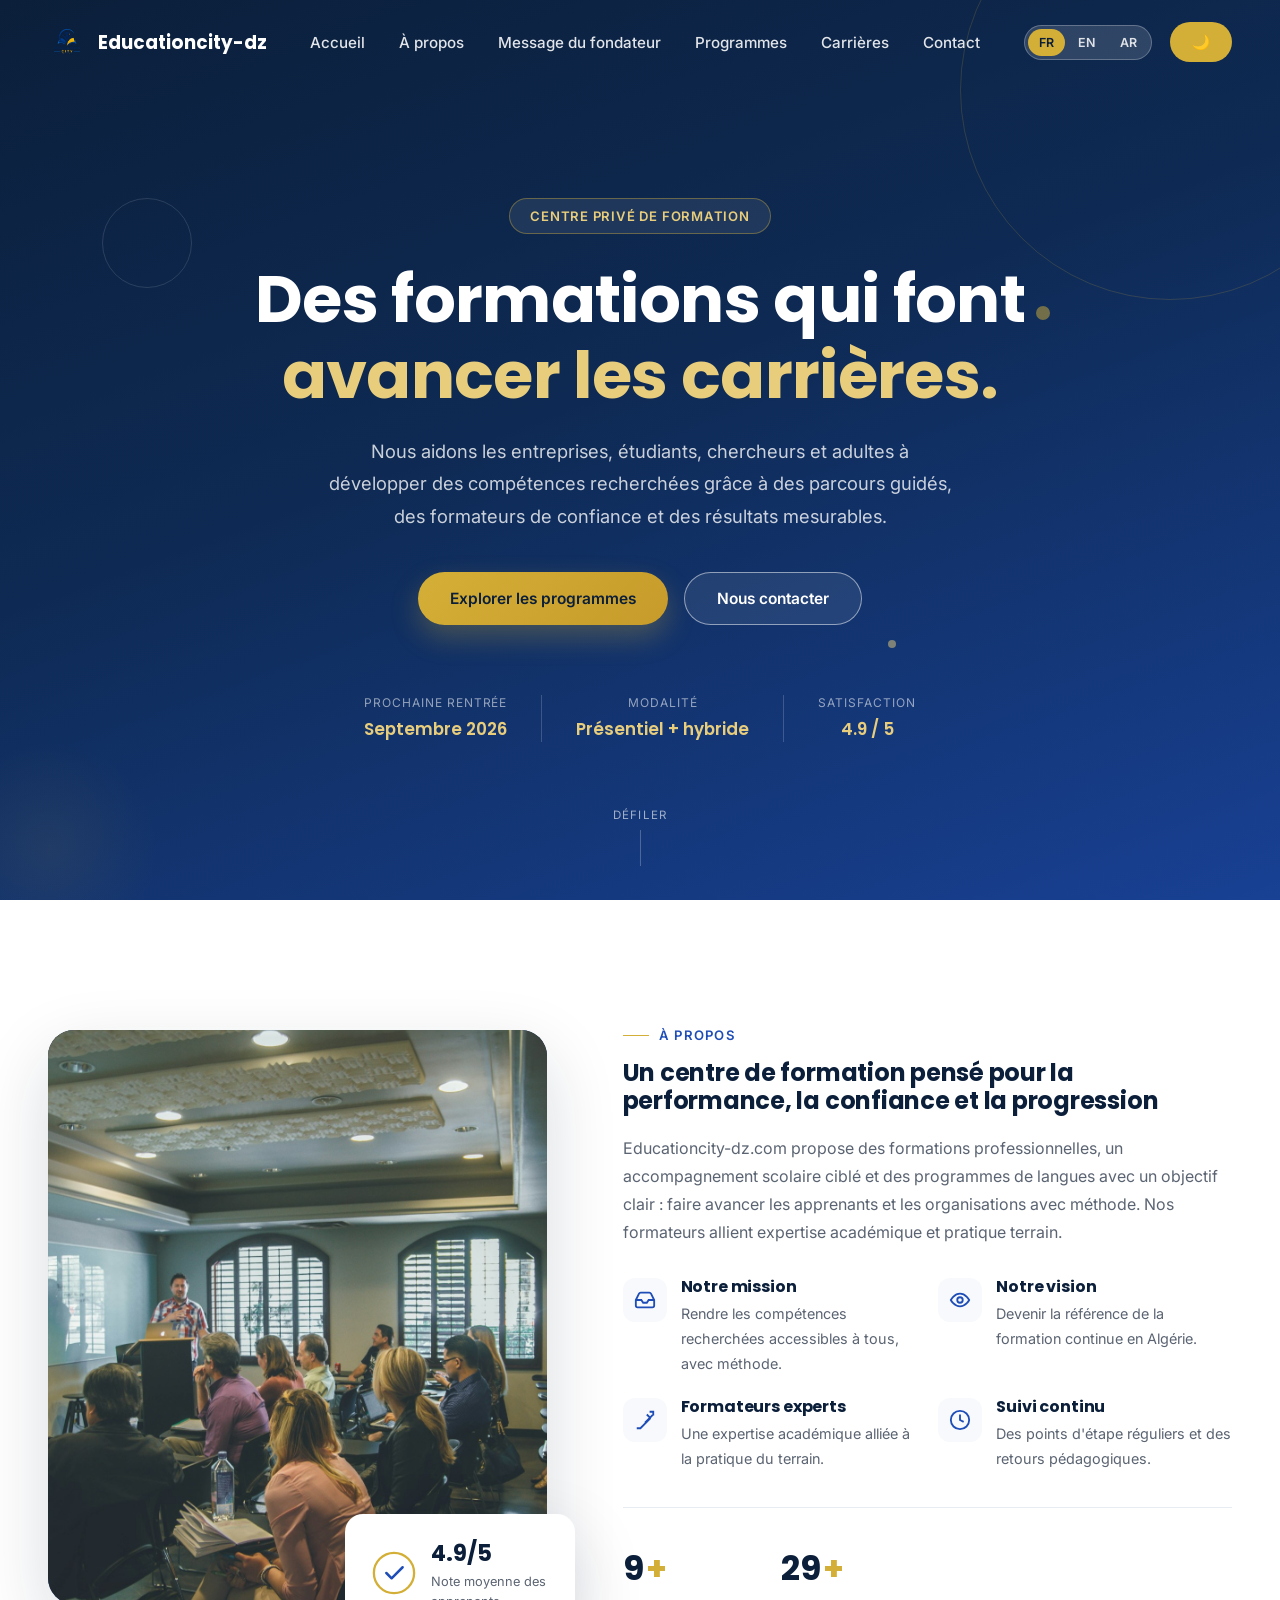
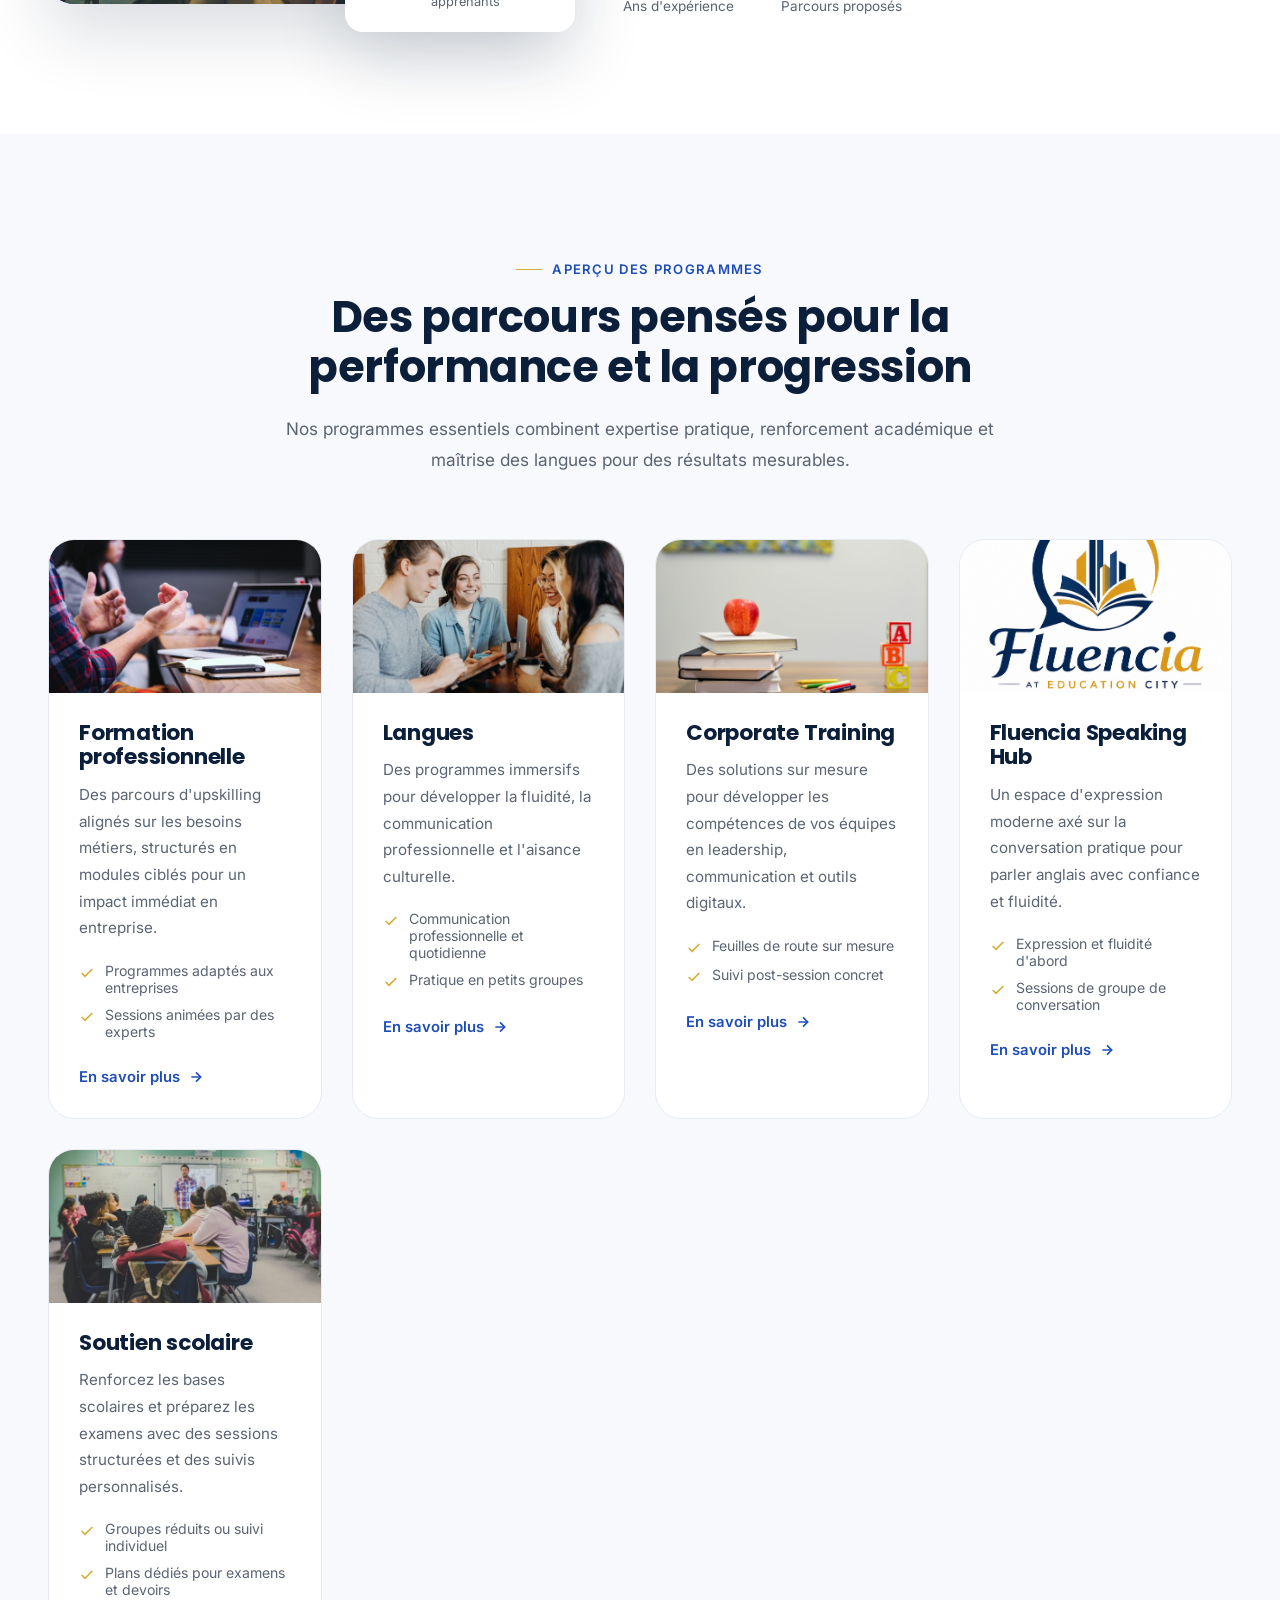
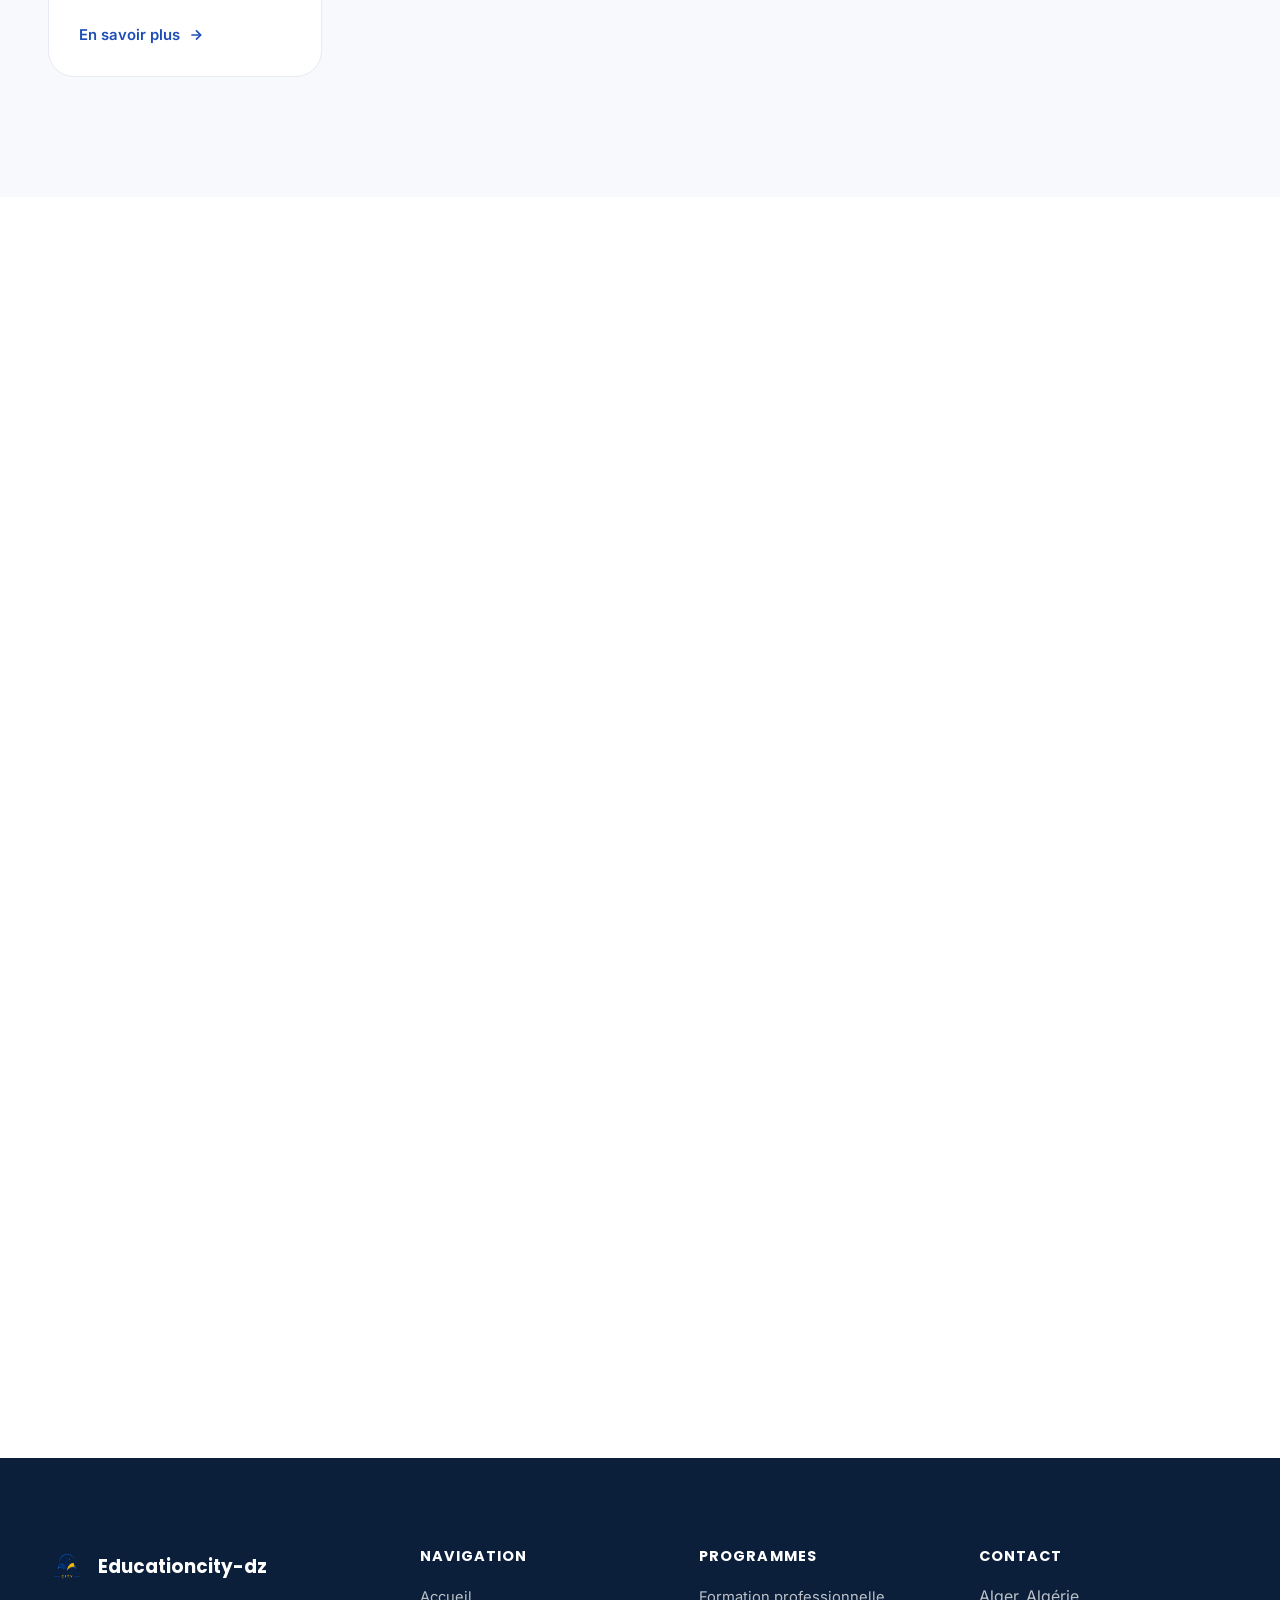
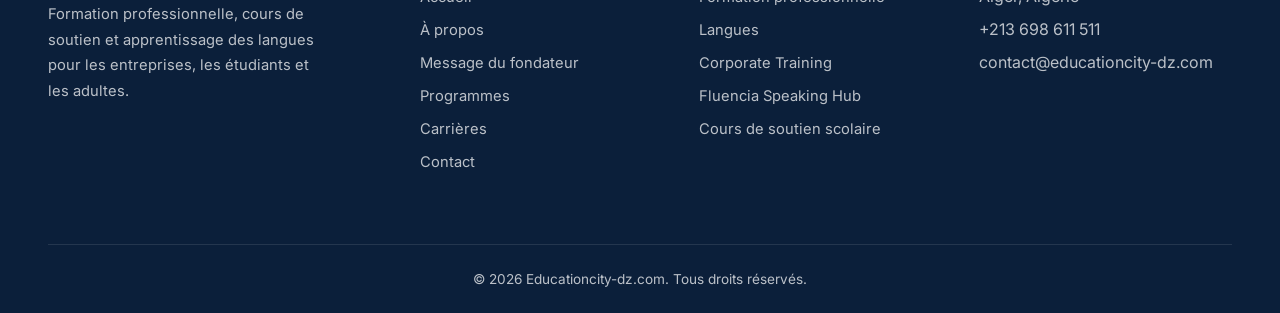
<file: index.html>
<!DOCTYPE html>
<html lang="fr" dir="ltr" data-active-lang="fr">
<head>
<meta charset="UTF-8">
<meta name="viewport" content="width=device-width, initial-scale=1.0">
<title>Educationcity-dz — Formation professionnelle, langues &amp; corporate training</title>
<meta name="description" content="Educationcity-dz.com — Formations professionnelles, apprentissage des langues et corporate training à Alger. Des parcours guidés, des formateurs de confiance et des résultats mesurables.">
<link rel="preconnect" href="https://fonts.googleapis.com">
<link href="https://fonts.googleapis.com/css2?family=Poppins:wght@500;600;700;800&amp;family=Inter:wght@400;500;600;700&amp;display=swap" rel="stylesheet">
<link rel="stylesheet" href="css/style.css">
</head>
<body data-page-title='{"fr": "Educationcity-dz — Formation professionnelle, langues &amp; corporate training", "en": "Educationcity-dz — Professional Training, Languages &amp; Corporate Training", "ar": "إيديوكيشن سيتي — تكوين مهني، لغات وتطوير الشركات"}'>

<div id="loader"><div class="loader-seal"><svg viewBox="0 0 64 64"><circle cx="32" cy="32" r="26"></circle></svg></div></div>
<div id="scroll-progress"></div>

<!-- ============ NAVBAR ============ -->
<header id="navbar">
  <div class="container nav-inner">
    <a href="index.html" class="brand">
      <span class="brand-mark"><img src="EduLogo.png" alt="Educationcity-dz logo"></span>
      Educationcity-dz
    </a>
    <nav>
      <ul class="nav-links" id="nav-links">
        <li><a href="index.html#home"><span data-lang="fr">Accueil</span><span data-lang="en">Home</span><span data-lang="ar">الرئيسية</span></a></li>
        <li><a href="index.html#about"><span data-lang="fr">À propos</span><span data-lang="en">About</span><span data-lang="ar">من نحن</span></a></li>
        <li><a href="founder-message.html"><span data-lang="fr">Message du fondateur</span><span data-lang="en">Founder’s Message</span><span data-lang="ar">رسالة المؤسس</span></a></li>
        <li><a href="index.html#courses"><span data-lang="fr">Programmes</span><span data-lang="en">Courses</span><span data-lang="ar">البرامج</span></a></li>
        <li><a href="careers.html"><span data-lang="fr">Carrières</span><span data-lang="en">Careers</span><span data-lang="ar">الوظائف</span></a></li>
        <li><a href="index.html#contact"><span data-lang="fr">Contact</span><span data-lang="en">Contact</span><span data-lang="ar">اتصل بنا</span></a></li>
      </ul>
    </nav>
    <div class="nav-right">
      <div class="lang-switch">
        <button data-lang-btn="fr">FR</button>
        <button data-lang-btn="en">EN</button>
        <button data-lang-btn="ar">AR</button>
      </div>
      <button id="dark-toggle" class="btn-call" aria-label="Toggle dark mode" aria-pressed="false">
        <span class="theme-ico">🌙</span>
        <!-- 
          <span data-lang="fr">Mode sombre</span>
          <span data-lang="en">Dark</span>
          <span data-lang="ar">الوضع الداكن</span>
        -->
      </button>
      <button class="nav-toggle" id="nav-toggle" aria-label="Menu"><span></span><span></span><span></span></button>
    </div>
  </div>
</header>

<!-- ============ HERO ============ -->
<section class="hero" id="home">
  <div class="hero-shapes">
    <span class="shape s1"></span><span class="shape s2"></span><span class="shape s3"></span>
    <span class="shape s4"></span><span class="shape s5"></span>
  </div>
  <div class="hero-inner">
    <div class="hero-badge">
      <span data-lang="fr">Centre Privé de formation</span>
      <span data-lang="en">Private Training Center</span>
      <span data-lang="ar">مركز خاص للتكوين </span>
    </div>

    <div data-lang="fr">
      <h1>Des formations qui font <em>avancer les carrières.</em></h1>
      <p class="lead">Nous aidons les entreprises, étudiants, chercheurs et adultes à développer des compétences recherchées grâce à des parcours guidés, des formateurs de confiance et des résultats mesurables.</p>
    </div>
    <div data-lang="en">
      <h1>Training that moves <em>careers forward.</em></h1>
      <p class="lead">We help companies, students, researchers and adults build in-demand skills through guided pathways, trusted instructors and measurable results.</p>
    </div>
    <div data-lang="ar">
      <h1>تكوين يدفع <em>مسيرتك المهنية إلى الأمام.</em></h1>
      <p class="lead">نساعد الشركات والطلاب والباحثين والكبار على تطوير مهارات مطلوبة من خلال مسارات موجهة، ومكونين موثوقين، ونتائج قابلة للقياس.</p>
    </div>

    <div class="btn-row">
      <a href="#courses" class="btn btn-primary">
        <span data-lang="fr">Explorer les programmes</span><span data-lang="en">Explore Courses</span><span data-lang="ar">استكشف البرامج</span>
      </a>
      <a href="#contact" class="btn btn-secondary">
        <span data-lang="fr">Nous contacter</span><span data-lang="en">Contact Us</span><span data-lang="ar">اتصل بنا</span>
      </a>
    </div>

    <div class="hero-meta">
      <div class="hero-meta-item">
        <div class="label"><span data-lang="fr">Prochaine rentrée</span><span data-lang="en">Next Intake</span><span data-lang="ar">الدفعة القادمة</span></div>
        <div class="value">
          <span data-lang="fr">Septembre 2026</span><span data-lang="en">September 2026</span><span data-lang="ar">سبتمبر 2026</span>
        </div>
      </div>
      <div class="hero-meta-item">
        <div class="label"><span data-lang="fr">Modalité</span><span data-lang="en">Format</span><span data-lang="ar">الصيغة</span></div>
        <div class="value">
          <span data-lang="fr">Présentiel + hybride</span><span data-lang="en">In-person + hybrid</span><span data-lang="ar">حضوري + مختلط</span>
        </div>
      </div>
      <div class="hero-meta-item">
        <div class="label"><span data-lang="fr">Satisfaction</span><span data-lang="en">Satisfaction</span><span data-lang="ar">الرضا</span></div>
        <div class="value">4.9 / 5</div>
      </div>
    </div>
  </div>

  <div class="scroll-indicator">
    <span data-lang="fr">Défiler</span><span data-lang="en">Scroll</span><span data-lang="ar">التمرير</span>
    <div class="dot-track"></div>
  </div>
</section>

<!-- ============ ABOUT ============ -->

<section class="section" id="about">
  <div class="container about-grid">
    <div class="about-visual reveal-scale">
      <div class="about-visual-frame">
        <img src="aboutUs.jpg" alt="About Educationcity-dz" class="about-visual-img">
        <!-- SVG overlay removed - your image will now show clearly -->
      </div>
      <div class="about-badge-card">
        <span class="seal"><svg viewBox="0 0 48 48"><circle cx="24" cy="24" r="21" fill="none" stroke="#D4AF37" stroke-width="2.4"/><path d="M16 24l5.5 5.5L33 18" fill="none" stroke="#1E4DB7" stroke-width="2.6" stroke-linecap="round" stroke-linejoin="round"/></svg></span>
        <div>
          <strong>4.9/5</strong>
          <span data-lang="fr">Note moyenne des apprenants</span>
          <span data-lang="en">Average learner rating</span>
          <span data-lang="ar">متوسط تقييم المتدربين</span>
        </div>
      </div>
    </div>

    <div class="about-copy reveal">
      <div class="eyebrow"><span data-lang="fr">À propos</span><span data-lang="en">About Us</span><span data-lang="ar">من نحن</span></div>

      <div data-lang="fr">
        <h2>Un centre de formation pensé pour la performance, la confiance et la progression</h2>
        <p>Educationcity-dz.com propose des formations professionnelles, un accompagnement scolaire ciblé et des programmes de langues avec un objectif clair : faire avancer les apprenants et les organisations avec méthode. Nos formateurs allient expertise académique et pratique terrain.</p>
      </div>
      <div data-lang="en">
        <h2>A training centre built for performance, confidence and progress</h2>
        <p>Educationcity-dz.com delivers professional training, focused academic support and language programmes with one clear goal: moving learners and organisations forward with real method. Our instructors combine academic expertise with hands-on practice.</p>
      </div>
      <div data-lang="ar">
        <h2>مركز تكوين مصمم للأداء والثقة والتقدم</h2>
        <p>يقدم Educationcity-dz.com تكوينًا مهنيًا ودعمًا دراسيًا موجهًا وبرامج لغات بهدف واضح: دفع المتعلمين والمؤسسات إلى الأمام بمنهجية واضحة. يجمع مكوّنونا بين الخبرة الأكاديمية والممارسة الميدانية.</p>
      </div>
      <div class="about-features">
        <div class="about-feature">
          <span class="ico"><svg width="22" height="22" viewBox="0 0 24 24" fill="none" stroke="currentColor" stroke-width="2"><path d="M22 12h-6l-2 3h-4l-2-3H2"/><path d="M5.45 5.11 2 12v6a2 2 0 0 0 2 2h16a2 2 0 0 0 2-2v-6l-3.45-6.89A2 2 0 0 0 16.76 4H7.24a2 2 0 0 0-1.79 1.11Z"/></svg></span>
          <div>
            <h4><span data-lang="fr">Notre mission</span><span data-lang="en">Our Mission</span><span data-lang="ar">مهمتنا</span></h4>
            <p><span data-lang="fr">Rendre les compétences recherchées accessibles à tous, avec méthode.</span><span data-lang="en">Make in-demand skills accessible to everyone, with real method.</span><span data-lang="ar">جعل المهارات المطلوبة في متناول الجميع، بمنهجية واضحة.</span></p>
          </div>
        </div>
        <div class="about-feature">
          <span class="ico"><svg width="22" height="22" viewBox="0 0 24 24" fill="none" stroke="currentColor" stroke-width="2"><path d="M2 12s3.5-7 10-7 10 7 10 7-3.5 7-10 7-10-7-10-7Z"/><circle cx="12" cy="12" r="3"/></svg></span>
          <div>
            <h4><span data-lang="fr">Notre vision</span><span data-lang="en">Our Vision</span><span data-lang="ar">رؤيتنا</span></h4>
            <p><span data-lang="fr">Devenir la référence de la formation continue en Algérie.</span><span data-lang="en">Become the benchmark for continuing education in Algeria.</span><span data-lang="ar">أن نكون المرجع في التكوين المستمر بالجزائر.</span></p>
          </div>
        </div>
        <div class="about-feature">
          <span class="ico"><svg width="22" height="22" viewBox="0 0 24 24" fill="none" stroke="currentColor" stroke-width="2"><path d="m12 15 8.5-8.5"/><path d="M17 3h4v4"/><path d="M3 21h4l11-11"/><path d="m14 6 4 4"/></svg></span>
          <div>
            <h4><span data-lang="fr">Formateurs experts</span><span data-lang="en">Expert Instructors</span><span data-lang="ar">مكوّنون خبراء</span></h4>
            <p><span data-lang="fr">Une expertise académique alliée à la pratique du terrain.</span><span data-lang="en">Academic expertise paired with real field practice.</span><span data-lang="ar">خبرة أكاديمية مقترنة بالممارسة الميدانية.</span></p>
          </div>
        </div>
        <div class="about-feature">
          <span class="ico"><svg width="22" height="22" viewBox="0 0 24 24" fill="none" stroke="currentColor" stroke-width="2"><circle cx="12" cy="12" r="10"/><path d="M12 6v6l4 2"/></svg></span>
          <div>
            <h4><span data-lang="fr">Suivi continu</span><span data-lang="en">Ongoing Support</span><span data-lang="ar">متابعة مستمرة</span></h4>
            <p><span data-lang="fr">Des points d'étape réguliers et des retours pédagogiques.</span><span data-lang="en">Regular check-ins and structured pedagogical feedback.</span><span data-lang="ar">نقاط متابعة منتظمة وتقييم بيداغوجي مستمر.</span></p>
          </div>
        </div>
      </div>

      <div class="stats-row">
        <div class="stat"><div class="stat-num" data-count="10"><span class="num-text">0</span><span class="suffix">+</span></div><div class="stat-label"><span data-lang="fr">Ans d'expérience</span><span data-lang="en">Years of Experience</span><span data-lang="ar">سنوات الخبرة</span></div></div>
        <div class="stat"><div class="stat-num" data-count="30"><span class="num-text">0</span><span class="suffix">+</span></div><div class="stat-label"><span data-lang="fr">Parcours proposés</span><span data-lang="en">Courses Offered</span><span data-lang="ar">مسار تكويني</span></div></div>
      </div>
    </div>
  </div>
</section>

<!-- ============ COURSES ============ -->
<section class="section section-light" id="courses">
  <div class="container">
    <div class="section-head center reveal">
      <div class="eyebrow" style="justify-content:center"><span data-lang="fr">Aperçu des programmes</span><span data-lang="en">Course Overview</span><span data-lang="ar">نظرة على البرامج</span></div>
      <h2><span data-lang="fr">Des parcours pensés pour la performance et la progression</span><span data-lang="en">Programmes built for performance and progress</span><span data-lang="ar">برامج مصممة للأداء والتقدم</span></h2>
      <p><span data-lang="fr">Nos programmes essentiels combinent expertise pratique, renforcement académique et maîtrise des langues pour des résultats mesurables.</span><span data-lang="en">Our core programmes combine practical expertise, academic reinforcement and language mastery for measurable results.</span><span data-lang="ar">تجمع برامجنا الأساسية بين الخبرة العملية والتعزيز الأكاديمي وإتقان اللغات لتحقيق نتائج قابلة للقياس.</span></p>
    </div>

    <div class="course-cards stagger">

      <!-- Course 1: Professional Training -->
      <div class="course-card reveal" style="--i:0">
        <div class="course-image">
          <img src="FormationPro.jpg" alt="Professional Training" loading="lazy">
          <div class="course-image-overlay">
            <span class="course-tag" data-lang="fr">Formation Professionnelle</span>
            <span class="course-tag" data-lang="en">Professional Training</span>
            <span class="course-tag" data-lang="ar">التكوين المهني</span>
          </div>
        </div>
        <div class="course-content">
          <h3><span data-lang="fr">Formation professionnelle</span><span data-lang="en">Professional Training</span><span data-lang="ar">التكوين المهني</span></h3>
          <p>
            <span data-lang="fr">Des parcours d'upskilling alignés sur les besoins métiers, structurés en modules ciblés pour un impact immédiat en entreprise.</span>
            <span data-lang="en">Upskilling pathways aligned with real business needs, structured in focused modules for immediate workplace impact.</span>
            <span data-lang="ar">مسارات لتطوير المهارات متوافقة مع احتياجات المهن، منظمة في وحدات مركزة لتأثير فوري في الشركة.</span>
          </p>
          <ul>
            <li><svg viewBox="0 0 24 24" fill="none" stroke="currentColor" stroke-width="2.5"><path d="M20 6 9 17l-5-5"/></svg><span><span data-lang="fr">Programmes adaptés aux entreprises</span><span data-lang="en">Programmes tailored for companies</span><span data-lang="ar">برامج مصممة خصيصًا للشركات</span></span></li>
            <li><svg viewBox="0 0 24 24" fill="none" stroke="currentColor" stroke-width="2.5"><path d="M20 6 9 17l-5-5"/></svg><span><span data-lang="fr">Sessions animées par des experts</span><span data-lang="en">Sessions led by expert trainers</span><span data-lang="ar">جلسات يقودها خبراء</span></span></li>
          </ul>
          <a href="academic-support.html" class="card-link">
            <span data-lang="fr">En savoir plus</span><span data-lang="en">Learn More</span><span data-lang="ar">اعرف المزيد</span>
            <svg viewBox="0 0 24 24" fill="none" stroke="currentColor" stroke-width="2.5"><path d="M5 12h14"/><path d="m12 5 7 7-7 7"/></svg>
          </a>
        </div>
      </div>

      <!-- Course 2: Languages -->
      <div class="course-card reveal" style="--i:1">
        <div class="course-image">
          <img src="Language.jpg" alt="Languages" loading="lazy">
          <div class="course-image-overlay">
            <span class="course-tag" data-lang="fr">Apprentissage des Langues</span>
            <span class="course-tag" data-lang="en">Languages</span>
            <span class="course-tag" data-lang="ar">تعلم اللغات</span>
          </div>
        </div>
        <div class="course-content">
          <h3><span data-lang="fr">Langues</span><span data-lang="en">Languages</span><span data-lang="ar">اللغات</span></h3>
          <p>
            <span data-lang="fr">Des programmes immersifs pour développer la fluidité, la communication professionnelle et l'aisance culturelle.</span>
            <span data-lang="en">Immersive programmes to build fluency, professional communication and cultural confidence.</span>
            <span data-lang="ar">برامج تفاعلية لتطوير الطلاقة والتواصل المهني والثقة الثقافية.</span>
          </p>
          <ul>
            <li><svg viewBox="0 0 24 24" fill="none" stroke="currentColor" stroke-width="2.5"><path d="M20 6 9 17l-5-5"/></svg><span><span data-lang="fr">Communication professionnelle et quotidienne</span><span data-lang="en">Professional & everyday communication</span><span data-lang="ar">تواصل مهني ويومي</span></span></li>
            <li><svg viewBox="0 0 24 24" fill="none" stroke="currentColor" stroke-width="2.5"><path d="M20 6 9 17l-5-5"/></svg><span><span data-lang="fr">Pratique en petits groupes</span><span data-lang="en">Small-group practice</span><span data-lang="ar">تدريب في مجموعات صغيرة</span></span></li>
          </ul>
          <a href="languages.html" class="card-link">
            <span data-lang="fr">En savoir plus</span><span data-lang="en">Learn More</span><span data-lang="ar">اعرف المزيد</span>
            <svg viewBox="0 0 24 24" fill="none" stroke="currentColor" stroke-width="2.5"><path d="M5 12h14"/><path d="m12 5 7 7-7 7"/></svg>
          </a>
        </div>
      </div>

      <!-- Course 3: Corporate Training -->
      <div class="course-card reveal" style="--i:2">
        <div class="course-image">
          <img src="COOP.jpg" alt="Corporate Training" loading="lazy">
          <div class="course-image-overlay">
            <span class="course-tag" data-lang="fr">Cours de Soutien Scolaire</span>
            <span class="course-tag" data-lang="en">Corporate Training</span>
            <span class="course-tag" data-lang="ar">تكوين الشركات</span>
          </div>
        </div>
        <div class="course-content">
          <h3><span data-lang="fr">Corporate Training</span><span data-lang="en">Corporate Training</span><span data-lang="ar">تكوين الشركات</span></h3>
          <p>
            <span data-lang="fr">Des solutions sur mesure pour développer les compétences de vos équipes en leadership, communication et outils digitaux.</span>
            <span data-lang="en">Tailor-made solutions to grow your teams' leadership, communication and digital skills.</span>
            <span data-lang="ar">حلول مصممة خصيصًا لتطوير مهارات فرقكم في القيادة والتواصل والأدوات الرقمية.</span>
          </p>
          <ul>
            <li><svg viewBox="0 0 24 24" fill="none" stroke="currentColor" stroke-width="2.5"><path d="M20 6 9 17l-5-5"/></svg><span><span data-lang="fr">Feuilles de route sur mesure</span><span data-lang="en">Custom learning roadmaps</span><span data-lang="ar">خطط تكوين مخصصة</span></span></li>
            <li><svg viewBox="0 0 24 24" fill="none" stroke="currentColor" stroke-width="2.5"><path d="M20 6 9 17l-5-5"/></svg><span><span data-lang="fr">Suivi post-session concret</span><span data-lang="en">Concrete post-session follow-up</span><span data-lang="ar">متابعة ملموسة بعد الجلسات</span></span></li>
          </ul>
          <a href="corporate-training.html" class="card-link">
            <span data-lang="fr">En savoir plus</span><span data-lang="en">Learn More</span><span data-lang="ar">اعرف المزيد</span>
            <svg viewBox="0 0 24 24" fill="none" stroke="currentColor" stroke-width="2.5"><path d="M5 12h14"/><path d="m12 5 7 7-7 7"/></svg>
          </a>
        </div>
      </div>

      <!-- Course 4: Fluencia -->
      <div class="course-card reveal" style="--i:3">
        <div class="course-image">
          <img src="Fluencia.jpeg" alt="Fluencia Speaking Hub" loading="lazy">
          <div class="course-image-overlay">
            <span class="course-tag" data-lang="fr">Fluencia  Speaking Hub</span>
            <span class="course-tag" data-lang="en">Fluencia  Speaking Hub</span>
            <span class="course-tag" data-lang="ar">Fluencia  محادثة</span>
          </div>
        </div>
        <div class="course-content">
          <h3><span data-lang="fr">Fluencia Speaking Hub</span><span data-lang="en">Fluencia Speaking Hub</span><span data-lang="ar">فلوينسيا محادثة</span></h3>
          <p>
            <span data-lang="fr">Un espace d'expression moderne axé sur la conversation pratique pour parler anglais avec confiance et fluidité.</span>
            <span data-lang="en">A modern speaking hub focused on active conversation practice to speak English with confidence and fluency.</span>
            <span data-lang="ar">مركز محادثة حديث يركز على الممارسة النشطة للتحدث باللغة الإنجليزية بثقة وطلاقة.</span>
          </p>
          <ul>
            <li><svg viewBox="0 0 24 24" fill="none" stroke="currentColor" stroke-width="2.5"><path d="M20 6 9 17l-5-5"/></svg><span><span data-lang="fr">Expression et fluidité d'abord</span><span data-lang="en">Speaking and fluency first</span><span data-lang="ar">التركيز على الطلاقة والتحدث</span></span></li>
            <li><svg viewBox="0 0 24 24" fill="none" stroke="currentColor" stroke-width="2.5"><path d="M20 6 9 17l-5-5"/></svg><span><span data-lang="fr">Sessions de groupe de conversation</span><span data-lang="en">Interactive speaking sessions</span><span data-lang="ar">جلسات محادثة تفاعلية</span></span></li>
          </ul>
          <a href="fluencia.html" class="card-link">
            <span data-lang="fr">En savoir plus</span><span data-lang="en">Learn More</span><span data-lang="ar">اعرف المزيد</span>
            <svg viewBox="0 0 24 24" fill="none" stroke="currentColor" stroke-width="2.5"><path d="M5 12h14"/><path d="m12 5 7 7-7 7"/></svg>
          </a>
        </div>
      </div>
      <!-- Course 5: Academic Support Classes -->
      <div class="course-card reveal" style="--i:4">
        <div class="course-image">
          <img src="Academic Support Classes.jpg" alt="Academic Support Classes" loading="lazy">
          <div class="course-image-overlay">
            <span class="course-tag" data-lang="fr">Cours de soutien scolaire</span>
            <span class="course-tag" data-lang="en">Academic Support Classes</span>
            <span class="course-tag" data-lang="ar">الدعم الدراسي</span>
          </div>
        </div>
        <div class="course-content">
          <h3><span data-lang="fr">Soutien scolaire</span><span data-lang="en">Academic Support Classes</span><span data-lang="ar">الدعم الدراسي</span></h3>
          <p>
            <span data-lang="fr">Renforcez les bases scolaires et préparez les examens avec des sessions structurées et des suivis personnalisés.</span>
            <span data-lang="en">Strengthen academic fundamentals and prepare for exams with structured sessions and personalised follow-up.</span>
            <span data-lang="ar">عزّزوا الأساسيات الدراسية واستعدوا للامتحانات مع جلسات منظمة ومتابعة مخصصة.</span>
          </p>
          <ul>
            <li><svg viewBox="0 0 24 24" fill="none" stroke="currentColor" stroke-width="2.5"><path d="M20 6 9 17l-5-5"/></svg><span><span data-lang="fr">Groupes réduits ou suivi individuel</span><span data-lang="en">Small groups or one-to-one</span><span data-lang="ar">مجموعات صغيرة أو متابعة فردية</span></span></li>
            <li><svg viewBox="0 0 24 24" fill="none" stroke="currentColor" stroke-width="2.5"><path d="M20 6 9 17l-5-5"/></svg><span><span data-lang="fr">Plans dédiés pour examens et devoirs</span><span data-lang="en">Exam & homework-focused plans</span><span data-lang="ar">خطط مخصصة للامتحانات والواجبات</span></span></li>
          </ul>
          <a href="academic-support.html" class="card-link">
            <span data-lang="fr">En savoir plus</span><span data-lang="en">Learn More</span><span data-lang="ar">اعرف المزيد</span>
            <svg viewBox="0 0 24 24" fill="none" stroke="currentColor" stroke-width="2.5"><path d="M5 12h14"/><path d="m12 5 7 7-7 7"/></svg>
          </a>
        </div>
      </div>
    </div>
  </div>
</section>

<!-- ============ SERVICES DETAIL ============ 
<section class="section">
  <div class="container">
    <div class="section-head reveal">
      <div class="eyebrow"><span data-lang="fr">Services de formation</span><span data-lang="en">Training Services</span><span data-lang="ar">خدمات التكوين</span></div>
      <h2><span data-lang="fr">Des parcours concrets pour progresser avec confiance</span><span data-lang="en">Concrete pathways to progress with confidence</span><span data-lang="ar">مسارات ملموسة للتقدم بثقة</span></h2>
    </div>

    <div class="service-row reveal">
      <div class="service-media">
        <span class="tag"><span data-lang="fr">Entreprises</span><span data-lang="en">Companies</span><span data-lang="ar">الشركات</span></span>
        <h3><span data-lang="fr">Formation professionnelle</span><span data-lang="en">Professional Training</span><span data-lang="ar">التكوين المهني</span></h3>
        <p style="color:rgba(255,255,255,.72);margin:0">
          <span data-lang="fr">Développez les compétences de vos équipes avec des parcours ciblés en leadership, communication et outils digitaux.</span>
          <span data-lang="en">Build your teams' skills with focused pathways in leadership, communication and digital tools.</span>
          <span data-lang="ar">طوّروا مهارات فرقكم من خلال مسارات مركزة في القيادة والتواصل والأدوات الرقمية.</span>
        </p>
      </div>
      <div class="service-body">
        <h4><span data-lang="fr">Ce qui est inclus</span><span data-lang="en">What's included</span><span data-lang="ar">ما الذي تتضمنه</span></h4>
        <ul>
          <li><span data-lang="fr">Formats sur site ou hybrides</span><span data-lang="en">On-site or hybrid formats</span><span data-lang="ar">صيغ حضورية أو مختلطة</span></li>
          <li><span data-lang="fr">Feuilles de route sur mesure</span><span data-lang="en">Custom roadmaps</span><span data-lang="ar">خطط مخصصة</span></li>
          <li><span data-lang="fr">Suivi post-session concret</span><span data-lang="en">Concrete post-session follow-up</span><span data-lang="ar">متابعة ملموسة بعد الجلسات</span></li>
        </ul>
      </div>
    </div>

    <div class="service-row reveal">
      <div class="service-media">
        <span class="tag"><span data-lang="fr">Scolaires</span><span data-lang="en">Students</span><span data-lang="ar">الطلاب</span></span>
        <h3><span data-lang="fr">Cours de soutien</span><span data-lang="en">Academic Support</span><span data-lang="ar">الدعم الدراسي</span></h3>
        <p style="color:rgba(255,255,255,.72);margin:0">
          <span data-lang="fr">Renforcez les bases scolaires avec des cours d'accompagnement pour les élèves et étudiants.</span>
          <span data-lang="en">Strengthen academic fundamentals with structured support for students at every level.</span>
          <span data-lang="ar">عزّزوا الأساسيات الدراسية من خلال دروس دعم للتلاميذ والطلبة.</span>
        </p>
      </div>
      <div class="service-body">
        <h4><span data-lang="fr">Ce qui est inclus</span><span data-lang="en">What's included</span><span data-lang="ar">ما الذي تتضمنه</span></h4>
        <ul>
          <li><span data-lang="fr">Consolidation des cours et devoirs</span><span data-lang="en">Course & homework reinforcement</span><span data-lang="ar">تعزيز الدروس والواجبات</span></li>
          <li><span data-lang="fr">Petits groupes ou suivi individuel</span><span data-lang="en">Small groups or one-to-one</span><span data-lang="ar">مجموعات صغيرة أو متابعة فردية</span></li>
          <li><span data-lang="fr">Plans dédiés aux examens</span><span data-lang="en">Dedicated exam-prep plans</span><span data-lang="ar">خطط مخصصة للامتحانات</span></li>
        </ul>
      </div>
    </div>

    <div class="service-row reveal">
      <div class="service-media">
        <span class="tag"><span data-lang="fr">Progression</span><span data-lang="en">Progression</span><span data-lang="ar">التقدم</span></span>
        <h3><span data-lang="fr">Apprentissage des langues</span><span data-lang="en">Language Learning</span><span data-lang="ar">تعلم اللغات</span></h3>
        <p style="color:rgba(255,255,255,.72);margin:0">
          <span data-lang="fr">Développez des compétences de communication utiles pour les études, le travail et la vie quotidienne.</span>
          <span data-lang="en">Build communication skills useful for study, work and everyday life.</span>
          <span data-lang="ar">طوّروا مهارات تواصل مفيدة للدراسة والعمل والحياة اليومية.</span>
        </p>
      </div>
      <div class="service-body">
        <h4><span data-lang="fr">Ce qui est inclus</span><span data-lang="en">What's included</span><span data-lang="ar">ما الذي تتضمنه</span></h4>
        <ul>
          <li><span data-lang="fr">Expression et fluidité</span><span data-lang="en">Fluency & expression</span><span data-lang="ar">الطلاقة والتعبير</span></li>
          <li><span data-lang="fr">Formats soirées &amp; week-end</span><span data-lang="en">Evening & weekend formats</span><span data-lang="ar">صيغ مسائية وعطلة الأسبوع</span></li>
          <li><span data-lang="fr">Communication professionnelle</span><span data-lang="en">Professional communication</span><span data-lang="ar">تواصل مهني</span></li>
        </ul>
      </div>
    </div>
  </div>
</section>
-->
<!-- ============ AUDIENCE ============ 
<section class="section section-light">
  <div class="container">
    <div class="section-head center reveal">
      <div class="eyebrow" style="justify-content:center"><span data-lang="fr">Publics accompagnés</span><span data-lang="en">Who We Support</span><span data-lang="ar">الفئات المستهدفة</span></div>
      <h2><span data-lang="fr">Des parcours pensés pour celles et ceux qui en ont le plus besoin</span><span data-lang="en">Programmes built for those who need them most</span><span data-lang="ar">برامج مصممة لمن هم بأمس الحاجة إليها</span></h2>
    </div>

    <div class="audience-grid stagger">
      <div class="audience-card reveal" style="--i:0">
        <div class="num">01</div>
        <h3><span data-lang="fr">Entreprises</span><span data-lang="en">Companies</span><span data-lang="ar">الشركات</span></h3>
        <p><span data-lang="fr">Développez des équipes performantes avec des compétences mesurables.</span><span data-lang="en">Build high-performing teams with measurable skills.</span><span data-lang="ar">طوّروا فرقًا عالية الأداء بمهارات قابلة للقياس.</span></p>
        <ul>
          <li><span data-lang="fr">Communication, leadership et expertise métier</span><span data-lang="en">Communication, leadership & job expertise</span><span data-lang="ar">التواصل والقيادة والخبرة المهنية</span></li>
          <li><span data-lang="fr">Créneaux flexibles, sur site ou hybrides</span><span data-lang="en">Flexible on-site or hybrid slots</span><span data-lang="ar">مواعيد مرنة، حضورية أو مختلطة</span></li>
        </ul>
        <div class="audience-cta">
          <span><span data-lang="fr">Besoin d'un plan entreprise ?</span><span data-lang="en">Need a company plan?</span><span data-lang="ar">هل تحتاجون خطة للشركة؟</span></span>
          <a href="#contact">→</a>
        </div>
      </div>
      <div class="audience-card reveal" style="--i:1">
        <div class="num">02</div>
        <h3><span data-lang="fr">Scolaires &amp; étudiants</span><span data-lang="en">Students</span><span data-lang="ar">الطلاب والتلاميذ</span></h3>
        <p><span data-lang="fr">Réussissez vos examens, certifications et objectifs académiques.</span><span data-lang="en">Succeed in your exams, certifications and academic goals.</span><span data-lang="ar">حققوا النجاح في الامتحانات والشهادات والأهداف الأكاديمية.</span></p>
        <ul>
          <li><span data-lang="fr">Soutien ciblé pour cours et examens</span><span data-lang="en">Focused course & exam support</span><span data-lang="ar">دعم مركز للدروس والامتحانات</span></li>
          <li><span data-lang="fr">Coaching en petits groupes</span><span data-lang="en">Small-group coaching</span><span data-lang="ar">تدريب في مجموعات صغيرة</span></li>
        </ul>
        <div class="audience-cta">
          <span><span data-lang="fr">Prêt à progresser ?</span><span data-lang="en">Ready to progress?</span><span data-lang="ar">مستعدون للتقدم؟</span></span>
          <a href="#contact">→</a>
        </div>
      </div>
      <div class="audience-card reveal" style="--i:2">
        <div class="num">03</div>
        <h3><span data-lang="fr">Apprenants adultes</span><span data-lang="en">Adult Learners</span><span data-lang="ar">المتعلمون الكبار</span></h3>
        <p><span data-lang="fr">Acquérez de nouvelles compétences pour évoluer professionnellement.</span><span data-lang="en">Gain new skills to advance professionally.</span><span data-lang="ar">اكتسبوا مهارات جديدة للتطور المهني.</span></p>
        <ul>
          <li><span data-lang="fr">Formations concrètes et orientées métier</span><span data-lang="en">Practical, job-oriented training</span><span data-lang="ar">تكوين عملي وموجه نحو المهنة</span></li>
          <li><span data-lang="fr">Créneaux soirée et week-end</span><span data-lang="en">Evening & weekend slots</span><span data-lang="ar">مواعيد مسائية وعطلة الأسبوع</span></li>
        </ul>
        <div class="audience-cta">
          <span><span data-lang="fr">Vous souhaitez vous perfectionner ?</span><span data-lang="en">Want to upskill?</span><span data-lang="ar">تريدون تطوير مهاراتكم؟</span></span>
          <a href="#contact">→</a>
        </div>
      </div>
    </div>
  </div>
</section>
-->
<!-- ============ TESTIMONIALS ============ 
<section class="section">
  <div class="container">
    <div class="section-head center reveal">
      <div class="eyebrow" style="justify-content:center"><span data-lang="fr">Approuvé par les apprenants</span><span data-lang="en">Trusted by Learners</span><span data-lang="ar">موثوق من طرف المتعلمين</span></div>
      <h2><span data-lang="fr">Des résultats concrets avec Educationcity-dz</span><span data-lang="en">Real results with Educationcity-dz</span><span data-lang="ar">نتائج ملموسة مع Educationcity-dz</span></h2>
    </div>
    <p class="rating-line reveal"><span class="stars">★★★★★</span>
      <span data-lang="fr">4,9/5 selon les cohortes récentes</span>
      <span data-lang="en">4.9/5 based on recent cohorts</span>
      <span data-lang="ar">4.9/5 وفقًا للدفعات الأخيرة</span>
    </p>

    <div class="testi-grid stagger">
      <div class="testi-card reveal" style="--i:0">
        <div class="testi-quote">"</div>
        <p>
          <span data-lang="fr">Nos équipes ont acquis des compétences de communication concrètes en quelques semaines. Notre personnel se sent désormais à l'aise pour gérer des réunions clients en anglais.</span>
          <span data-lang="en">Our teams gained real communication skills in just a few weeks. Our staff now feel confident running client meetings in English.</span>
          <span data-lang="ar">اكتسبت فرقنا مهارات تواصل ملموسة خلال أسابيع قليلة. أصبح موظفونا الآن مرتاحين في إدارة اجتماعات العملاء باللغة الإنجليزية.</span>
        </p>
        <div class="testi-person">
          <div class="testi-avatar">AL</div>
          <div><strong>Amine L.</strong><span><span data-lang="fr">Responsable formation RH, Alger</span><span data-lang="en">HR Training Manager, Algiers</span><span data-lang="ar">مسؤول تكوين الموارد البشرية، الجزائر</span></span></div>
        </div>
        <span class="testi-tag"><span data-lang="fr">Montée en compétences</span><span data-lang="en">Upskilling</span><span data-lang="ar">تطوير المهارات</span></span>
      </div>

      <div class="testi-card reveal" style="--i:1">
        <div class="testi-quote">"</div>
        <p>
          <span data-lang="fr">Les séances de soutien m'ont aidée à organiser ma recherche et à présenter avec assurance — exactement ce qu'il me fallait avant ma soutenance.</span>
          <span data-lang="en">The support sessions helped me organise my research and present with confidence — exactly what I needed before my defence.</span>
          <span data-lang="ar">ساعدتني جلسات الدعم على تنظيم بحثي والعرض بثقة — تمامًا ما كنت أحتاجه قبل مناقشتي.</span>
        </p>
        <div class="testi-person">
          <div class="testi-avatar">SB</div>
          <div><strong>Sara B.</strong><span><span data-lang="fr">Étudiante en master, Oran</span><span data-lang="en">Master's student, Oran</span><span data-lang="ar">طالبة ماستر، وهران</span></span></div>
        </div>
        <span class="testi-tag"><span data-lang="fr">Soutien académique</span><span data-lang="en">Academic Support</span><span data-lang="ar">الدعم الأكاديمي</span></span>
      </div>

      <div class="testi-card reveal" style="--i:2">
        <div class="testi-quote">"</div>
        <p>
          <span data-lang="fr">J'ai concilié mon travail et les cours du soir sans difficulté. Je me sens enfin à l'aise avec de nouveaux outils numériques au travail.</span>
          <span data-lang="en">I balanced my job and evening classes with no trouble. I finally feel confident with new digital tools at work.</span>
          <span data-lang="ar">وفّقت بين عملي والدروس المسائية دون صعوبة. أصبحت أخيرًا مرتاحة مع الأدوات الرقمية الجديدة في العمل.</span>
        </p>
        <div class="testi-person">
          <div class="testi-avatar">NK</div>
          <div><strong>Nadia K.</strong><span><span data-lang="fr">Apprenante adulte, Blida</span><span data-lang="en">Adult learner, Blida</span><span data-lang="ar">متعلمة كبيرة، البليدة</span></span></div>
        </div>
        <span class="testi-tag"><span data-lang="fr">Développement professionnel</span><span data-lang="en">Professional Development</span><span data-lang="ar">التطوير المهني</span></span>
      </div>
    </div>
  </div>
</section>
-->
<!--
=========== FAQ ============

<section class="section section-light">
  <div class="container faq-wrap">
    <div class="faq-side reveal">
      <div class="eyebrow" style="color:var(--gold-soft)"><span data-lang="fr">Questions fréquentes</span><span data-lang="en">FAQ</span><span data-lang="ar">الأسئلة الشائعة</span></div>
      <h3><span data-lang="fr">Votre parcours commence ici</span><span data-lang="en">Your journey starts here</span><span data-lang="ar">رحلتك تبدأ من هنا</span></h3>
      <p><span data-lang="fr">Partagez vos objectifs et nous proposerons le programme et le planning les plus pertinents.</span><span data-lang="en">Share your goals and we'll suggest the most relevant programme and schedule.</span><span data-lang="ar">شاركونا أهدافكم وسنقترح البرنامج والجدول الأنسب.</span></p>
      <a href="#contact" class="btn btn-primary" style="margin-top:10px">
        <span data-lang="fr">Demander une consultation</span><span data-lang="en">Request a Consultation</span><span data-lang="ar">اطلب استشارة</span>
      </a>
    </div>

    <div class="faq-list reveal">
      <div class="faq-item open">
        <button class="faq-q"><span><span data-lang="fr">Quels domaines de formation proposez-vous ?</span><span data-lang="en">What training areas do you offer?</span><span data-lang="ar">ما هي مجالات التكوين التي تقدمونها؟</span></span><span class="plus"></span></button>
        <div class="faq-a" style="max-height:200px">
          <p><span data-lang="fr">Compétences professionnelles, langues, formation corporate, préparation d'examens et soutien académique. Nous adaptons chaque parcours à votre niveau et vos objectifs.</span><span data-lang="en">Professional skills, languages, corporate training, exam prep and academic support. Every pathway is adapted to your level and goals.</span><span data-lang="ar">المهارات المهنية، اللغات، تكوين الشركات، التحضير للامتحانات والدعم الأكاديمي. نُكيّف كل مسار حسب مستواكم وأهدافكم.</span></p>
        </div>
      </div>
      <div class="faq-item">
        <button class="faq-q"><span><span data-lang="fr">À qui s'adressent les programmes ?</span><span data-lang="en">Who are the programmes for?</span><span data-lang="ar">لمن موجهة البرامج؟</span></span><span class="plus"></span></button>
        <div class="faq-a">
          <p><span data-lang="fr">Aux équipes d'entreprise, aux étudiants universitaires et aux adultes en reconversion. Nous ajustons le mode, le rythme et les résultats à votre profil.</span><span data-lang="en">Company teams, university students and adults in career transition. We adjust format, pace and outcomes to your profile.</span><span data-lang="ar">لفرق الشركات، طلاب الجامعات، والكبار في مسار إعادة التأهيل المهني. نُكيّف الصيغة والوتيرة والنتائج حسب ملفكم.</span></p>
        </div>
      </div>
      <div class="faq-item">
        <button class="faq-q"><span><span data-lang="fr">Comment fonctionne la réservation de cours ?</span><span data-lang="en">How does course booking work?</span><span data-lang="ar">كيف يتم حجز الدورات؟</span></span><span class="plus"></span></button>
        <div class="faq-a">
          <p><span data-lang="fr">Envoyez une demande avec vos disponibilités. Notre équipe confirme les créneaux, recommande les options et sécurise votre place.</span><span data-lang="en">Send a request with your availability. Our team confirms slots, recommends options and secures your place.</span><span data-lang="ar">أرسلوا طلبًا مع تواريخ توفركم. يؤكد فريقنا المواعيد، ويقترح الخيارات، ويحجز مكانكم.</span></p>
        </div>
      </div>
      <div class="faq-item">
        <button class="faq-q"><span><span data-lang="fr">Quel est le processus d'inscription en ligne ?</span><span data-lang="en">What's the online enrolment process?</span><span data-lang="ar">ما هي عملية التسجيل عبر الإنترنت؟</span></span><span class="plus"></span></button>
        <div class="faq-a">
          <p><span data-lang="fr">Remplissez le formulaire, choisissez votre programme et téléversez les documents requis. Nous validons et confirmons sous un jour ouvré.</span><span data-lang="en">Fill in the form, choose your programme and upload the required documents. We confirm within one business day.</span><span data-lang="ar">املؤوا الاستمارة، اختاروا برنامجكم، وارفعوا الوثائق المطلوبة. نؤكد التسجيل خلال يوم عمل واحد.</span></p>
        </div>
      </div>
      <div class="faq-item">
        <button class="faq-q"><span><span data-lang="fr">Proposez-vous des cours de langues et du soutien scolaire ?</span><span data-lang="en">Do you offer language courses and academic support?</span><span data-lang="ar">هل تقدمون دورات لغات ودعمًا دراسيًا؟</span></span><span class="plus"></span></button>
        <div class="faq-a">
          <p><span data-lang="fr">Oui. Nous offrons des parcours linguistiques structurés et un soutien académique ciblé pour renforcer la préparation aux examens.</span><span data-lang="en">Yes. We offer structured language pathways and focused academic support to strengthen exam preparation.</span><span data-lang="ar">نعم. نقدم مسارات لغوية منظمة ودعمًا أكاديميًا مركزًا لتعزيز التحضير للامتحانات.</span></p>
        </div>
      </div>
    </div>
  </div>
</section>

-->

<!-- ============ CTA BANNER ============ 
<section class="section tight">
  <div class="container">
    <div class="cta-banner reveal-scale">
      <h2><span data-lang="fr">Prêt à passer à l'étape suivante ?</span><span data-lang="en">Ready for the next step?</span><span data-lang="ar">مستعدون للخطوة التالية؟</span></h2>
      <p><span data-lang="fr">Dites-nous ce dont vous avez besoin, nous répondrons avec un plan clair et utile sous 24 heures.</span><span data-lang="en">Tell us what you need — we'll respond with a clear, useful plan within 24 hours.</span><span data-lang="ar">أخبرونا بما تحتاجونه، وسنرد بخطة واضحة ومفيدة خلال 24 ساعة.</span></p>
      <div class="btn-row">
        <a href="#contact" class="btn btn-primary"><span data-lang="fr">Réserver un cours</span><span data-lang="en">Book a Course</span><span data-lang="ar">احجز دورة</span></a>
        <a href="#contact" class="btn btn-secondary"><span data-lang="fr">Demander un accompagnement</span><span data-lang="en">Get Enrolment Help</span><span data-lang="ar">اطلب مساعدة للتسجيل</span></a>
      </div>
    </div>
  </div>
</section>
-->
<!-- ============ CONTACT ============ -->
<section class="section" id="contact">
  <div class="container">
    <div class="section-head center reveal">
      <div class="eyebrow" style="justify-content:center"><span data-lang="fr">Contact &amp; inscription</span><span data-lang="en">Contact & Enrolment</span><span data-lang="ar">الاتصال والتسجيل</span></div>
      <h2><span data-lang="fr">Réservez un cours ou obtenez un accompagnement</span><span data-lang="en">Book a course or get enrolment guidance</span><span data-lang="ar">احجزوا دورة أو احصلوا على مرافقة للتسجيل</span></h2>
    </div>

    <div class="contact-grid">
      <div class="contact-info-card reveal">
        <h3><span data-lang="fr">Informations de contact</span><span data-lang="en">Contact Information</span><span data-lang="ar">معلومات الاتصال</span></h3>
        <p style="color:rgba(255,255,255,.65)">
          <span data-lang="fr">Des réponses claires sous 24 heures par un conseiller pédagogique.</span>
          <span data-lang="en">Clear answers within 24 hours from an education advisor.</span>
          <span data-lang="ar">إجابات واضحة خلال 24 ساعة من طرف مستشار تربوي.</span>
        </p>

        <div class="contact-line">
          <span class="ico"><svg width="18" height="18" viewBox="0 0 24 24" fill="none" stroke="currentColor" stroke-width="2"><path d="M22 16.92v3a2 2 0 0 1-2.18 2 19.79 19.79 0 0 1-8.63-3.07 19.5 19.5 0 0 1-6-6 19.79 19.79 0 0 1-3.07-8.67A2 2 0 0 1 4.11 2h3a2 2 0 0 1 2 1.72c.127.96.361 1.903.7 2.81a2 2 0 0 1-.45 2.11L8.09 9.91a16 16 0 0 0 6 6l1.27-1.27a2 2 0 0 1 2.11-.45c.907.339 1.85.573 2.81.7A2 2 0 0 1 22 16.92Z"/></svg></span>
          <div><strong><span data-lang="fr">Téléphone</span><span data-lang="en">Phone</span><span data-lang="ar">الهاتف</span></strong><span>+213 698 611 511</span></div>
        </div>
        <div class="contact-line">
          <span class="ico"><svg width="18" height="18" viewBox="0 0 24 24" fill="none" stroke="currentColor" stroke-width="2"><rect x="2" y="4" width="20" height="16" rx="2"/><path d="m22 7-10 5L2 7"/></svg></span>
          <div><strong>Email</strong><span>contact@educationcity-dz.com</span></div>
        </div>
        <div class="contact-line">
          <span class="ico"><svg width="18" height="18" viewBox="0 0 24 24" fill="none" stroke="currentColor" stroke-width="2"><path d="M20 10c0 6-8 12-8 12s-8-6-8-12a8 8 0 0 1 16 0Z"/><circle cx="12" cy="10" r="3"/></svg></span>
          <div><strong><span data-lang="fr">Localisation</span><span data-lang="en">Location</span><span data-lang="ar">الموقع</span></strong><span><span data-lang="fr">Birkhadem, Alger, Algérie</span><span data-lang="en">Birkhadem, Alger, Algeria</span><span data-lang="ar">الجزائر العاصمة، الجزائر</span></span></div>
        </div>
        <div class="contact-line">
          <span class="ico"><svg width="18" height="18" viewBox="0 0 24 24" fill="none" stroke="currentColor" stroke-width="2"><circle cx="12" cy="12" r="10"/><path d="M12 6v6l4 2"/></svg></span>
          <div><strong><span data-lang="fr">Horaires</span><span data-lang="en">Business Hours</span><span data-lang="ar">أوقات العمل</span></strong><span><span data-lang="fr">Sam–Jeu, 9h00–19h30</span><span data-lang="en">Sat–Thu, 9:00 AM–7:30 PM</span><span data-lang="ar">السبت–الخميس، 9:00–19:30</span></span></div>
        </div>

        <div class="social-row">
          <a href="https://www.facebook.com/share/1cTGyeF3ae/?mibextid=wwXIfr" aria-label="Facebook"><svg width="16" height="16" viewBox="0 0 24 24" fill="currentColor"><path d="M22 12a10 10 0 1 0-11.6 9.9v-7H7.9V12h2.5V9.8c0-2.5 1.5-3.9 3.8-3.9 1.1 0 2.2.2 2.2.2v2.4h-1.3c-1.2 0-1.6.8-1.6 1.6V12h2.8l-.4 2.9h-2.4v7A10 10 0 0 0 22 12Z"/></svg></a>
          <a href="https://www.instagram.com/educationcity.dz?igsh=MXBoYXpnczZueTFqYg==" target="_blank" rel="noopener noreferrer" aria-label="Instagram"><svg width="16" height="16" viewBox="0 0 24 24" fill="none" stroke="currentColor" stroke-width="2"><rect x="2" y="2" width="20" height="20" rx="5"/><circle cx="12" cy="12" r="4"/><circle cx="17.5" cy="6.5" r="1"/></svg></a>
          <a href="https://www.linkedin.com/company/educationcity-dz/?viewAsMember=true" target="_blank" rel="noopener noreferrer" aria-label="LinkedIn"><svg width="16" height="16" viewBox="0 0 24 24" fill="currentColor"><path d="M6.94 5a2 2 0 1 1-4-.002 2 2 0 0 1 4 .002ZM7 8.48H3V21h4V8.48Zm6.32 0H9.34V21h3.94v-6.57c0-3.66 4.77-3.96 4.77 0V21H22v-7.93c0-6.17-7.06-5.94-8.68-2.91V8.48Z"/></svg></a>
        </div>

        <div class="map-box" data-map-box>
          <iframe
            id="location-map"
            src="https://www.google.com/maps?q=36.7222392,3.0315218&z=16&t=m&output=embed"
            loading="lazy"
            referrerpolicy="no-referrer-when-downgrade"
            allowfullscreen
            title="Location on Google Maps"
          ></iframe>
        </div>
      </div>

      <div class="form-card reveal">
        <h3><span data-lang="fr">Envoyer une demande</span><span data-lang="en">Send an Inquiry</span><span data-lang="ar">إرسال طلب</span></h3>
        <p><span data-lang="fr">Des conseils rapides sur les horaires, les niveaux et les prochaines classes disponibles.</span><span data-lang="en">Quick guidance on schedules, levels and upcoming available classes.</span><span data-lang="ar">نصائح سريعة حول الجداول والمستويات والدورات القادمة المتاحة.</span></p>

        <form action="https://formspree.io/f/mdaqkvrz" method="POST">
  <div class="form-row">
    <div class="field">
      <label><span data-lang="fr">Nom complet</span><span data-lang="en">Full Name</span><span data-lang="ar">الاسم الكامل</span></label>
      <input type="text" name="name" required>
    </div>
    <div class="field">
      <label><span data-lang="fr">Téléphone</span><span data-lang="en">Phone Number</span><span data-lang="ar">رقم الهاتف</span></label>
      <input type="tel" name="phone" required>
    </div>
  </div>
  <div class="field">
    <label>Email</label>
    <input type="email" name="_replyto" required>
  </div>
  <div class="field">
    <label><span data-lang="fr">Message</span><span data-lang="en">Message</span><span data-lang="ar">الرسالة</span></label>
    <textarea name="message" required></textarea>
  </div>
  <button type="submit" class="btn btn-primary" style="width:100%">
    <span data-lang="fr">Envoyer la demande</span><span data-lang="en">Send Inquiry</span><span data-lang="ar">إرسال الطلب</span>
  </button>
</form>


        <div class="form-success">
          <svg viewBox="0 0 24 24" fill="none" stroke="#25693B" stroke-width="2.4"><path d="M20 6 9 17l-5-5"/></svg>
          <span>
            <span data-lang="fr">Merci ! Votre demande a bien été envoyée, nous vous répondrons sous 24h.</span>
            <span data-lang="en">Thank you! Your request has been sent — we'll get back to you within 24h.</span>
            <span data-lang="ar">شكرًا لكم! تم إرسال طلبكم بنجاح، سنرد عليكم خلال 24 ساعة.</span>
          </span>
        </div>
      </div>
    </div>
  </div>
</section>

<!-- ============ FOOTER ============ -->
<footer>
  <div class="container">
    <div class="footer-grid">
      <div class="footer-brand">
        <div class="brand">
          <span class="brand-mark"><img src="EduLogo.png" alt="Educationcity-dz logo"></span>
          Educationcity-dz
        </div>
        <p>
          <span data-lang="fr">Formation professionnelle, cours de soutien et apprentissage des langues pour les entreprises, les étudiants et les adultes.</span>
          <span data-lang="en">Professional training, academic support and language learning for companies, students and adults.</span>
          <span data-lang="ar">تكوين مهني، دعم دراسي وتعلم اللغات للشركات والطلاب والكبار.</span>
        </p>
      </div>
      <div>
        <h4><span data-lang="fr">Navigation</span><span data-lang="en">Navigation</span><span data-lang="ar">التنقل</span></h4>
        <ul class="flinks">
          <li><a href="index.html#home"><span data-lang="fr">Accueil</span><span data-lang="en">Home</span><span data-lang="ar">الرئيسية</span></a></li>
          <li><a href="index.html#about"><span data-lang="fr">À propos</span><span data-lang="en">About</span><span data-lang="ar">من نحن</span></a></li>
          <li><a href="founder-message.html"><span data-lang="fr">Message du fondateur</span><span data-lang="en">Founder’s Message</span><span data-lang="ar">رسالة المؤسس</span></a></li>
          <li><a href="index.html#courses"><span data-lang="fr">Programmes</span><span data-lang="en">Courses</span><span data-lang="ar">البرامج</span></a></li>
          <li><a href="careers.html"><span data-lang="fr">Carrières</span><span data-lang="en">Careers</span><span data-lang="ar">الوظائف</span></a></li>
          <li><a href="index.html#contact"><span data-lang="fr">Contact</span><span data-lang="en">Contact</span><span data-lang="ar">اتصل بنا</span></a></li>
        </ul>
      </div>
      <div>
        <h4><span data-lang="fr">Programmes</span><span data-lang="en">Courses</span><span data-lang="ar">البرامج</span></h4>
        <ul class="flinks">
          <li><a href="formation-professionnelle.html"><span data-lang="fr">Formation professionnelle</span><span data-lang="en">Professional Training</span><span data-lang="ar">التكوين المهني</span></a></li>
          <li><a href="languages.html"><span data-lang="fr">Langues</span><span data-lang="en">Languages</span><span data-lang="ar">اللغات</span></a></li>
          <li><a href="corporate-training.html"><span data-lang="fr">Corporate Training</span><span data-lang="en">Corporate Training</span><span data-lang="ar">تكوين الشركات</span></a></li>
          <li><a href="fluencia.html"><span data-lang="fr">Fluencia Speaking Hub</span><span data-lang="en">Fluencia Speaking Hub</span><span data-lang="ar">فلوينسيا محادثة</span></a></li>
          <li><a href="academic-support.html"><span data-lang="fr">Cours de soutien scolaire</span><span data-lang="en">Academic Support</span><span data-lang="ar">الدعم الدراسي</span></a></li>
        </ul>
      </div>
      <div>
        <h4><span data-lang="fr">Contact</span><span data-lang="en">Contact</span><span data-lang="ar">اتصل بنا</span></h4>
        <ul class="flinks">
          <li><span data-lang="fr">Alger, Algérie</span><span data-lang="en">Algiers, Algeria</span><span data-lang="ar">الجزائر العاصمة</span></li>
          <li>+213 698 611 511</li>
          <li>contact@educationcity-dz.com</li>
        </ul>
      </div>
    </div>

    <div class="footer-bottom">
      <span style="display:block;text-align:center;width:100%">© 2026 Educationcity-dz.com. <span data-lang="fr">Tous droits réservés.</span><span data-lang="en">All rights reserved.</span><span data-lang="ar">جميع الحقوق محفوظة.</span></span>
    </div>
  </div>
</footer>

<button id="back-to-top" aria-label="Back to top"><svg viewBox="0 0 24 24" fill="none" stroke="currentColor" stroke-width="2.5"><path d="M12 19V5"/><path d="m5 12 7-7 7 7"/></svg></button>

<script src="js/main.js"></script>
</body>
</html>
</file>
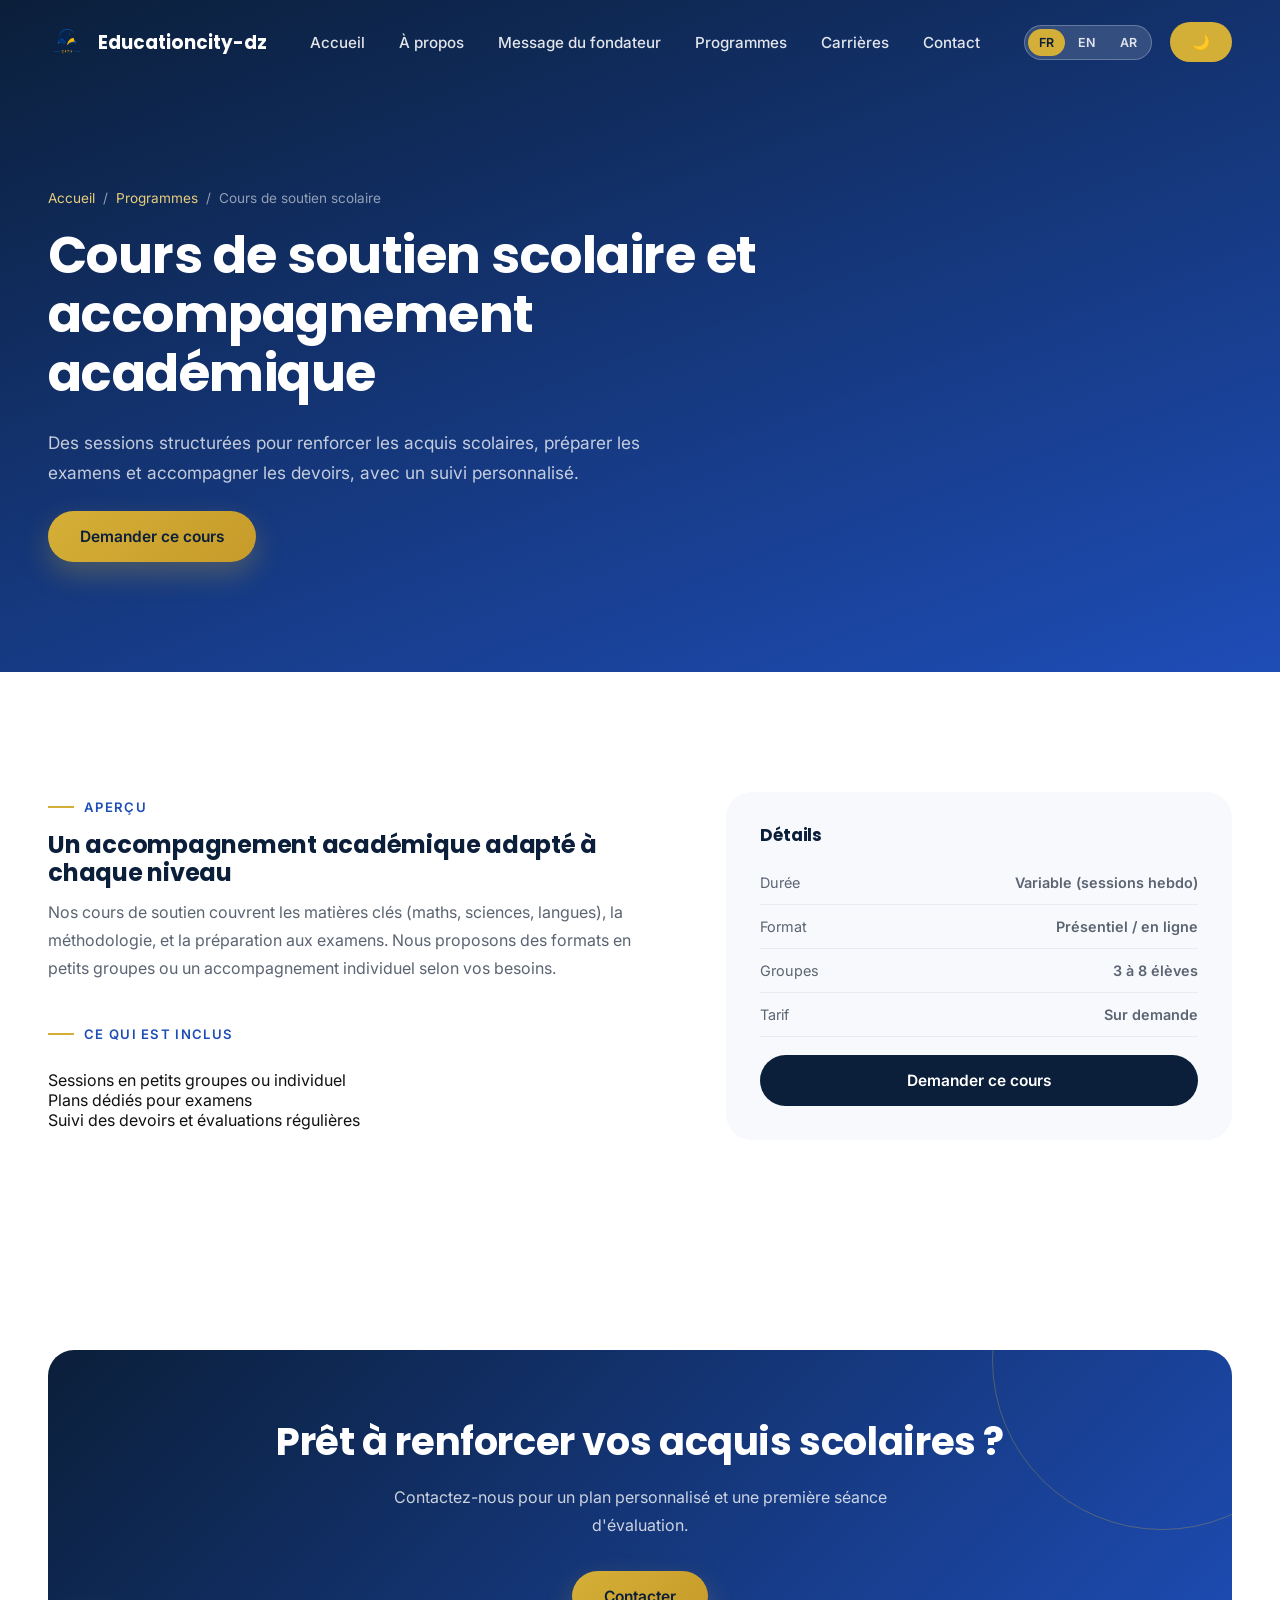
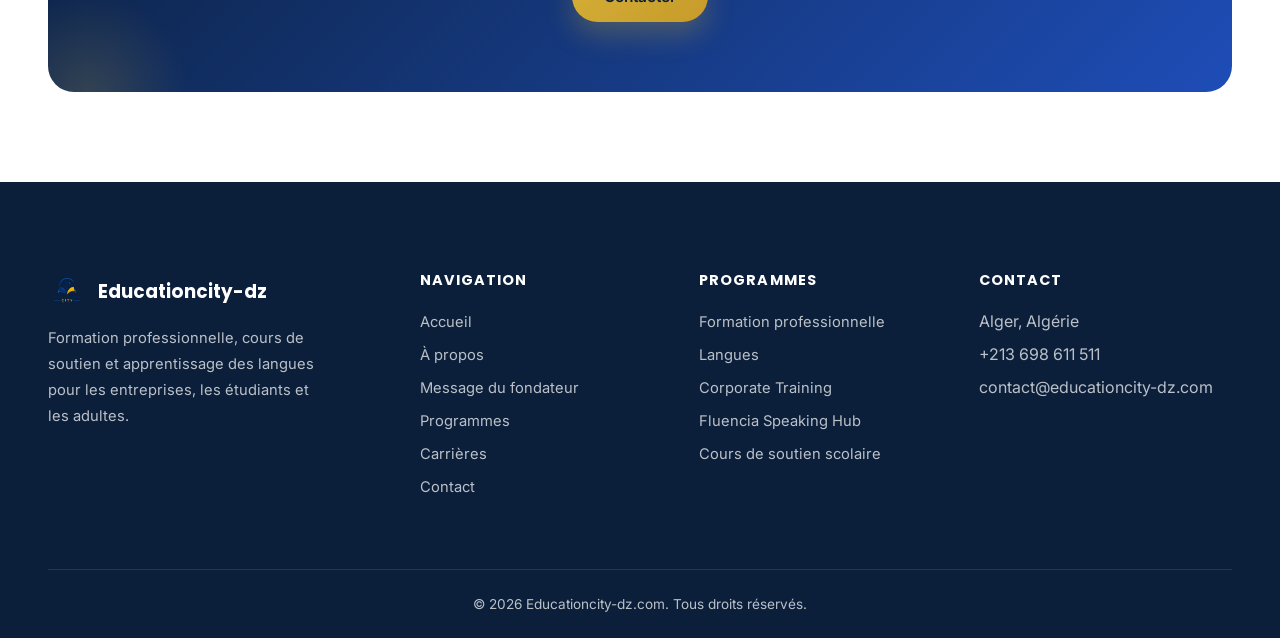
<file: academic-support.html>
<!DOCTYPE html>
<html lang="fr" dir="ltr" data-active-lang="fr">
<head>
<meta charset="UTF-8">
<meta name="viewport" content="width=device-width, initial-scale=1.0">
<title>Cours de soutien scolaire — Educationcity-dz</title>
<meta name="description" content="Cours de soutien scolaire et accompagnement académique pour élèves et étudiants — Educationcity-dz.com">
<link rel="preconnect" href="https://fonts.googleapis.com">
<link href="https://fonts.googleapis.com/css2?family=Poppins:wght@500;600;700;800&amp;family=Inter:wght@400;500;600;700&amp;display=swap" rel="stylesheet">
<link rel="stylesheet" href="css/style.css">
</head>
<body data-page-title='{"fr": "Cours de soutien scolaire — Educationcity-dz", "en": "Academic Support Classes — Educationcity-dz", "ar": "الدعم الدراسي — إيديوكيشن سيتي"}'>

<div id="loader"><div class="loader-seal"><svg viewBox="0 0 64 64"><circle cx="32" cy="32" r="26"></circle></svg></div></div>
<div id="scroll-progress"></div>

<header id="navbar">
  <div class="container nav-inner">
    <a href="index.html" class="brand">
      <span class="brand-mark"><img src="EduLogo.png" alt="Educationcity-dz logo"></span>
      Educationcity-dz
    </a>
    <nav>
      <ul class="nav-links" id="nav-links">
        <li><a href="index.html#home"><span data-lang="fr">Accueil</span><span data-lang="en">Home</span><span data-lang="ar">الرئيسية</span></a></li>
        <li><a href="index.html#about"><span data-lang="fr">À propos</span><span data-lang="en">About</span><span data-lang="ar">من نحن</span></a></li>
        <li><a href="founder-message.html"><span data-lang="fr">Message du fondateur</span><span data-lang="en">Founder’s Message</span><span data-lang="ar">رسالة المؤسس</span></a></li>
        <li><a href="index.html#courses"><span data-lang="fr">Programmes</span><span data-lang="en">Courses</span><span data-lang="ar">البرامج</span></a></li>
        <li><a href="careers.html"><span data-lang="fr">Carrières</span><span data-lang="en">Careers</span><span data-lang="ar">الوظائف</span></a></li>
        <li><a href="index.html#contact"><span data-lang="fr">Contact</span><span data-lang="en">Contact</span><span data-lang="ar">اتصل بنا</span></a></li>
      </ul>
    </nav>
    <div class="nav-right">
      <div class="lang-switch">
        <button data-lang-btn="fr">FR</button>
        <button data-lang-btn="en">EN</button>
        <button data-lang-btn="ar">AR</button>
      </div>
      <button id="dark-toggle" class="btn-call" aria-label="Toggle dark mode" aria-pressed="false">
        <span class="theme-ico">🌙</span>
      </button>
      <button class="nav-toggle" id="nav-toggle" aria-label="Menu"><span></span><span></span><span></span></button>
    </div>
  </div>
</header>

<section class="page-hero">
  <div class="container">
    <div class="breadcrumb">
      <a href="index.html"><span data-lang="fr">Accueil</span><span data-lang="en">Home</span><span data-lang="ar">الرئيسية</span></a>
      <span>/</span>
      <a href="index.html#courses"><span data-lang="fr">Programmes</span><span data-lang="en">Courses</span><span data-lang="ar">البرامج</span></a>
      <span>/</span>
      <span><span data-lang="fr">Cours de soutien scolaire</span><span data-lang="en">Academic Support Classes</span><span data-lang="ar">الدعم الدراسي</span></span>
    </div>
    <h1>
      <span data-lang="fr">Cours de soutien scolaire et accompagnement académique</span>
      <span data-lang="en">Academic support classes & exam preparation</span>
      <span data-lang="ar">دروس دعم دراسي والتحضير للامتحانات</span>
    </h1>
    <p>
      <span data-lang="fr">Des sessions structurées pour renforcer les acquis scolaires, préparer les examens et accompagner les devoirs, avec un suivi personnalisé.</span>
      <span data-lang="en">Structured sessions to strengthen school fundamentals, prepare for exams and support homework, with personalised follow-up.</span>
      <span data-lang="ar">جلسات منظمة لتعزيز الأساسيات الدراسية والتحضير للامتحانات ودعم الواجبات مع متابعة مخصصة.</span>
    </p>
    <div class="btn-row" style="margin-top:22px">
      <a href="#contact-cta" class="btn btn-primary"><span data-lang="fr">Demander ce cours</span><span data-lang="en">Request this course</span><span data-lang="ar">اطلب هذا الدورة</span></a>
    </div>
  </div>
</section>

<section class="section">
  <div class="container two-col">
    <div class="reveal">
      <div class="eyebrow"><span data-lang="fr">Aperçu</span><span data-lang="en">Overview</span><span data-lang="ar">نظرة عامة</span></div>
      <h2><span data-lang="fr">Un accompagnement académique adapté à chaque niveau</span><span data-lang="en">Academic support tailored to every level</span><span data-lang="ar">دعم أكاديمي مخصص لكل مستوى</span></h2>
      <div data-lang="fr"><p>Nos cours de soutien couvrent les matières clés (maths, sciences, langues), la méthodologie, et la préparation aux examens. Nous proposons des formats en petits groupes ou un accompagnement individuel selon vos besoins.</p></div>
      <div data-lang="en"><p>Our academic support covers core subjects (math, science, languages), study skills and exam prep. We offer small-group formats or one-to-one tutoring to suit your needs.</p></div>
      <div data-lang="ar"><p>يغطي دعمنا الأكاديمي المواد الأساسية (الرياضيات، العلوم، اللغات)، مهارات الدراسة والتحضير للامتحانات. نقدم مجموعات صغيرة أو متابعة فردية حسب الحاجة.</p></div>

      <div class="eyebrow" style="margin-top:28px"><span data-lang="fr">Ce qui est inclus</span><span data-lang="en">What's included</span><span data-lang="ar">ما الذي تتضمنه</span></div>
      <ul style="margin-top:12px">
        <li><span data-lang="fr">Sessions en petits groupes ou individuel</span><span data-lang="en">Small-group or one-to-one sessions</span><span data-lang="ar">جلسات مجموعات صغيرة أو فردية</span></li>
        <li><span data-lang="fr">Plans dédiés pour examens</span><span data-lang="en">Exam-focused study plans</span><span data-lang="ar">خطط دراسية مخصصة للامتحانات</span></li>
        <li><span data-lang="fr">Suivi des devoirs et évaluations régulières</span><span data-lang="en">Homework support and regular assessments</span><span data-lang="ar">دعم الواجبات وتقييمات منتظمة</span></li>
      </ul>
    </div>

    <div class="side-card reveal">
      <h4><span data-lang="fr">Détails</span><span data-lang="en">Details</span><span data-lang="ar">التفاصيل</span></h4>
      <div class="row"><span><span data-lang="fr">Durée</span><span data-lang="en">Duration</span><span data-lang="ar">المدة</span></span><span><span data-lang="fr">Variable (sessions hebdo)</span><span data-lang="en">Variable (weekly sessions)</span><span data-lang="ar">متغيرة (جلسات أسبوعية)</span></span></div>
      <div class="row"><span><span data-lang="fr">Format</span><span data-lang="en">Format</span><span data-lang="ar">الصيغة</span></span><span><span data-lang="fr">Présentiel / en ligne</span><span data-lang="en">In-person / online</span><span data-lang="ar">حضوري / عبر الإنترنت</span></span></div>
      <div class="row"><span><span data-lang="fr">Groupes</span><span data-lang="en">Group Size</span><span data-lang="ar">حجم المجموعة</span></span><span><span data-lang="fr">3 à 8 élèves</span><span data-lang="en">3 to 8 learners</span><span data-lang="ar">3 إلى 8 طلاب</span></span></div>
      <div class="row"><span><span data-lang="fr">Tarif</span><span data-lang="en">Pricing</span><span data-lang="ar">التسعير</span></span><span><span data-lang="fr">Sur demande</span><span data-lang="en">On request</span><span data-lang="ar">حسب الطلب</span></span></div>
      <a href="index.html#contact" class="btn btn-dark" style="width:100%;margin-top:18px"><span data-lang="fr">Demander ce cours</span><span data-lang="en">Request this course</span><span data-lang="ar">اطلب هذا الدورة</span></a>
    </div>
  </div>
</section>

<section class="section tight" id="contact-cta">
  <div class="container">
    <div class="cta-banner reveal-scale">
      <h2><span data-lang="fr">Prêt à renforcer vos acquis scolaires ?</span><span data-lang="en">Ready to strengthen academic fundamentals?</span><span data-lang="ar">هل أنتم مستعدون لتعزيز المكتسبات الدراسية؟</span></h2>
      <p><span data-lang="fr">Contactez-nous pour un plan personnalisé et une première séance d'évaluation.</span><span data-lang="en">Contact us for a personalised plan and an initial assessment session.</span><span data-lang="ar">اتصلوا بنا للحصول على خطة مخصصة وجلسة تقييم أولية.</span></p>
      <div class="btn-row">
        <a href="index.html#contact" class="btn btn-primary"><span data-lang="fr">Contacter</span><span data-lang="en">Contact</span><span data-lang="ar">اتصل بنا</span></a>
      </div>
    </div>
  </div>
</section>

<!-- Footer copied from other pages -->
<footer>
  <div class="container">
    <div class="footer-grid">
      <div class="footer-brand">
        <div class="brand">
          <span class="brand-mark"><img src="EduLogo.png" alt="Educationcity-dz logo"></span>
          Educationcity-dz
        </div>
        <p>
          <span data-lang="fr">Formation professionnelle, cours de soutien et apprentissage des langues pour les entreprises, les étudiants et les adultes.</span>
          <span data-lang="en">Professional training, academic support and language learning for companies, students and adults.</span>
          <span data-lang="ar">تكوين مهني، دعم دراسي وتعلم اللغات للشركات والطلاب والكبار.</span>
        </p>
      </div>
      <div>
        <h4><span data-lang="fr">Navigation</span><span data-lang="en">Navigation</span><span data-lang="ar">التنقل</span></h4>
        <ul class="flinks">
          <li><a href="index.html#home"><span data-lang="fr">Accueil</span><span data-lang="en">Home</span><span data-lang="ar">الرئيسية</span></a></li>
          <li><a href="index.html#about"><span data-lang="fr">À propos</span><span data-lang="en">About</span><span data-lang="ar">من نحن</span></a></li>
          <li><a href="founder-message.html"><span data-lang="fr">Message du fondateur</span><span data-lang="en">Founder’s Message</span><span data-lang="ar">رسالة المؤسس</span></a></li>
          <li><a href="index.html#courses"><span data-lang="fr">Programmes</span><span data-lang="en">Courses</span><span data-lang="ar">البرامج</span></a></li>
          <li><a href="careers.html"><span data-lang="fr">Carrières</span><span data-lang="en">Careers</span><span data-lang="ar">الوظائف</span></a></li>
          <li><a href="index.html#contact"><span data-lang="fr">Contact</span><span data-lang="en">Contact</span><span data-lang="ar">اتصل بنا</span></a></li>
        </ul>
      </div>
      <div>
        <h4><span data-lang="fr">Programmes</span><span data-lang="en">Courses</span><span data-lang="ar">البرامج</span></h4>
        <ul class="flinks">
          <li><a href="formation-professionnelle.html"><span data-lang="fr">Formation professionnelle</span><span data-lang="en">Professional Training</span><span data-lang="ar">التكوين المهني</span></a></li>
          <li><a href="languages.html"><span data-lang="fr">Langues</span><span data-lang="en">Languages</span><span data-lang="ar">اللغات</span></a></li>
          <li><a href="corporate-training.html"><span data-lang="fr">Corporate Training</span><span data-lang="en">Corporate Training</span><span data-lang="ar">تكوين الشركات</span></a></li>
          <li><a href="fluencia.html"><span data-lang="fr">Fluencia Speaking Hub</span><span data-lang="en">Fluencia Speaking Hub</span><span data-lang="ar">فلوينسيا محادثة</span></a></li>
          <li><a href="academic-support.html"><span data-lang="fr">Cours de soutien scolaire</span><span data-lang="en">Academic Support</span><span data-lang="ar">الدعم الدراسي</span></a></li>
        </ul>
      </div>
      <div>
        <h4><span data-lang="fr">Contact</span><span data-lang="en">Contact</span><span data-lang="ar">اتصل بنا</span></h4>
        <ul class="flinks">
          <li><span data-lang="fr">Alger, Algérie</span><span data-lang="en">Algiers, Algeria</span><span data-lang="ar">الجزائر العاصمة</span></li>
          <li>+213 698 611 511</li>
          <li>contact@educationcity-dz.com</li>
        </ul>
      </div>
    </div>

    <div class="footer-bottom">
      <span style="display:block;text-align:center;width:100%">© 2026 Educationcity-dz.com. <span data-lang="fr">Tous droits réservés.</span><span data-lang="en">All rights reserved.</span><span data-lang="ar">جميع الحقوق محفوظة.</span></span>
    </div>
  </div>
</footer>

<button id="back-to-top" aria-label="Back to top"><svg viewBox="0 0 24 24" fill="none" stroke="currentColor" stroke-width="2.5"><path d="M12 19V5"/><path d="m5 12 7-7 7 7"/></svg></button>
<script src="js/main.js"></script>
</body>
</html>
</file>
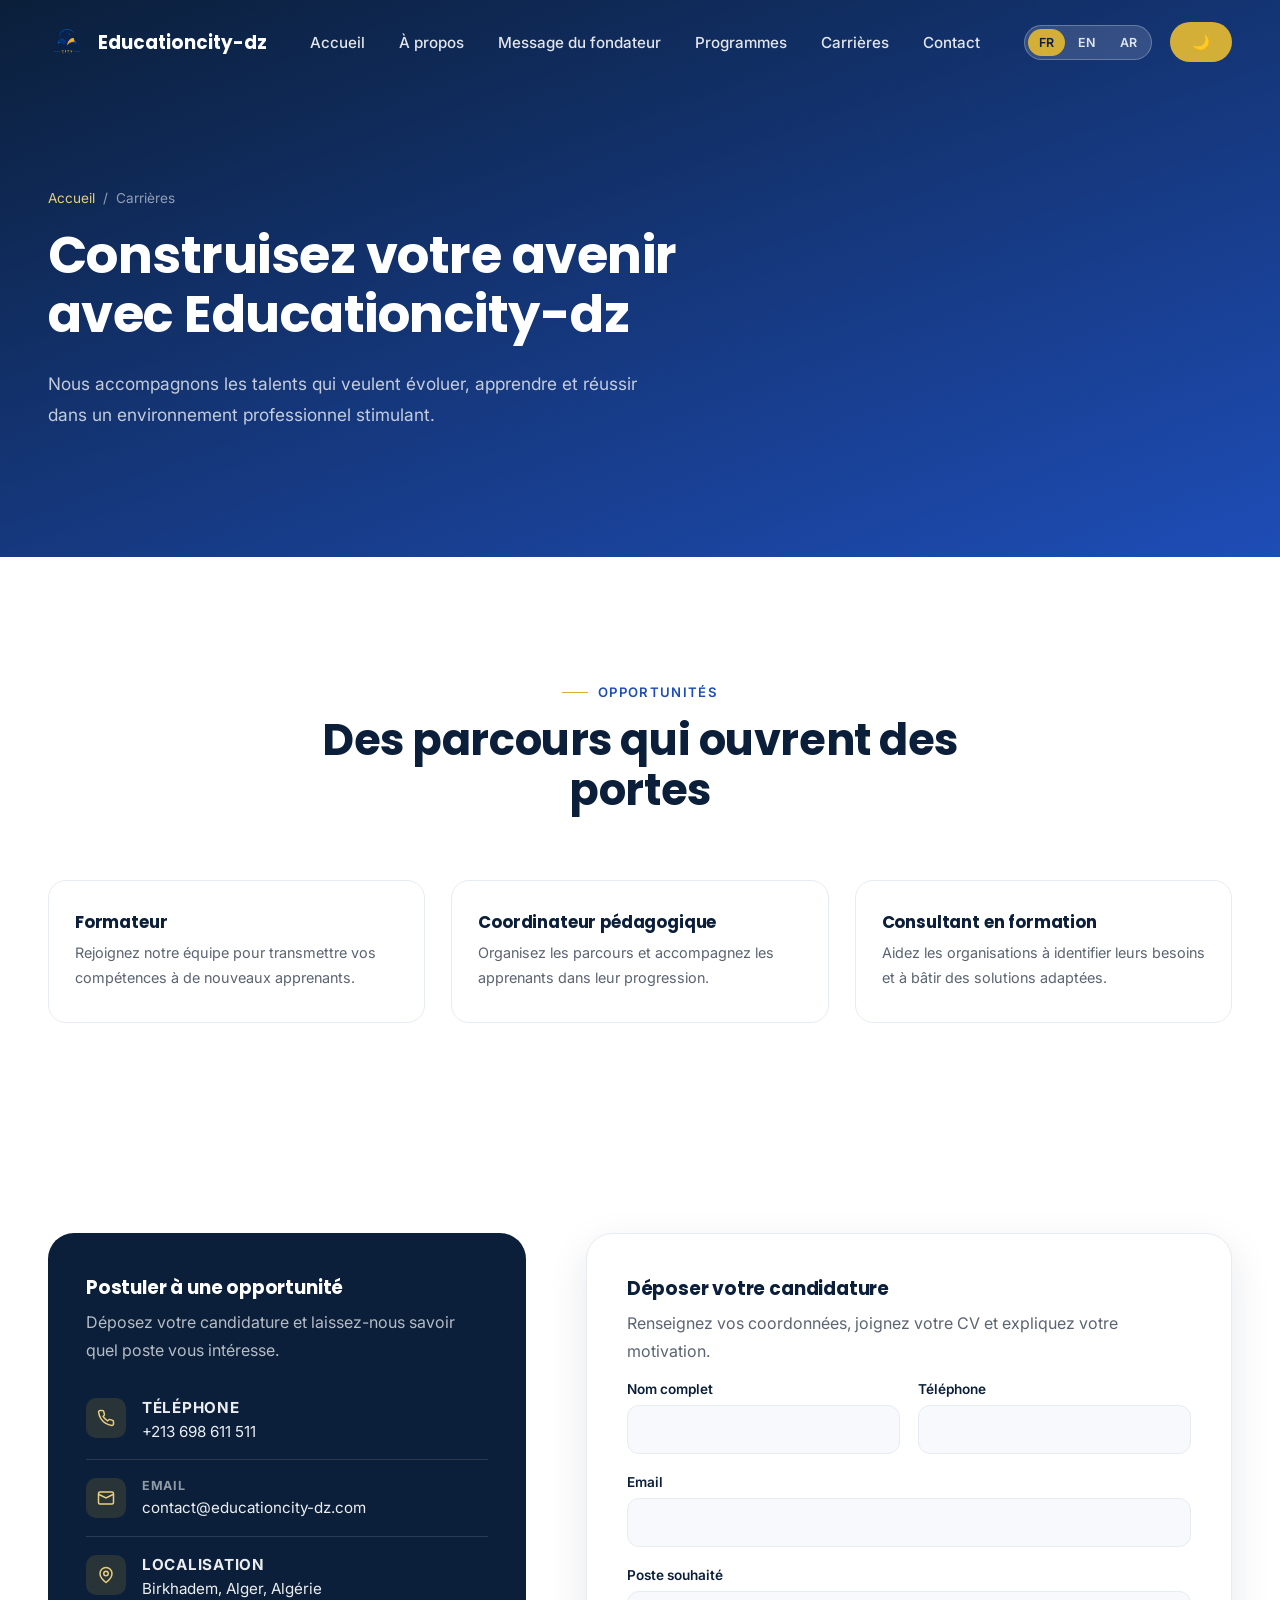
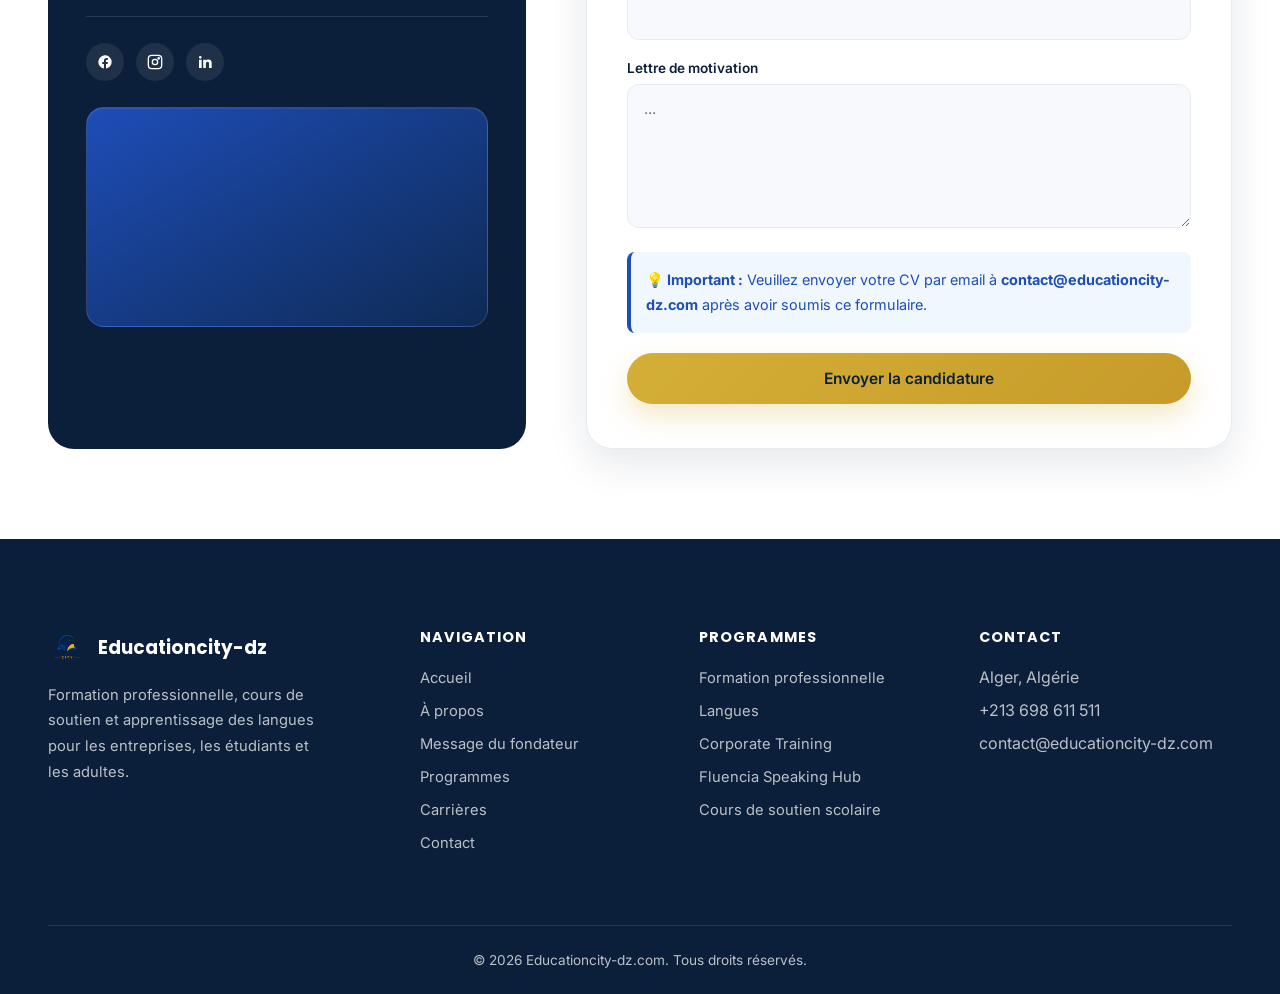
<file: careers.html>
<!DOCTYPE html>
<html lang="fr" dir="ltr" data-active-lang="fr">
<head>
<meta charset="UTF-8">
<meta name="viewport" content="width=device-width, initial-scale=1.0">
<title>Careers — Educationcity-dz</title>
<meta name="description" content="Explore career opportunities and professional growth paths with Educationcity-dz.">
<link rel="preconnect" href="https://fonts.googleapis.com">
<link href="https://fonts.googleapis.com/css2?family=Poppins:wght@500;600;700;800&family=Inter:wght@400;500;600;700&display=swap" rel="stylesheet">
<link rel="stylesheet" href="css/style.css">
</head>
<body data-page-title='{"fr": "Carrières — Educationcity-dz", "en": "Careers — Educationcity-dz", "ar": "الوظائف — إيديوكيشن سيتي"}'>
<div id="loader"><div class="loader-seal"><svg viewBox="0 0 64 64"><circle cx="32" cy="32" r="26"></circle></svg></div></div>
<div id="scroll-progress"></div>

<header id="navbar">
  <div class="container nav-inner">
    <a href="index.html" class="brand">
      <span class="brand-mark"><img src="EduLogo.png" alt="Educationcity-dz logo"></span>
      Educationcity-dz
    </a>
    <nav>
      <ul class="nav-links" id="nav-links">
        <li><a href="index.html#home"><span data-lang="fr">Accueil</span><span data-lang="en">Home</span><span data-lang="ar">الرئيسية</span></a></li>
        <li><a href="index.html#about"><span data-lang="fr">À propos</span><span data-lang="en">About</span><span data-lang="ar">من نحن</span></a></li>
          <li><a href="founder-message.html"><span data-lang="fr">Message du fondateur</span><span data-lang="en">Founder’s Message</span><span data-lang="ar">رسالة المؤسس</span></a></li>
        <li><a href="index.html#courses"><span data-lang="fr">Programmes</span><span data-lang="en">Courses</span><span data-lang="ar">البرامج</span></a></li>
        <li><a href="careers.html" class="active"><span data-lang="fr">Carrières</span><span data-lang="en">Careers</span><span data-lang="ar">الوظائف</span></a></li>
        <li><a href="index.html#contact"><span data-lang="fr">Contact</span><span data-lang="en">Contact</span><span data-lang="ar">اتصل بنا</span></a></li>
      </ul>
    </nav>
    <div class="nav-right">
      <div class="lang-switch">
        <button data-lang-btn="fr">FR</button>
        <button data-lang-btn="en">EN</button>
        <button data-lang-btn="ar">AR</button>
      </div>
      <button id="dark-toggle" class="btn-call" aria-label="Toggle dark mode" aria-pressed="false">
        <span class="theme-ico">🌙</span>
      </button>
      <button class="nav-toggle" id="nav-toggle" aria-label="Menu"><span></span><span></span><span></span></button>
    </div>
  </div>
</header>

<section class="page-hero">
  <div class="container">
    <div class="breadcrumb">
      <a href="index.html"><span data-lang="fr">Accueil</span><span data-lang="en">Home</span><span data-lang="ar">الرئيسية</span></a>
      <span>/</span>
      <span><span data-lang="fr">Carrières</span><span data-lang="en">Careers</span><span data-lang="ar">الوظائف</span></span>
    </div>
    <h1><span data-lang="fr">Construisez votre avenir avec Educationcity-dz</span><span data-lang="en">Build your future with Educationcity-dz</span><span data-lang="ar">ابنِ مستقبلك مع Educationcity-dz</span></h1>
    <p><span data-lang="fr">Nous accompagnons les talents qui veulent évoluer, apprendre et réussir dans un environnement professionnel stimulant.</span><span data-lang="en">We support talented people who want to grow, learn and succeed in a dynamic professional environment.</span><span data-lang="ar">نحن نؤازر الكفاءات التي ترغب في التطور والتعلم والنجاح في بيئة مهنية محفزة.</span></p>
  </div>
</section>

<section class="section">
  <div class="container">
    <div class="section-head center reveal">
      <div class="eyebrow" style="justify-content:center"><span data-lang="fr">Opportunités</span><span data-lang="en">Opportunities</span><span data-lang="ar">الفرص</span></div>
      <h2><span data-lang="fr">Des parcours qui ouvrent des portes</span><span data-lang="en">Career paths that open doors</span><span data-lang="ar">مسارات مهنية تفتح الأبواب</span></h2>
    </div>
    <div class="benefit-grid stagger">
      <div class="benefit-card reveal" style="--i:0">
        <h4><span data-lang="fr">Formateur</span><span data-lang="en">Trainer</span><span data-lang="ar">مُدرّس</span></h4>
        <p><span data-lang="fr">Rejoignez notre équipe pour transmettre vos compétences à de nouveaux apprenants.</span><span data-lang="en">Join our team to share your expertise with new learners.</span><span data-lang="ar">انضم إلى فريقنا لنقل خبرتك إلى متعلمين جدد.</span></p>
      </div>
      <div class="benefit-card reveal" style="--i:1">
        <h4><span data-lang="fr">Coordinateur pédagogique</span><span data-lang="en">Academic Coordinator</span><span data-lang="ar">منسق أكاديمي</span></h4>
        <p><span data-lang="fr">Organisez les parcours et accompagnez les apprenants dans leur progression.</span><span data-lang="en">Organise learning pathways and support learners in their progress.</span><span data-lang="ar">نظّم المسارات التعليمية وادعم المتعلمين في تقدمهم.</span></p>
      </div>
      <div class="benefit-card reveal" style="--i:2">
        <h4><span data-lang="fr">Consultant en formation</span><span data-lang="en">Training Consultant</span><span data-lang="ar">مستشار تكوين</span></h4>
        <p><span data-lang="fr">Aidez les organisations à identifier leurs besoins et à bâtir des solutions adaptées.</span><span data-lang="en">Help organisations identify needs and build tailored solutions.</span><span data-lang="ar">ساعد المؤسسات على تحديد احتياجاتها وبناء حلول مناسبة.</span></p>
      </div>
    </div>
  </div>
</section>

<section class="section tight" id="career-form">
  <div class="container">
    <div class="contact-grid">
      <div class="contact-info-card reveal">
        <h3><span data-lang="fr">Postuler à une opportunité</span><span data-lang="en">Apply for an opportunity</span><span data-lang="ar">التقديم لفرصة</span></h3>
        <p style="color:rgba(255,255,255,.7)">
          <span data-lang="fr">Déposez votre candidature et laissez-nous savoir quel poste vous intéresse.</span>
          <span data-lang="en">Submit your application and tell us which role interests you.</span>
          <span data-lang="ar">قدّم طلبك وأخبرنا بالوظيفة التي تهمك.</span>
        </p>
        <div class="contact-line">
          <span class="ico"><svg width="18" height="18" viewBox="0 0 24 24" fill="none" stroke="currentColor" stroke-width="2"><path d="M22 16.92v3a2 2 0 0 1-2.18 2 19.79 19.79 0 0 1-8.63-3.07 19.5 19.5 0 0 1-6-6 19.79 19.79 0 0 1-3.07-8.67A2 2 0 0 1 4.11 2h3a2 2 0 0 1 2 1.72c.127.96.361 1.903.7 2.81a2 2 0 0 1-.45 2.11L8.09 9.91a16 16 0 0 0 6 6l1.27-1.27a2 2 0 0 1 2.11-.45c.907.339 1.85.573 2.81.7A2 2 0 0 1 22 16.92Z"/></svg></span>
          <div><strong><span data-lang="fr">Téléphone</span><span data-lang="en">Phone</span><span data-lang="ar">الهاتف</span></strong><span>+213 698 611 511</span></div>
        </div>
        <div class="contact-line">
          <span class="ico"><svg width="18" height="18" viewBox="0 0 24 24" fill="none" stroke="currentColor" stroke-width="2"><rect x="2" y="4" width="20" height="16" rx="2"/><path d="m22 7-10 5L2 7"/></svg></span>
          <div><strong>Email</strong><span>contact@educationcity-dz.com</span></div>
        </div>
        <div class="contact-line">
          <span class="ico"><svg width="18" height="18" viewBox="0 0 24 24" fill="none" stroke="currentColor" stroke-width="2"><path d="M20 10c0 6-8 12-8 12s-8-6-8-12a8 8 0 0 1 16 0Z"/><circle cx="12" cy="10" r="3"/></svg></span>
          <div><strong><span data-lang="fr">Localisation</span><span data-lang="en">Location</span><span data-lang="ar">الموقع</span></strong><span><span data-lang="fr">Birkhadem, Alger, Algérie</span><span data-lang="en">Birkhadem, Alger, Algeria</span><span data-lang="ar">الجزائر العاصمة، الجزائر</span></span></div>
        </div>


        <div class="social-row">
          <a href="#" aria-label="Facebook"><svg width="16" height="16" viewBox="0 0 24 24" fill="currentColor"><path d="M22 12a10 10 0 1 0-11.6 9.9v-7H7.9V12h2.5V9.8c0-2.5 1.5-3.9 3.8-3.9 1.1 0 2.2.2 2.2.2v2.4h-1.3c-1.2 0-1.6.8-1.6 1.6V12h2.8l-.4 2.9h-2.4v7A10 10 0 0 0 22 12Z"/></svg></a>
          <a href="https://www.instagram.com/educationcity.dz?igsh=MXBoYXpnczZueTFqYg==" target="_blank" rel="noopener noreferrer" aria-label="Instagram"><svg width="16" height="16" viewBox="0 0 24 24" fill="none" stroke="currentColor" stroke-width="2"><rect x="2" y="2" width="20" height="20" rx="5"/><circle cx="12" cy="12" r="4"/><circle cx="17.5" cy="6.5" r="1"/></svg></a>
          <a href="https://www.linkedin.com/company/educationcity-dz/?viewAsMember=true" target="_blank" rel="noopener noreferrer" aria-label="LinkedIn"><svg width="16" height="16" viewBox="0 0 24 24" fill="currentColor"><path d="M6.94 5a2 2 0 1 1-4-.002 2 2 0 0 1 4 .002ZM7 8.48H3V21h4V8.48Zm6.32 0H9.34V21h3.94v-6.57c0-3.66 4.77-3.96 4.77 0V21H22v-7.93c0-6.17-7.06-5.94-8.68-2.91V8.48Z"/></svg></a>
        </div>

        <div class="map-box" data-map-box>
          <iframe
            id="location-map"
            src="https://www.google.com/maps?q=36.7222392,3.0315218&z=16&t=m&output=embed"
            loading="lazy"
            referrerpolicy="no-referrer-when-downgrade"
            allowfullscreen
            title="Location on Google Maps"
          ></iframe>
        </div>
      </div>

      <div class="form-card reveal">
        <h3><span data-lang="fr">Déposer votre candidature</span><span data-lang="en">Apply now</span><span data-lang="ar">قدّم طلبك</span></h3>
        <p><span data-lang="fr">Renseignez vos coordonnées, joignez votre CV et expliquez votre motivation.</span><span data-lang="en">Share your details, attach your CV and explain your motivation.</span><span data-lang="ar">أدخل بياناتك وأرفق سيرة ذاتية الخاصة بك ووضح دافعك.</span></p>
        <!--
        <form data-form action="https://formgrid.dev/api/f/eszko6ui" method="POST" enctype="multipart/form-data">
          <div class="form-row">
            <div class="field">
              <label><span data-lang="fr">Nom complet</span><span data-lang="en">Full Name</span><span data-lang="ar">الاسم الكامل</span></label>
              <input type="text" name="name" required>
            </div>
            <div class="field">
              <label><span data-lang="fr">Téléphone</span><span data-lang="en">Phone Number</span><span data-lang="ar">رقم الهاتف</span></label>
              <input type="tel" name="phone" required>
            </div>
          </div>
          <div class="field">
            <label>Email</label>
            <input type="email" name="email" required>
          </div>
          <div class="field">
            <label><span data-lang="fr">Poste souhaité</span><span data-lang="en">Desired Position</span><span data-lang="ar">الوظيفة المطلوبة</span></label>
            <input type="text" name="position" required>
          </div>
          <div class="field">
            <label><span data-lang="fr">Téléverser votre CV</span><span data-lang="en">Upload your CV</span><span data-lang="ar">رفع سيرتك الذاتية</span></label>
            <input type="file" name="cv" accept=".pdf,.doc,.docx" required>
          </div>
          <div class="field">
            <label><span data-lang="fr">Message</span><span data-lang="en">Message</span><span data-lang="ar">الرسالة</span></label>
            <textarea name="message" required></textarea>
          </div>
          <button type="submit" class="btn btn-primary" style="width:100%">
            <span data-lang="fr">Envoyer la candidature</span><span data-lang="en">Send application</span><span data-lang="ar">إرسال التقديم</span>
          </button>
        </form>

        -->
       <form action="https://formspree.io/f/mdaqkvrz" method="POST">
  <div class="form-row">
    <div class="field">
      <label><span data-lang="fr">Nom complet</span><span data-lang="en">Full Name</span><span data-lang="ar">الاسم الكامل</span></label>
      <input type="text" name="name" required>
    </div>
    <div class="field">
      <label><span data-lang="fr">Téléphone</span><span data-lang="en">Phone Number</span><span data-lang="ar">رقم الهاتف</span></label>
      <input type="tel" name="phone" required>
    </div>
  </div>
  <div class="field">
    <label>Email</label>
    <input type="email" name="_replyto" required>
  </div>
  <div class="field">
    <label><span data-lang="fr">Poste souhaité</span><span data-lang="en">Desired Position</span><span data-lang="ar">الوظيفة المطلوبة</span></label>
    <input type="text" name="position" required>
  </div>
  <div class="field">
    <label><span data-lang="fr">Lettre de motivation</span><span data-lang="en">Cover Letter</span><span data-lang="ar">رسالة تحفيزية</span></label>
    <textarea name="cover_letter" rows="6" placeholder="..." required></textarea>
  </div>
  
  <div style="background:#f0f7ff;padding:15px;border-radius:8px;margin-bottom:20px;border-left:4px solid #1E4DB7;">
    <p style="font-size:0.9rem;margin:0;color:#1E4DB7;">
      <strong>💡 <span data-lang="fr">Important</span><span data-lang="en">Important</span><span data-lang="ar">مهم</span> :</strong>
      <span data-lang="fr">Veuillez envoyer votre CV par email à <strong>contact@educationcity-dz.com</strong> après avoir soumis ce formulaire.</span>
      <span data-lang="en">Please send your CV by email to <strong>contact@educationcity-dz.com</strong> after submitting this form.</span>
      <span data-lang="ar">يرجى إرسال سيرتك الذاتية عبر البريد الإلكتروني إلى <strong>contact@educationcity-dz.com</strong> بعد تقديم هذا النموذج.</span>
    </p>
  </div>
  <button type="submit" class="btn btn-primary" style="width:100%">
    <span data-lang="fr">Envoyer la candidature</span><span data-lang="en">Send application</span><span data-lang="ar">إرسال التقديم</span>
  </button>
</form>


        <div class="form-success">
          <svg viewBox="0 0 24 24" fill="none" stroke="#25693B" stroke-width="2.4"><path d="M20 6 9 17l-5-5"/></svg>
          <span>
            <span data-lang="fr">Merci ! Votre candidature a bien été envoyée.</span>
            <span data-lang="en">Thank you! Your application has been sent successfully.</span>
            <span data-lang="ar">شكرًا! تم إرسال طلبك بنجاح.</span>
          </span>
        </div>
      </div>
    </div>
  </div>
</section>

<!--
<section class="section tight" id="contact-cta">
  <div class="container">
    <div class="cta-banner reveal-scale">
      <h2><span data-lang="fr">Vous souhaitez rejoindre notre équipe ?</span><span data-lang="en">Want to join our team?</span><span data-lang="ar">هل ترغب في الانضمام إلى فريقنا؟</span></h2>
      <p><span data-lang="fr">Contactez-nous pour découvrir les opportunités disponibles.</span><span data-lang="en">Get in touch to discover current opportunities.</span><span data-lang="ar">تواصل معنا لاكتشاف الفرص المتاحة.</span></p>
      <div class="btn-row">
        <a href="index.html#contact" class="btn btn-primary"><span data-lang="fr">Nous contacter</span><span data-lang="en">Contact Us</span><span data-lang="ar">اتصل بنا</span></a>
      </div>
    </div>
  </div>
</section>
-->

<!-- ============ FOOTER ============ -->
<footer>
  <div class="container">
    <div class="footer-grid">
      <div class="footer-brand">
        <div class="brand">
          <span class="brand-mark"><img src="EduLogo.png" alt="Educationcity-dz logo"></span>
          Educationcity-dz
        </div>
        <p>
          <span data-lang="fr">Formation professionnelle, cours de soutien et apprentissage des langues pour les entreprises, les étudiants et les adultes.</span>
          <span data-lang="en">Professional training, academic support and language learning for companies, students and adults.</span>
          <span data-lang="ar">تكوين مهني، دعم دراسي وتعلم اللغات للشركات والطلاب والكبار.</span>
        </p>
      </div>
      <div>
        <h4><span data-lang="fr">Navigation</span><span data-lang="en">Navigation</span><span data-lang="ar">التنقل</span></h4>
        <ul class="flinks">
          <li><a href="index.html#home"><span data-lang="fr">Accueil</span><span data-lang="en">Home</span><span data-lang="ar">الرئيسية</span></a></li>
          <li><a href="index.html#about"><span data-lang="fr">À propos</span><span data-lang="en">About</span><span data-lang="ar">من نحن</span></a></li>
          <li><a href="founder-message.html"><span data-lang="fr">Message du fondateur</span><span data-lang="en">Founder’s Message</span><span data-lang="ar">رسالة المؤسس</span></a></li>
          <li><a href="index.html#courses"><span data-lang="fr">Programmes</span><span data-lang="en">Courses</span><span data-lang="ar">البرامج</span></a></li>
          <li><a href="careers.html"><span data-lang="fr">Carrières</span><span data-lang="en">Careers</span><span data-lang="ar">الوظائف</span></a></li>
          <li><a href="index.html#contact"><span data-lang="fr">Contact</span><span data-lang="en">Contact</span><span data-lang="ar">اتصل بنا</span></a></li>
        </ul>
      </div>
      <div>
        <h4><span data-lang="fr">Programmes</span><span data-lang="en">Courses</span><span data-lang="ar">البرامج</span></h4>
        <ul class="flinks">
          <li><a href="formation-professionnelle.html"><span data-lang="fr">Formation professionnelle</span><span data-lang="en">Professional Training</span><span data-lang="ar">التكوين المهني</span></a></li>
          <li><a href="languages.html"><span data-lang="fr">Langues</span><span data-lang="en">Languages</span><span data-lang="ar">اللغات</span></a></li>
          <li><a href="corporate-training.html"><span data-lang="fr">Corporate Training</span><span data-lang="en">Corporate Training</span><span data-lang="ar">تكوين الشركات</span></a></li>
          <li><a href="fluencia.html"><span data-lang="fr">Fluencia Speaking Hub</span><span data-lang="en">Fluencia Speaking Hub</span><span data-lang="ar">فلوينسيا محادثة</span></a></li>
          <li><a href="academic-support.html"><span data-lang="fr">Cours de soutien scolaire</span><span data-lang="en">Academic Support</span><span data-lang="ar">الدعم الدراسي</span></a></li>
        </ul>
      </div>
      
      <div>
        <h4><span data-lang="fr">Contact</span><span data-lang="en">Contact</span><span data-lang="ar">اتصل بنا</span></h4>
        <ul class="flinks">
          <li><span data-lang="fr">Alger, Algérie</span><span data-lang="en">Algiers, Algeria</span><span data-lang="ar">الجزائر العاصمة</span></li>
          <li>+213 698 611 511</li>
          <li>contact@educationcity-dz.com</li>
        </ul>
      </div>
    </div>

    <div class="footer-bottom">
      <span style="display:block;text-align:center;width:100%">© 2026 Educationcity-dz.com. <span data-lang="fr">Tous droits réservés.</span><span data-lang="en">All rights reserved.</span><span data-lang="ar">جميع الحقوق محفوظة.</span></span>
    </div>
  </div>
</footer>

<button id="back-to-top" aria-label="Back to top"><svg viewBox="0 0 24 24" fill="none" stroke="currentColor" stroke-width="2.5"><path d="M12 19V5"/><path d="m5 12 7-7 7 7"/></svg></button>

<script src="js/main.js"></script>
</body>
</html>
</file>
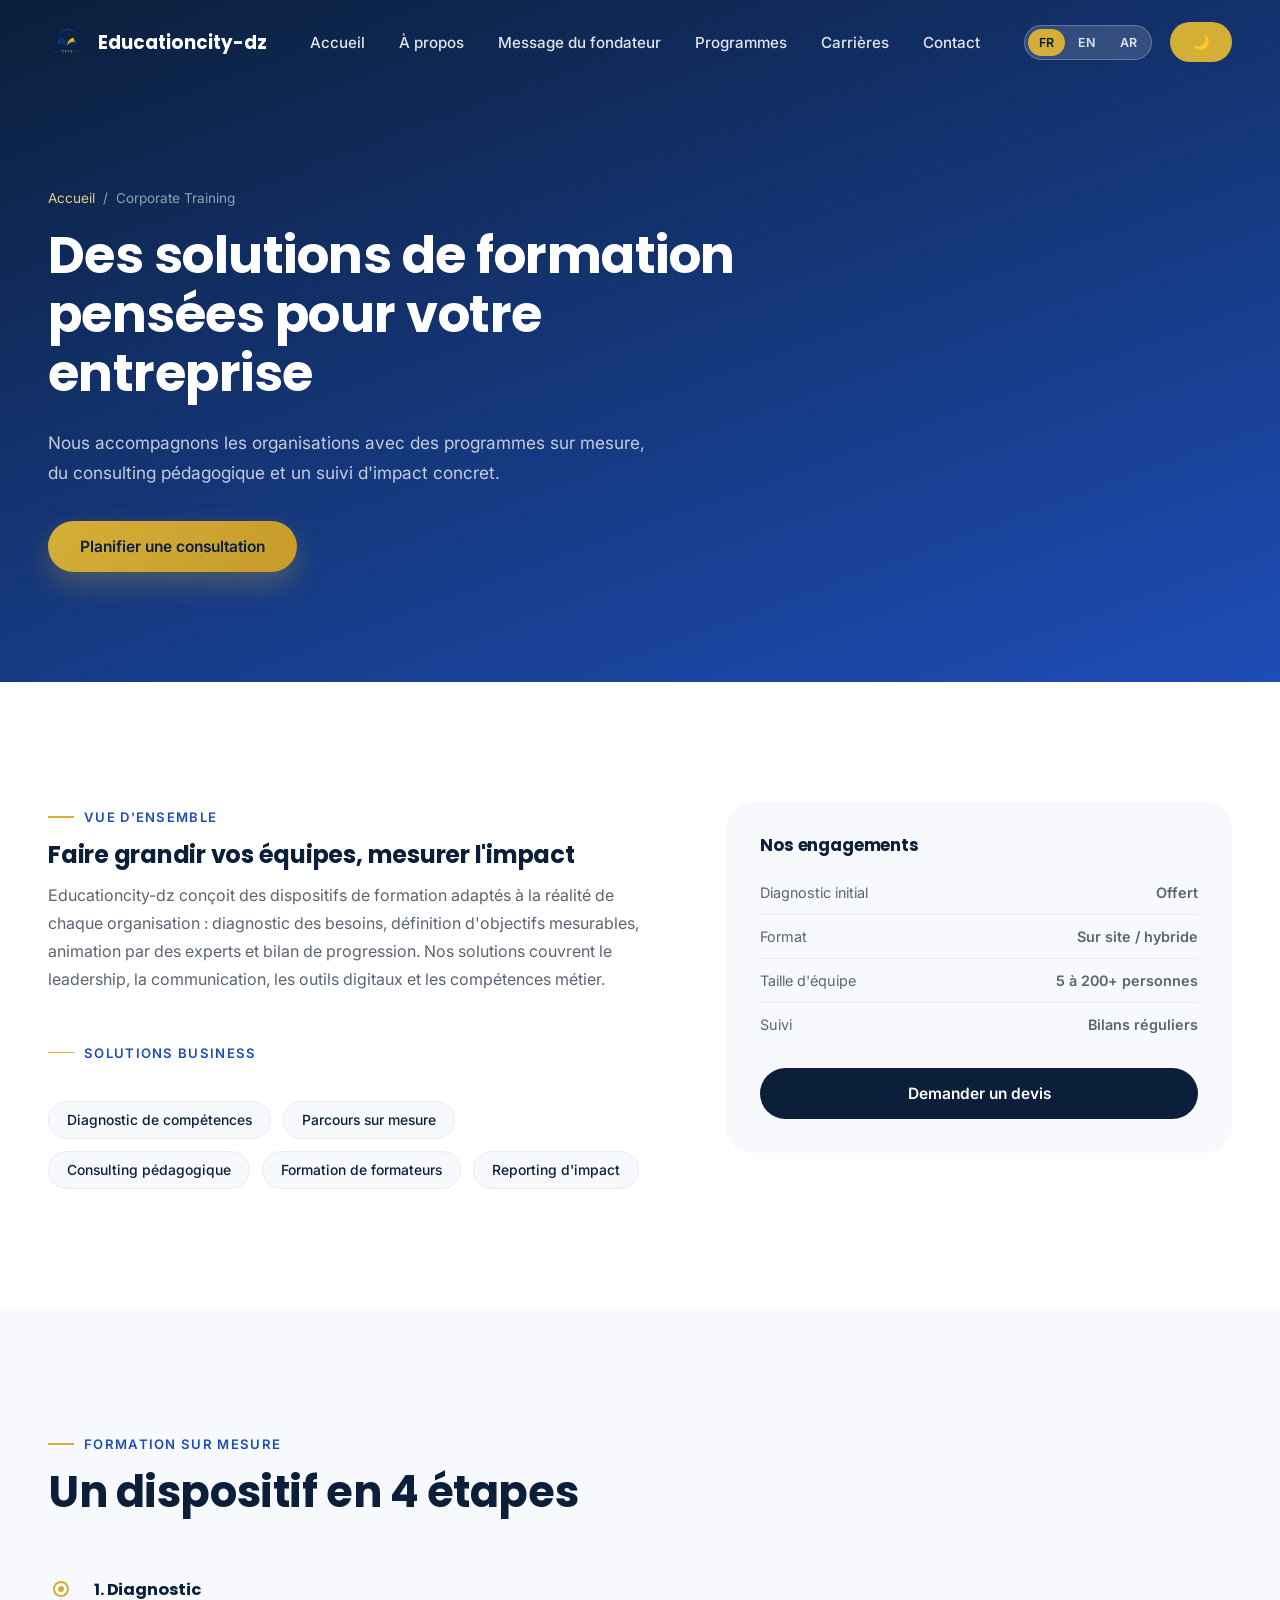
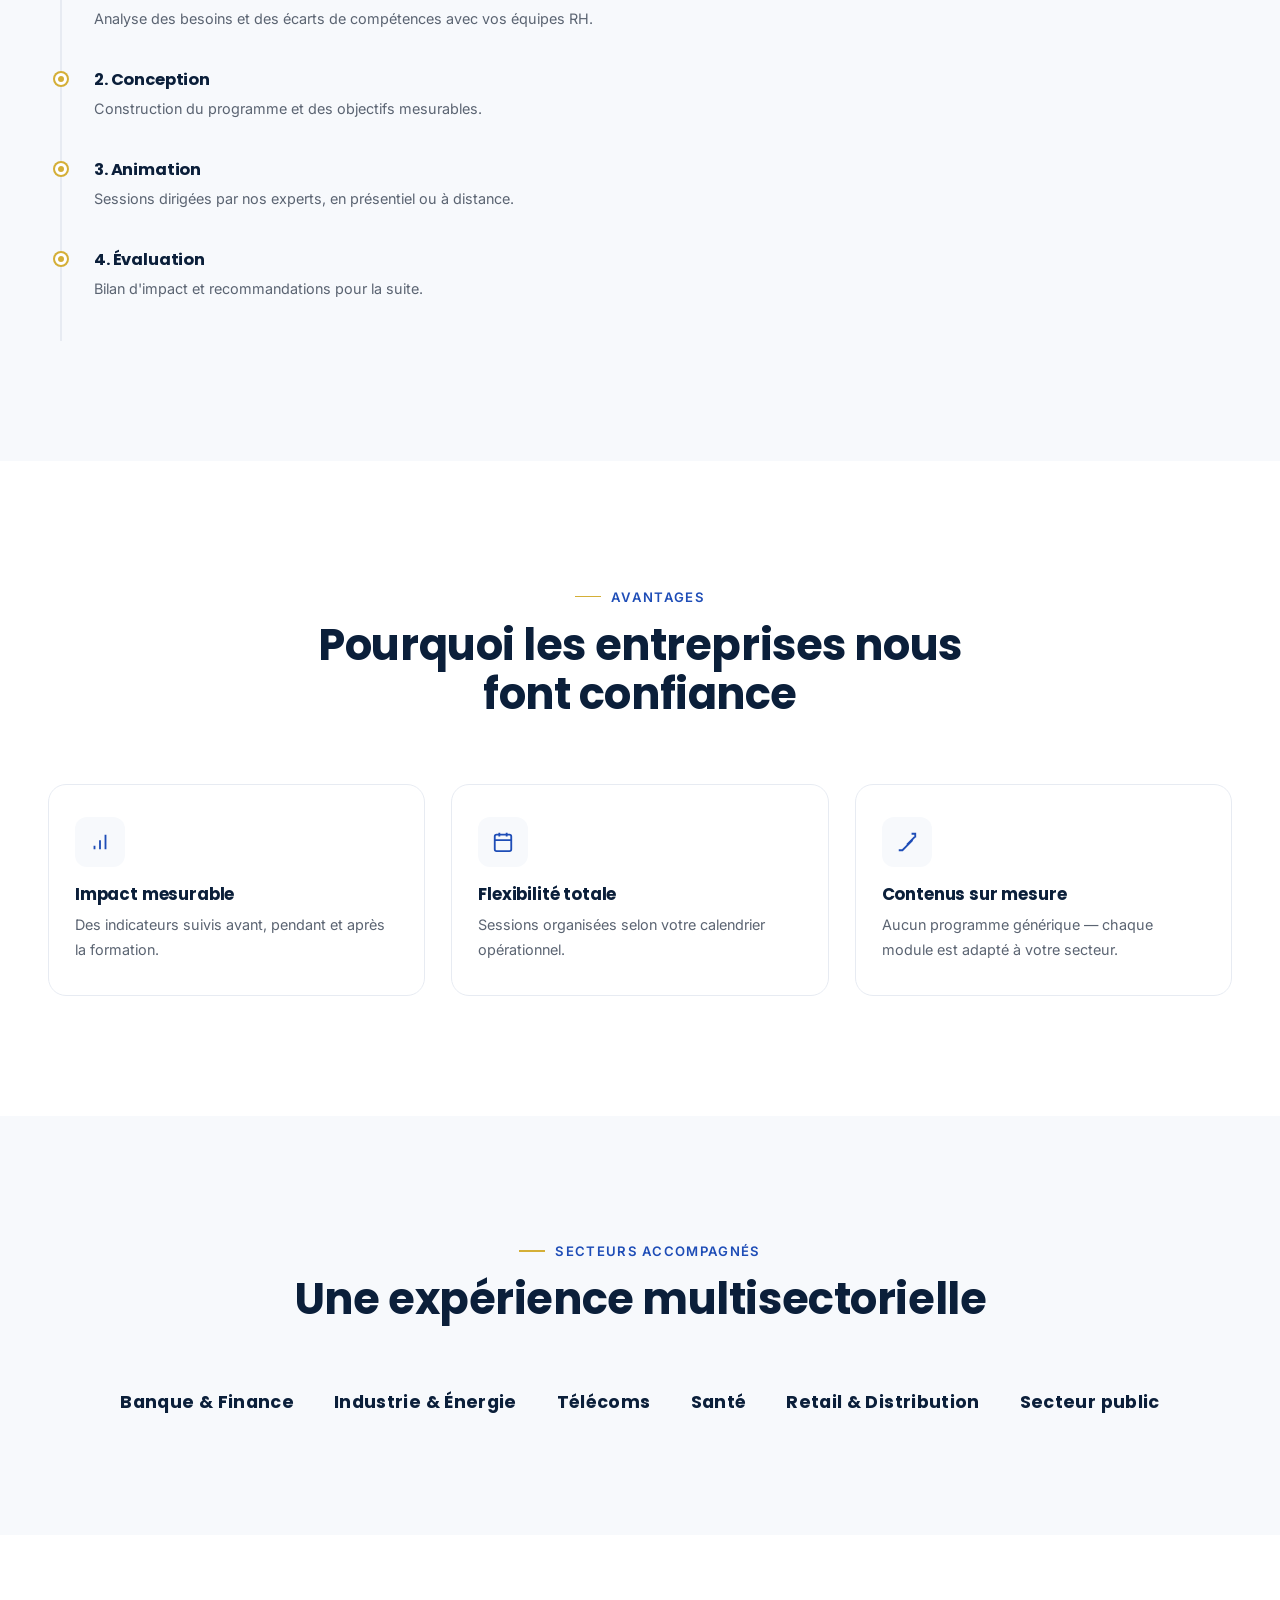
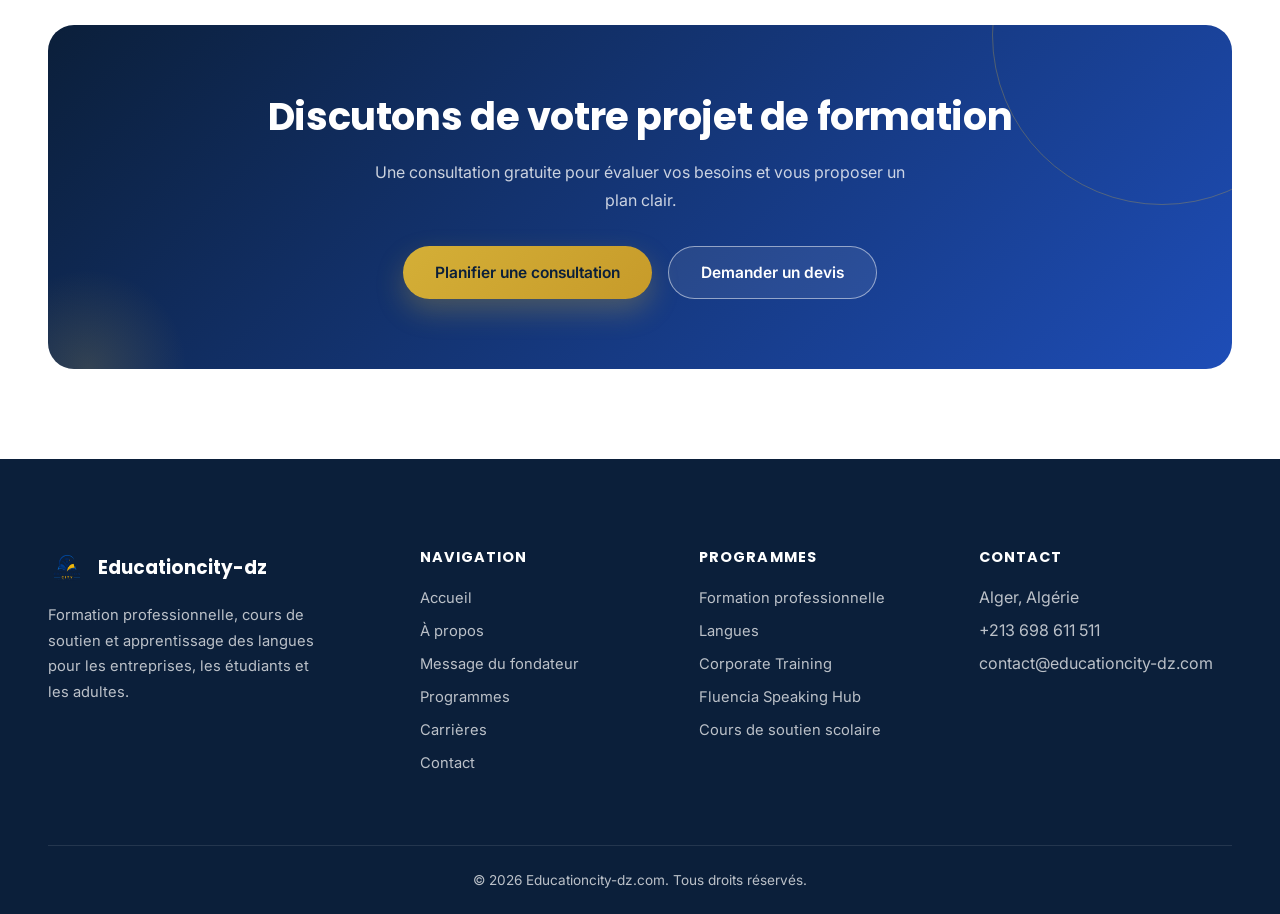
<file: corporate-training.html>
<!DOCTYPE html>
<html lang="fr" dir="ltr" data-active-lang="fr">
<head>
<meta charset="UTF-8">
<meta name="viewport" content="width=device-width, initial-scale=1.0">
<title>Corporate Training — Educationcity-dz</title>
<meta name="description" content="Solutions de formation sur mesure pour les entreprises : consulting, business solutions, industries servies — Educationcity-dz.com">
<link rel="preconnect" href="https://fonts.googleapis.com">
<link href="https://fonts.googleapis.com/css2?family=Poppins:wght@500;600;700;800&amp;family=Inter:wght@400;500;600;700&amp;display=swap" rel="stylesheet">
<link rel="stylesheet" href="css/style.css">
</head>
<body data-page-title='{"fr": "Corporate Training — Educationcity-dz", "en": "Corporate Training — Educationcity-dz", "ar": "تكوين الشركات — إيديوكيشن سيتي"}'>

<div id="loader"><div class="loader-seal"><svg viewBox="0 0 64 64"><circle cx="32" cy="32" r="26"></circle></svg></div></div>
<div id="scroll-progress"></div>

<header id="navbar">
  <div class="container nav-inner">
    <a href="index.html" class="brand">
      <span class="brand-mark"><img src="EduLogo.png" alt="Educationcity-dz logo"></span>
      Educationcity-dz
    </a>
    <nav>
      <ul class="nav-links" id="nav-links">
        <li><a href="index.html#home"><span data-lang="fr">Accueil</span><span data-lang="en">Home</span><span data-lang="ar">الرئيسية</span></a></li>
        <li><a href="index.html#about"><span data-lang="fr">À propos</span><span data-lang="en">About</span><span data-lang="ar">من نحن</span></a></li>
          <li><a href="founder-message.html"><span data-lang="fr">Message du fondateur</span><span data-lang="en">Founder’s Message</span><span data-lang="ar">رسالة المؤسس</span></a></li>
        <li><a href="index.html#courses"><span data-lang="fr">Programmes</span><span data-lang="en">Courses</span><span data-lang="ar">البرامج</span></a></li>
        <li><a href="careers.html"><span data-lang="fr">Carrières</span><span data-lang="en">Careers</span><span data-lang="ar">الوظائف</span></a></li>
        <li><a href="index.html#contact"><span data-lang="fr">Contact</span><span data-lang="en">Contact</span><span data-lang="ar">اتصل بنا</span></a></li>
      </ul>
    </nav>
    <div class="nav-right">
      <div class="lang-switch">
        <button data-lang-btn="fr">FR</button>
        <button data-lang-btn="en">EN</button>
        <button data-lang-btn="ar">AR</button>
      </div>
      <button id="dark-toggle" class="btn-call" aria-label="Toggle dark mode" aria-pressed="false">
        <span class="theme-ico">🌙</span>
        <!-- 
          <span data-lang="fr">Mode sombre</span>
          <span data-lang="en">Dark</span>
          <span data-lang="ar">الوضع الداكن</span>
        -->
      </button>
      <button class="nav-toggle" id="nav-toggle" aria-label="Menu"><span></span><span></span><span></span></button>
    </div>
  </div>
</header>

<!-- ============ PAGE HERO ============ -->
<section class="page-hero">
  <div class="container">
    <div class="breadcrumb">
      <a href="index.html"><span data-lang="fr">Accueil</span><span data-lang="en">Home</span><span data-lang="ar">الرئيسية</span></a>
      <span>/</span>
      <span><span data-lang="fr">Corporate Training</span><span data-lang="en">Corporate Training</span><span data-lang="ar">تكوين الشركات</span></span>
    </div>
    <h1>
      <span data-lang="fr">Des solutions de formation pensées pour votre entreprise</span>
      <span data-lang="en">Training solutions built around your business</span>
      <span data-lang="ar">حلول تكوين مصممة خصيصًا لشركتكم</span>
    </h1>
    <p>
      <span data-lang="fr">Nous accompagnons les organisations avec des programmes sur mesure, du consulting pédagogique et un suivi d'impact concret.</span>
      <span data-lang="en">We support organisations with tailor-made programmes, pedagogical consulting and concrete impact tracking.</span>
      <span data-lang="ar">نرافق المؤسسات ببرامج مصممة خصيصًا، واستشارة بيداغوجية، ومتابعة ملموسة للأثر.</span>
    </p>
    <div class="btn-row" style="margin-top:32px">
      <a href="#contact-cta" class="btn btn-primary"><span data-lang="fr">Planifier une consultation</span><span data-lang="en">Schedule a Consultation</span><span data-lang="ar">حدد موعد استشارة</span></a>
    </div>
  </div>
</section>

<!-- ============ OVERVIEW ============ -->
<section class="section">
  <div class="container two-col">
    <div class="reveal">
      <div class="eyebrow"><span data-lang="fr">Vue d'ensemble</span><span data-lang="en">Overview</span><span data-lang="ar">نظرة عامة</span></div>
      <h2><span data-lang="fr">Faire grandir vos équipes, mesurer l'impact</span><span data-lang="en">Grow your teams, measure the impact</span><span data-lang="ar">تطوير فرقكم وقياس الأثر</span></h2>
      <div data-lang="fr"><p>Educationcity-dz conçoit des dispositifs de formation adaptés à la réalité de chaque organisation : diagnostic des besoins, définition d'objectifs mesurables, animation par des experts et bilan de progression. Nos solutions couvrent le leadership, la communication, les outils digitaux et les compétences métier.</p></div>
      <div data-lang="en"><p>Educationcity-dz designs training programmes adapted to each organisation's reality: needs diagnosis, measurable goal-setting, expert-led sessions and progress reviews. Our solutions cover leadership, communication, digital tools and job-specific skills.</p></div>
      <div data-lang="ar"><p>يصمم Educationcity-dz برامج تكوين متكيفة مع واقع كل مؤسسة: تشخيص الاحتياجات، تحديد أهداف قابلة للقياس، جلسات يقودها خبراء، وتقييم للتقدم. تغطي حلولنا القيادة والتواصل والأدوات الرقمية والمهارات المهنية.</p></div>

      <div class="eyebrow" style="margin-top:36px"><span data-lang="fr">Solutions business</span><span data-lang="en">Business Solutions</span><span data-lang="ar">حلول الأعمال</span></div>
      <div class="pill-list">
        <span class="pill"><span data-lang="fr">Diagnostic de compétences</span><span data-lang="en">Skills diagnosis</span><span data-lang="ar">تشخيص المهارات</span></span>
        <span class="pill"><span data-lang="fr">Parcours sur mesure</span><span data-lang="en">Custom pathways</span><span data-lang="ar">مسارات مخصصة</span></span>
        <span class="pill"><span data-lang="fr">Consulting pédagogique</span><span data-lang="en">Pedagogical consulting</span><span data-lang="ar">استشارة بيداغوجية</span></span>
        <span class="pill"><span data-lang="fr">Formation de formateurs</span><span data-lang="en">Train-the-trainer</span><span data-lang="ar">تكوين المكوّنين</span></span>
        <span class="pill"><span data-lang="fr">Reporting d'impact</span><span data-lang="en">Impact reporting</span><span data-lang="ar">تقارير الأثر</span></span>
      </div>
    </div>

    <div class="side-card reveal">
      <h4><span data-lang="fr">Nos engagements</span><span data-lang="en">Our Commitments</span><span data-lang="ar">التزاماتنا</span></h4>
      <div class="row"><span><span data-lang="fr">Diagnostic initial</span><span data-lang="en">Initial diagnosis</span><span data-lang="ar">التشخيص الأولي</span></span><span><span data-lang="fr">Offert</span><span data-lang="en">Free</span><span data-lang="ar">مجاني</span></span></div>
      <div class="row"><span><span data-lang="fr">Format</span><span data-lang="en">Format</span><span data-lang="ar">الصيغة</span></span><span><span data-lang="fr">Sur site / hybride</span><span data-lang="en">On-site / hybrid</span><span data-lang="ar">حضوري / مختلط</span></span></div>
      <div class="row"><span><span data-lang="fr">Taille d'équipe</span><span data-lang="en">Team size</span><span data-lang="ar">حجم الفريق</span></span><span><span data-lang="fr">5 à 200+ personnes</span><span data-lang="en">5 to 200+ people</span><span data-lang="ar">5 إلى أكثر من 200 شخص</span></span></div>
      <div class="row" style="border-bottom:none"><span><span data-lang="fr">Suivi</span><span data-lang="en">Follow-up</span><span data-lang="ar">المتابعة</span></span><span><span data-lang="fr">Bilans réguliers</span><span data-lang="en">Regular reviews</span><span data-lang="ar">تقييمات دورية</span></span></div>
      <a href="#contact-cta" class="btn btn-dark" style="width:100%;margin-top:22px"><span data-lang="fr">Demander un devis</span><span data-lang="en">Request a Quote</span><span data-lang="ar">اطلب عرض سعر</span></a>
    </div>
  </div>
</section>

<!-- ============ CUSTOM TRAINING / CONSULTING ============ -->
<section class="section section-light">
  <div class="container">
    <div class="section-head reveal">
      <div class="eyebrow"><span data-lang="fr">Formation sur mesure</span><span data-lang="en">Custom Training</span><span data-lang="ar">تكوين مخصص</span></div>
      <h2><span data-lang="fr">Un dispositif en 4 étapes</span><span data-lang="en">A 4-step process</span><span data-lang="ar">عملية من 4 مراحل</span></h2>
    </div>
    <div class="timeline">
      <div class="timeline-item reveal" style="--i:0">
        <h4><span data-lang="fr">1. Diagnostic</span><span data-lang="en">1. Diagnosis</span><span data-lang="ar">1. التشخيص</span></h4>
        <p><span data-lang="fr">Analyse des besoins et des écarts de compétences avec vos équipes RH.</span><span data-lang="en">Needs analysis and skills-gap assessment with your HR team.</span><span data-lang="ar">تحليل الاحتياجات وتقييم فجوات المهارات مع فريق الموارد البشرية لديكم.</span></p>
      </div>
      <div class="timeline-item reveal" style="--i:1">
        <h4><span data-lang="fr">2. Conception</span><span data-lang="en">2. Design</span><span data-lang="ar">2. التصميم</span></h4>
        <p><span data-lang="fr">Construction du programme et des objectifs mesurables.</span><span data-lang="en">Building the programme and measurable objectives.</span><span data-lang="ar">بناء البرنامج والأهداف القابلة للقياس.</span></p>
      </div>
      <div class="timeline-item reveal" style="--i:2">
        <h4><span data-lang="fr">3. Animation</span><span data-lang="en">3. Delivery</span><span data-lang="ar">3. التنفيذ</span></h4>
        <p><span data-lang="fr">Sessions dirigées par nos experts, en présentiel ou à distance.</span><span data-lang="en">Sessions led by our experts, in-person or remote.</span><span data-lang="ar">جلسات يقودها خبراؤنا، حضوريًا أو عن بُعد.</span></p>
      </div>
      <div class="timeline-item reveal" style="--i:3">
        <h4><span data-lang="fr">4. Évaluation</span><span data-lang="en">4. Evaluation</span><span data-lang="ar">4. التقييم</span></h4>
        <p><span data-lang="fr">Bilan d'impact et recommandations pour la suite.</span><span data-lang="en">Impact review and recommendations for what's next.</span><span data-lang="ar">تقييم الأثر وتوصيات للمرحلة القادمة.</span></p>
      </div>
    </div>
  </div>
</section>

<!-- ============ BENEFITS ============ -->
<section class="section">
  <div class="container">
    <div class="section-head center reveal">
      <div class="eyebrow" style="justify-content:center"><span data-lang="fr">Avantages</span><span data-lang="en">Benefits</span><span data-lang="ar">المزايا</span></div>
      <h2><span data-lang="fr">Pourquoi les entreprises nous font confiance</span><span data-lang="en">Why companies trust us</span><span data-lang="ar">لماذا تثق بنا الشركات</span></h2>
    </div>
    <div class="benefit-grid stagger">
      <div class="benefit-card reveal" style="--i:0">
        <div class="ico"><svg width="22" height="22" viewBox="0 0 24 24" fill="none" stroke="currentColor" stroke-width="2"><path d="M12 20V10M18 20V4M6 20v-4"/></svg></div>
        <h4><span data-lang="fr">Impact mesurable</span><span data-lang="en">Measurable Impact</span><span data-lang="ar">أثر قابل للقياس</span></h4>
        <p><span data-lang="fr">Des indicateurs suivis avant, pendant et après la formation.</span><span data-lang="en">Indicators tracked before, during and after training.</span><span data-lang="ar">مؤشرات تُتابع قبل التكوين وأثناءه وبعده.</span></p>
      </div>
      <div class="benefit-card reveal" style="--i:1">
        <div class="ico"><svg width="22" height="22" viewBox="0 0 24 24" fill="none" stroke="currentColor" stroke-width="2"><rect x="3" y="4" width="18" height="18" rx="2"/><path d="M16 2v4M8 2v4M3 10h18"/></svg></div>
        <h4><span data-lang="fr">Flexibilité totale</span><span data-lang="en">Full Flexibility</span><span data-lang="ar">مرونة كاملة</span></h4>
        <p><span data-lang="fr">Sessions organisées selon votre calendrier opérationnel.</span><span data-lang="en">Sessions scheduled around your operational calendar.</span><span data-lang="ar">جلسات تُنظم وفق جدولكم التشغيلي.</span></p>
      </div>
      <div class="benefit-card reveal" style="--i:2">
        <div class="ico"><svg width="22" height="22" viewBox="0 0 24 24" fill="none" stroke="currentColor" stroke-width="2"><path d="m12 15 8.5-8.5"/><path d="M17 3h4v4"/><path d="M3 21h4l11-11"/></svg></div>
        <h4><span data-lang="fr">Contenus sur mesure</span><span data-lang="en">Tailored Content</span><span data-lang="ar">محتوى مخصص</span></h4>
        <p><span data-lang="fr">Aucun programme générique — chaque module est adapté à votre secteur.</span><span data-lang="en">No generic content — every module is tailored to your sector.</span><span data-lang="ar">لا محتوى عام — كل وحدة مصممة حسب قطاعكم.</span></p>
      </div>
    </div>
  </div>
</section>

<!-- ============ INDUSTRIES SERVED ============ -->
<section class="section section-light">
  <div class="container">
    <div class="section-head center reveal">
      <div class="eyebrow" style="justify-content:center"><span data-lang="fr">Secteurs accompagnés</span><span data-lang="en">Industries Served</span><span data-lang="ar">القطاعات المرافَقة</span></div>
      <h2><span data-lang="fr">Une expérience multisectorielle</span><span data-lang="en">Cross-industry experience</span><span data-lang="ar">خبرة عبر قطاعات متعددة</span></h2>
    </div>
    <div class="logo-strip reveal">
      <span class="lg"><span data-lang="fr">Banque &amp; Finance</span><span data-lang="en">Banking & Finance</span><span data-lang="ar">البنوك والمالية</span></span>
      <span class="lg"><span data-lang="fr">Industrie &amp; Énergie</span><span data-lang="en">Industry & Energy</span><span data-lang="ar">الصناعة والطاقة</span></span>
      <span class="lg"><span data-lang="fr">Télécoms</span><span data-lang="en">Telecom</span><span data-lang="ar">الاتصالات</span></span>
      <span class="lg"><span data-lang="fr">Santé</span><span data-lang="en">Healthcare</span><span data-lang="ar">الصحة</span></span>
      <span class="lg"><span data-lang="fr">Retail &amp; Distribution</span><span data-lang="en">Retail & Distribution</span><span data-lang="ar">التجارة والتوزيع</span></span>
      <span class="lg"><span data-lang="fr">Secteur public</span><span data-lang="en">Public Sector</span><span data-lang="ar">القطاع العام</span></span>
    </div>
  </div>
</section>

<!-- ============ CTA ============ -->
<section class="section tight" id="contact-cta">
  <div class="container">
    <div class="cta-banner reveal-scale">
      <h2><span data-lang="fr">Discutons de votre projet de formation</span><span data-lang="en">Let's talk about your training project</span><span data-lang="ar">لنتحدث عن مشروع تكوينكم</span></h2>
      <p><span data-lang="fr">Une consultation gratuite pour évaluer vos besoins et vous proposer un plan clair.</span><span data-lang="en">A free consultation to assess your needs and propose a clear plan.</span><span data-lang="ar">استشارة مجانية لتقييم احتياجاتكم واقتراح خطة واضحة.</span></p>
      <div class="btn-row">
        <a href="index.html#contact" class="btn btn-primary"><span data-lang="fr">Planifier une consultation</span><span data-lang="en">Schedule a Consultation</span><span data-lang="ar">حدد موعد استشارة</span></a>
        <a href="index.html#contact" class="btn btn-secondary"><span data-lang="fr">Demander un devis</span><span data-lang="en">Request a Quote</span><span data-lang="ar">اطلب عرض سعر</span></a>
      </div>
    </div>
  </div>
</section>

<!-- ============ FOOTER ============ -->
<footer>
  <div class="container">
    <div class="footer-grid">
      <div class="footer-brand">
        <div class="brand">
          <span class="brand-mark"><img src="EduLogo.png" alt="Educationcity-dz logo"></span>
          Educationcity-dz
        </div>
        <p>
          <span data-lang="fr">Formation professionnelle, cours de soutien et apprentissage des langues pour les entreprises, les étudiants et les adultes.</span>
          <span data-lang="en">Professional training, academic support and language learning for companies, students and adults.</span>
          <span data-lang="ar">تكوين مهني، دعم دراسي وتعلم اللغات للشركات والطلاب والكبار.</span>
        </p>
      </div>
      <div>
        <h4><span data-lang="fr">Navigation</span><span data-lang="en">Navigation</span><span data-lang="ar">التنقل</span></h4>
        <ul class="flinks">
          <li><a href="index.html#home"><span data-lang="fr">Accueil</span><span data-lang="en">Home</span><span data-lang="ar">الرئيسية</span></a></li>
          <li><a href="index.html#about"><span data-lang="fr">À propos</span><span data-lang="en">About</span><span data-lang="ar">من نحن</span></a></li>
          <li><a href="founder-message.html"><span data-lang="fr">Message du fondateur</span><span data-lang="en">Founder’s Message</span><span data-lang="ar">رسالة المؤسس</span></a></li>
          <li><a href="index.html#courses"><span data-lang="fr">Programmes</span><span data-lang="en">Courses</span><span data-lang="ar">البرامج</span></a></li>
          <li><a href="careers.html"><span data-lang="fr">Carrières</span><span data-lang="en">Careers</span><span data-lang="ar">الوظائف</span></a></li>
          <li><a href="index.html#contact"><span data-lang="fr">Contact</span><span data-lang="en">Contact</span><span data-lang="ar">اتصل بنا</span></a></li>
        </ul>
      </div>
      <div>
        <h4><span data-lang="fr">Programmes</span><span data-lang="en">Courses</span><span data-lang="ar">البرامج</span></h4>
        <ul class="flinks">
          <li><a href="formation-professionnelle.html"><span data-lang="fr">Formation professionnelle</span><span data-lang="en">Professional Training</span><span data-lang="ar">التكوين المهني</span></a></li>
          <li><a href="languages.html"><span data-lang="fr">Langues</span><span data-lang="en">Languages</span><span data-lang="ar">اللغات</span></a></li>
          <li><a href="corporate-training.html"><span data-lang="fr">Corporate Training</span><span data-lang="en">Corporate Training</span><span data-lang="ar">تكوين الشركات</span></a></li>
          <li><a href="fluencia.html"><span data-lang="fr">Fluencia Speaking Hub</span><span data-lang="en">Fluencia Speaking Hub</span><span data-lang="ar">فلوينسيا محادثة</span></a></li>
          <li><a href="academic-support.html"><span data-lang="fr">Cours de soutien scolaire</span><span data-lang="en">Academic Support</span><span data-lang="ar">الدعم الدراسي</span></a></li>
        </ul>
      </div>
      <div>
        <h4><span data-lang="fr">Contact</span><span data-lang="en">Contact</span><span data-lang="ar">اتصل بنا</span></h4>
        <ul class="flinks">
          <li><span data-lang="fr">Alger, Algérie</span><span data-lang="en">Algiers, Algeria</span><span data-lang="ar">الجزائر العاصمة</span></li>
          <li>+213 698 611 511</li>
          <li>contact@educationcity-dz.com</li>
        </ul>
      </div>
    </div>

    <div class="footer-bottom">
      <span style="display:block;text-align:center;width:100%">© 2026 Educationcity-dz.com. <span data-lang="fr">Tous droits réservés.</span><span data-lang="en">All rights reserved.</span><span data-lang="ar">جميع الحقوق محفوظة.</span></span>
    </div>
  </div>
</footer>


<button id="back-to-top" aria-label="Back to top"><svg viewBox="0 0 24 24" fill="none" stroke="currentColor" stroke-width="2.5"><path d="M12 19V5"/><path d="m5 12 7-7 7 7"/></svg></button>
<script src="js/main.js"></script>
</body>
</html>
</file>
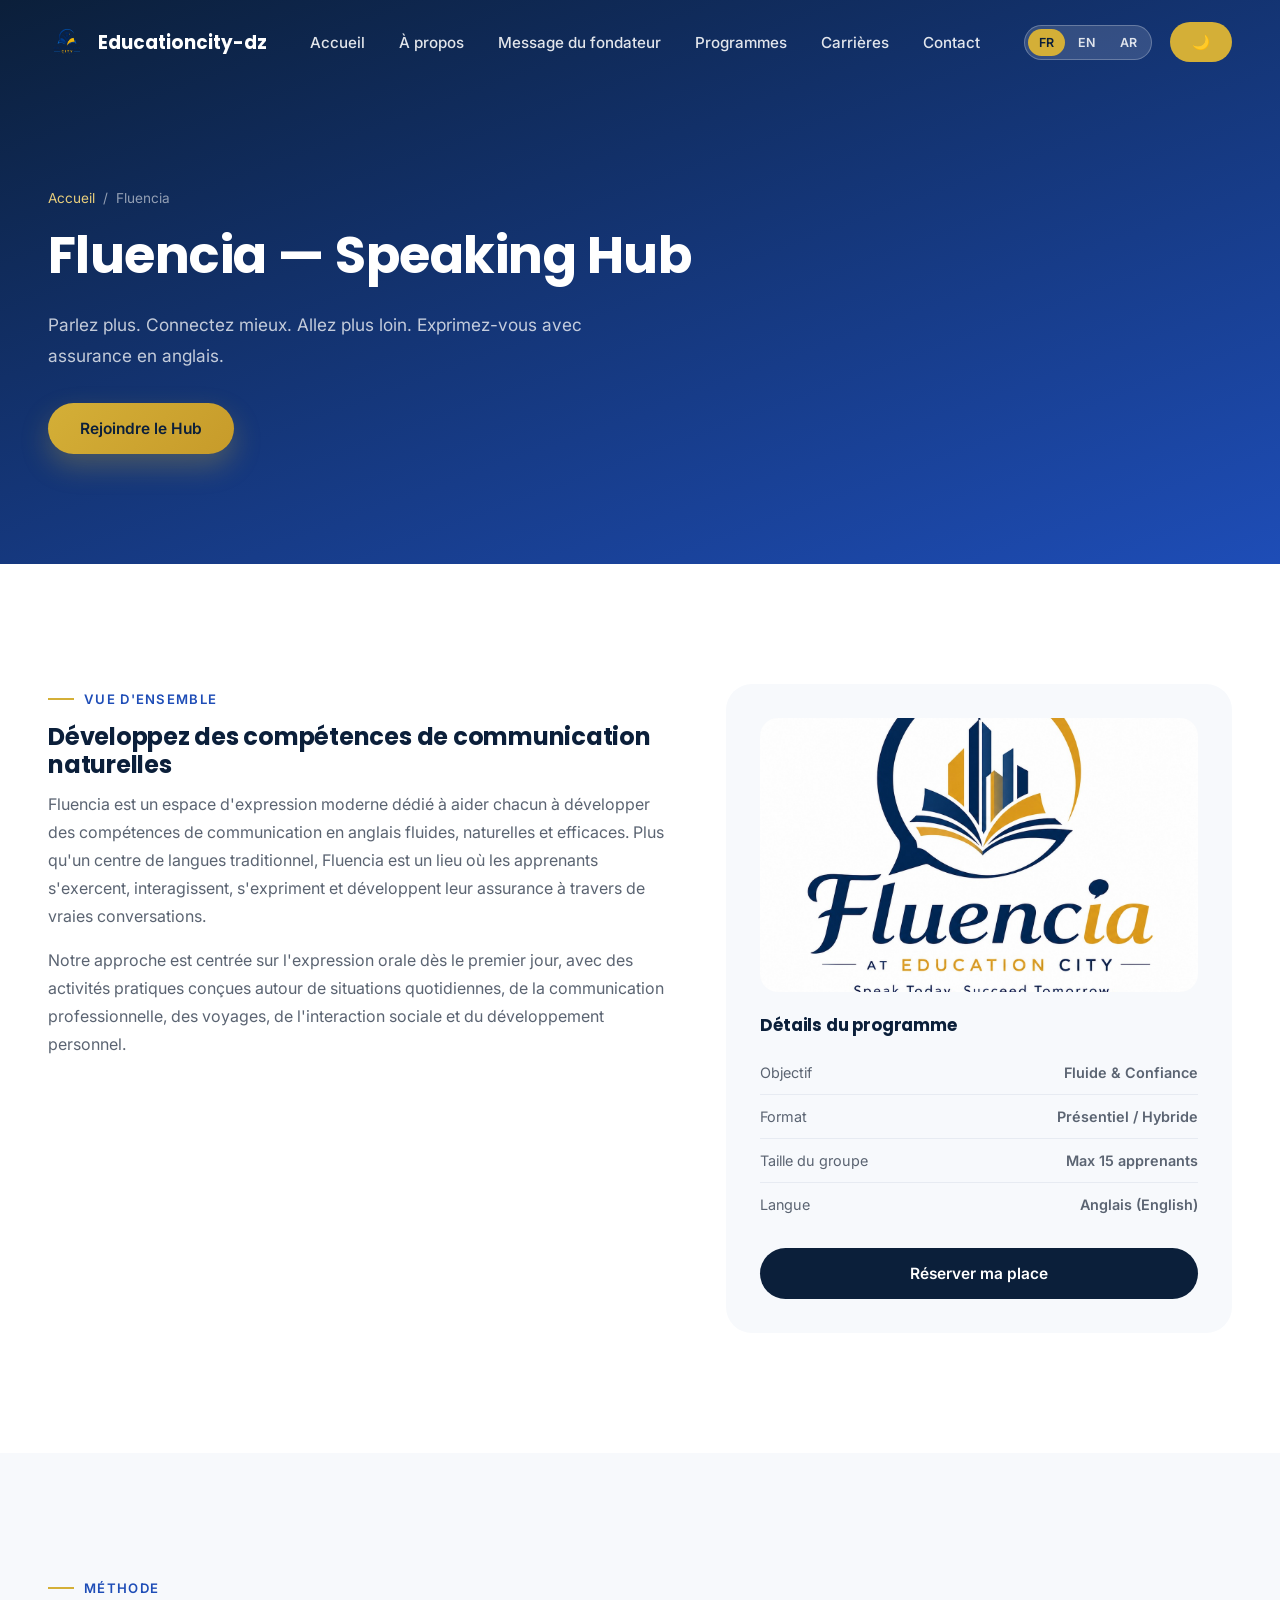
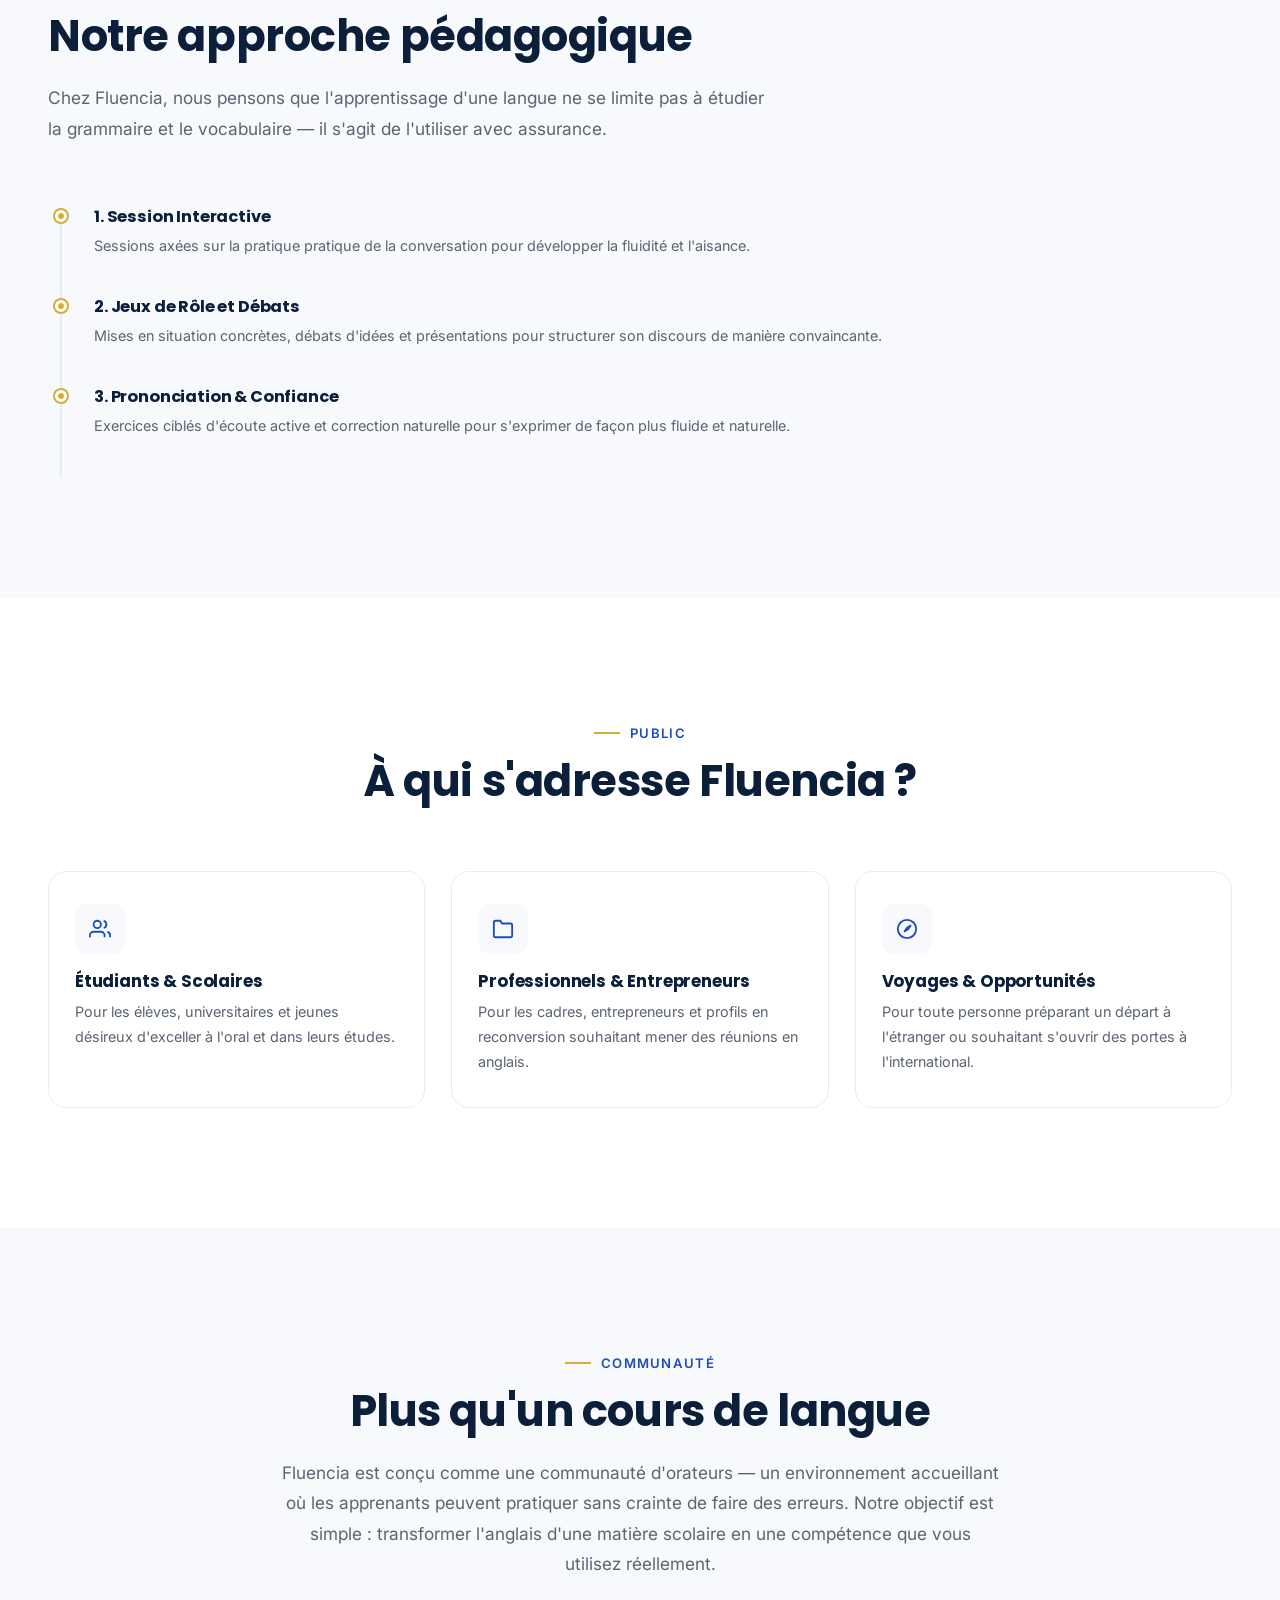
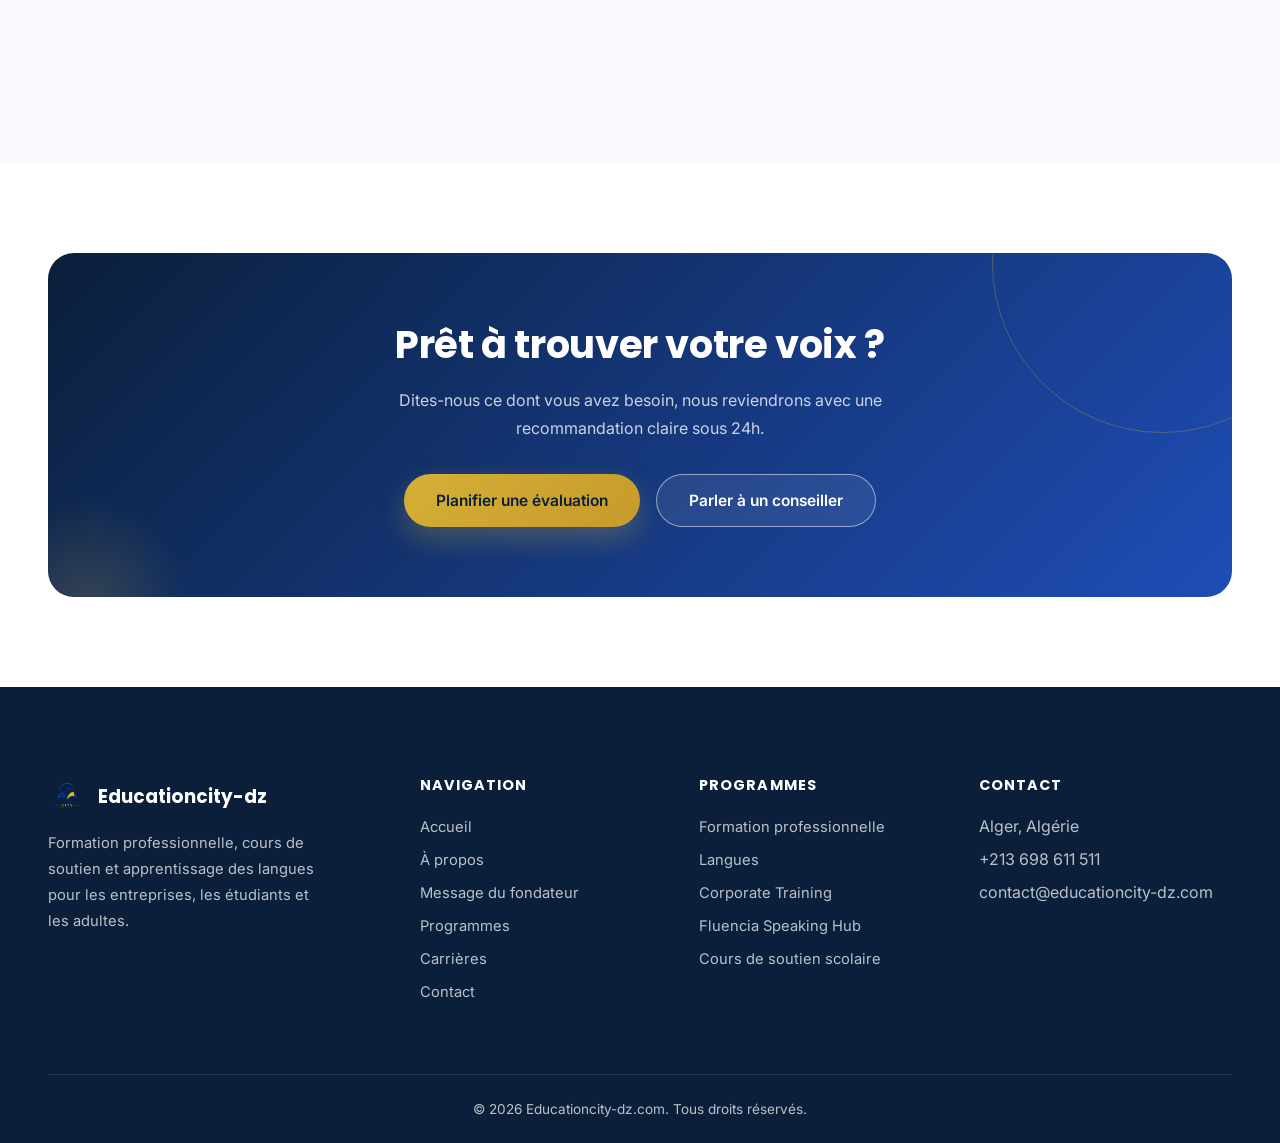
<file: fluencia.html>
<!DOCTYPE html>
<html lang="fr" dir="ltr" data-active-lang="fr">
<head>
<meta charset="UTF-8">
<meta name="viewport" content="width=device-width, initial-scale=1.0">
<title>Fluencia — Educationcity-dz</title>
<meta name="description" content="Fluencia — Modern speaking hub for confident, natural, and effective English communication — Educationcity-dz.com">
<link rel="preconnect" href="https://fonts.googleapis.com">
<link href="https://fonts.googleapis.com/css2?family=Poppins:wght@500;600;700;800&amp;family=Inter:wght@400;500;600;700&amp;display=swap" rel="stylesheet">
<link rel="stylesheet" href="css/style.css">
</head>
<body data-page-title='{"fr": "Fluencia — Educationcity-dz", "en": "Fluencia — Educationcity-dz", "ar": "فلوينسيا — إيديوكيشن سيتي"}'>

<div id="loader"><div class="loader-seal"><svg viewBox="0 0 64 64"><circle cx="32" cy="32" r="26"></circle></svg></div></div>
<div id="scroll-progress"></div>

<header id="navbar">
  <div class="container nav-inner">
    <a href="index.html" class="brand">
      <span class="brand-mark"><img src="EduLogo.png" alt="Educationcity-dz logo"></span>
      Educationcity-dz
    </a>
    <nav>
      <ul class="nav-links" id="nav-links">
        <li><a href="index.html#home"><span data-lang="fr">Accueil</span><span data-lang="en">Home</span><span data-lang="ar">الرئيسية</span></a></li>
        <li><a href="index.html#about"><span data-lang="fr">À propos</span><span data-lang="en">About</span><span data-lang="ar">من نحن</span></a></li>
          <li><a href="founder-message.html"><span data-lang="fr">Message du fondateur</span><span data-lang="en">Founder’s Message</span><span data-lang="ar">رسالة المؤسس</span></a></li>
        <li><a href="index.html#courses"><span data-lang="fr">Programmes</span><span data-lang="en">Courses</span><span data-lang="ar">البرامج</span></a></li>
        <li><a href="careers.html"><span data-lang="fr">Carrières</span><span data-lang="en">Careers</span><span data-lang="ar">الوظائف</span></a></li>
        <li><a href="index.html#contact"><span data-lang="fr">Contact</span><span data-lang="en">Contact</span><span data-lang="ar">اتصل بنا</span></a></li>
      </ul>
    </nav>
    <div class="nav-right">
      <div class="lang-switch">
        <button data-lang-btn="fr">FR</button>
        <button data-lang-btn="en">EN</button>
        <button data-lang-btn="ar">AR</button>
      </div>
      <button id="dark-toggle" class="btn-call" aria-label="Toggle dark mode" aria-pressed="false">
        <span class="theme-ico">🌙</span>
      </button>
      <button class="nav-toggle" id="nav-toggle" aria-label="Menu"><span></span><span></span><span></span></button>
    </div>
  </div>
</header>

<!-- ============ PAGE HERO ============ -->
<section class="page-hero">
  <div class="container">
    <div class="breadcrumb">
      <a href="index.html"><span data-lang="fr">Accueil</span><span data-lang="en">Home</span><span data-lang="ar">الرئيسية</span></a>
      <span>/</span>
      <span>Fluencia</span>
    </div>
    <h1>
      <span data-lang="fr">Fluencia — Speaking Hub</span>
      <span data-lang="en">Fluencia — Speaking Hub</span>
      <span data-lang="ar">Fluencia — مركز المحادثة</span>
    </h1>
    <p>
      <span data-lang="fr">Parlez plus. Connectez mieux. Allez plus loin. Exprimez-vous avec assurance en anglais.</span>
      <span data-lang="en">Speak More. Connect Better. Go Further. Speak English with ultimate confidence.</span>
      <span data-lang="ar">تحدّث أكثر. تواصل أفضل. انطلق أبعد. تحدّث الإنجليزية بثقة تامة.</span>
    </p>
    <div class="btn-row" style="margin-top:32px">
      <a href="#contact-cta" class="btn btn-primary">
        <span data-lang="fr">Rejoindre le Hub</span>
        <span data-lang="en">Join the Hub</span>
        <span data-lang="ar">انضم إلى المركز</span>
      </a>
    </div>
  </div>
</section>

<!-- ============ OVERVIEW ============ -->
<section class="section">
  <div class="container two-col">
    <div class="reveal">
      <div class="eyebrow"><span data-lang="fr">Vue d'ensemble</span><span data-lang="en">Overview</span><span data-lang="ar">نظرة عامة</span></div>
      <h2>
        <span data-lang="fr">Développez des compétences de communication naturelles</span>
        <span data-lang="en">Develop natural and confident communication skills</span>
        <span data-lang="ar">طوّر مهارات تواصل طبيعية وواثقة</span>
      </h2>
      <div data-lang="fr">
        <p>Fluencia est un espace d'expression moderne dédié à aider chacun à développer des compétences de communication en anglais fluides, naturelles et efficaces. Plus qu'un centre de langues traditionnel, Fluencia est un lieu où les apprenants s'exercent, interagissent, s'expriment et développent leur assurance à travers de vraies conversations.</p>
        <p>Notre approche est centrée sur l'expression orale dès le premier jour, avec des activités pratiques conçues autour de situations quotidiennes, de la communication professionnelle, des voyages, de l'interaction sociale et du développement personnel.</p>
      </div>
      <div data-lang="en">
        <p>Fluencia is a modern speaking hub dedicated to helping people develop confident, natural, and effective communication skills in English. More than a traditional language center, Fluencia is a place where learners practice, interact, express themselves, and build confidence through real conversations.</p>
        <p>Our approach focuses on speaking from day one, with practical activities designed around everyday situations, professional communication, travel, social interaction, and personal development.</p>
      </div>
      <div data-lang="ar">
        <p>Fluencia هو مركز محادثة حديث مخصص لمساعدة الأفراد على تطوير مهارات تواصل واثقة وطبيعية وفعالة باللغة الإنجليزية. Fluencia ليس مجرد مركز تقليدي لتعليم اللغات، بل هو مساحة يتدرب فيها المتعلمون، ويتفاعلون، ويعبرون عن أنفسهم، ويبنون الثقة من خلال محادثات حقيقية.</p>
        <p>يركز أسلوبنا على التحدث منذ اليوم الأول، مع أنشطة عملية مصممة حول مواقف الحياة اليومية، والتواصل المهني، والسفر، والتفاعل الاجتماعي، والتطوير الشخصي.</p>
      </div>
    </div>

    <div class="side-card reveal">
      <div style="border-radius: var(--radius-md); overflow:hidden; margin-bottom: 24px; aspect-ratio: 16/10;">
        <img src="Fluencia.jpeg" alt="Fluencia Speaking Hub" style="width:100%; height:100%; object-fit:cover;">
      </div>
      <h4><span data-lang="fr">Détails du programme</span><span data-lang="en">Program Details</span><span data-lang="ar">تفاصيل البرنامج</span></h4>
      <div class="row"><span><span data-lang="fr">Objectif</span><span data-lang="en">Focus</span><span data-lang="ar">التركيز</span></span><span><span data-lang="fr">Fluide &amp; Confiance</span><span data-lang="en">Fluency &amp; Confidence</span><span data-lang="ar">الطلاقة والثقة</span></span></div>
      <div class="row"><span><span data-lang="fr">Format</span><span data-lang="en">Format</span><span data-lang="ar">الصيغة</span></span><span><span data-lang="fr">Présentiel / Hybride</span><span data-lang="en">In-person / Hybrid</span><span data-lang="ar">حضوري / مختلط</span></span></div>
      <div class="row"><span><span data-lang="fr">Taille du groupe</span><span data-lang="en">Group Size</span><span data-lang="ar">حجم المجموعة</span></span><span><span data-lang="fr">Max 15 apprenants</span><span data-lang="en">Max 15 learners</span><span data-lang="ar">أقصى 15 متدربين</span></span></div>
      <div class="row" style="border-bottom:none"><span><span data-lang="fr">Langue</span><span data-lang="en">Language</span><span data-lang="ar">اللغة</span></span><span><span data-lang="fr">Anglais (English)</span><span data-lang="en">English</span><span data-lang="ar">الإنجليزية</span></span></div>
      <a href="#contact-cta" class="btn btn-dark" style="width:100%;margin-top:22px">
        <span data-lang="fr">Réserver ma place</span>
        <span data-lang="en">Reserve My Spot</span>
        <span data-lang="ar">احجز مكاني</span>
      </a>
    </div>
  </div>
</section>

<!-- ============ OUR APPROACH ============ -->
<section class="section section-light">
  <div class="container">
    <div class="section-head reveal">
      <div class="eyebrow"><span data-lang="fr">Méthode</span><span data-lang="en">Approach</span><span data-lang="ar">المنهجية</span></div>
      <h2>
        <span data-lang="fr">Notre approche pédagogique</span>
        <span data-lang="en">Our pedagogical approach</span>
        <span data-lang="ar">منهجنا التعليمي</span>
      </h2>
      <p>
        <span data-lang="fr">Chez Fluencia, nous pensons que l'apprentissage d'une langue ne se limite pas à étudier la grammaire et le vocabulaire — il s'agit de l'utiliser avec assurance.</span>
        <span data-lang="en">At Fluencia, we believe that learning a language is not only about studying grammar and vocabulary — it is about using the language confidently.</span>
        <span data-lang="ar">في Fluencia، نؤمن بأن تعلم اللغة لا يقتصر فقط على دراسة القواعد والمفردات — بل يتعلق باستخدام اللغة بثقة.</span>
      </p>
    </div>
    <div class="timeline">
      <div class="timeline-item reveal" style="--i:0">
        <h4><span data-lang="fr">1. Session Interactive</span><span data-lang="en">1. Interactive Sessions</span><span data-lang="ar">1. جلسات تفاعلية</span></h4>
        <p>
          <span data-lang="fr">Sessions axées sur la pratique pratique de la conversation pour développer la fluidité et l'aisance.</span>
          <span data-lang="en">Sessions centered on active conversation practice to develop fluency and ease.</span>
          <span data-lang="ar">جلسات تركز على الممارسة العملية للمحادثة لتطوير الطلاقة والسهولة.</span>
        </p>
      </div>
      <div class="timeline-item reveal" style="--i:1">
        <h4><span data-lang="fr">2. Jeux de Rôle et Débats</span><span data-lang="en">2. Role Plays &amp; Debates</span><span data-lang="ar">2. لعب الأدوار والمناظرات</span></h4>
        <p>
          <span data-lang="fr">Mises en situation concrètes, débats d'idées et présentations pour structurer son discours de manière convaincante.</span>
          <span data-lang="en">Real-life role plays, structured debates, and presentations to communicate convincingly.</span>
          <span data-lang="ar">لعب أدوار واقعية، ومناظرات منظمة، وعروض تقديمية للتواصل بشكل مقنع.</span>
        </p>
      </div>
      <div class="timeline-item reveal" style="--i:2">
        <h4><span data-lang="fr">3. Prononciation &amp; Confiance</span><span data-lang="en">3. Pronunciation &amp; Confidence</span><span data-lang="ar">3. النطق والثقة</span></h4>
        <p>
          <span data-lang="fr">Exercices ciblés d'écoute active et correction naturelle pour s'exprimer de façon plus fluide et naturelle.</span>
          <span data-lang="en">Targeted pronunciation exercises and active listening to express yourself naturally.</span>
          <span data-lang="ar">تمارين نطق مستهدفة واستماع نشط للتعبير عن نفسك بشكل طبيعي.</span>
        </p>
      </div>
    </div>
  </div>
</section>

<!-- ============ WHO IS IT FOR ============ -->
<section class="section">
  <div class="container">
    <div class="section-head center reveal">
      <div class="eyebrow" style="justify-content:center"><span data-lang="fr">Public</span><span data-lang="en">Audience</span><span data-lang="ar">الفئات المستهدفة</span></div>
      <h2>
        <span data-lang="fr">À qui s'adresse Fluencia ?</span>
        <span data-lang="en">Who is Fluencia for?</span>
        <span data-lang="ar">من هم المستهدفون من Fluencia؟</span>
      </h2>
    </div>
    <div class="benefit-grid stagger">
      <div class="benefit-card reveal" style="--i:0">
        <div class="ico"><svg width="22" height="22" viewBox="0 0 24 24" fill="none" stroke="currentColor" stroke-width="2"><path d="M17 21v-2a4 4 0 0 0-4-4H5a4 4 0 0 0-4 4v2"/><circle cx="9" cy="7" r="4"/><path d="M23 21v-2a4 4 0 0 0-3-3.87M16 3.13a4 4 0 0 1 0 7.75"/></svg></div>
        <h4><span data-lang="fr">Étudiants &amp; Scolaires</span><span data-lang="en">Students &amp; Learners</span><span data-lang="ar">الطلاب والتلاميذ</span></h4>
        <p>
          <span data-lang="fr">Pour les élèves, universitaires et jeunes désireux d'exceller à l'oral et dans leurs études.</span>
          <span data-lang="en">For school and university students wanting to excel in speaking and academic goals.</span>
          <span data-lang="ar">للطلاب والتلاميذ الراغبين في التفوق في التحدث والأهداف الأكاديمية.</span>
        </p>
      </div>
      <div class="benefit-card reveal" style="--i:1">
        <div class="ico"><svg width="22" height="22" viewBox="0 0 24 24" fill="none" stroke="currentColor" stroke-width="2"><path d="M22 19a2 2 0 0 1-2 2H4a2 2 0 0 1-2-2V5a2 2 0 0 1 2-2h5l2 3h9a2 2 0 0 1 2 2z"/></svg></div>
        <h4><span data-lang="fr">Professionnels &amp; Entrepreneurs</span><span data-lang="en">Professionals &amp; Business</span><span data-lang="ar">المهنيون ورواد الأعمال</span></h4>
        <p>
          <span data-lang="fr">Pour les cadres, entrepreneurs et profils en reconversion souhaitant mener des réunions en anglais.</span>
          <span data-lang="en">For executives, entrepreneurs and job seekers wanting to host meetings in English.</span>
          <span data-lang="ar">للمديرين التنفيذيين ورواد الأعمال والباحثين عن عمل الراغبين في إدارة الاجتماعات بالإنجليزية.</span>
        </p>
      </div>
      <div class="benefit-card reveal" style="--i:2">
        <div class="ico"><svg width="22" height="22" viewBox="0 0 24 24" fill="none" stroke="currentColor" stroke-width="2"><circle cx="12" cy="12" r="10"/><path d="m16.2 7.8-2.9 4.3-4.3 2.9 2.9-4.3 4.3-2.9z"/></svg></div>
        <h4><span data-lang="fr">Voyages &amp; Opportunités</span><span data-lang="en">Travel &amp; Opportunities</span><span data-lang="ar">السفر والفرص</span></h4>
        <p>
          <span data-lang="fr">Pour toute personne préparant un départ à l'étranger ou souhaitant s'ouvrir des portes à l'international.</span>
          <span data-lang="en">For anyone preparing for travel abroad or wishing to open global career opportunities.</span>
          <span data-lang="ar">لكل من يستعد للسفر إلى الخارج أو يرغب في فتح فرص مهنية عالمية.</span>
        </p>
      </div>
    </div>
  </div>
</section>

<!-- ============ MORE THAN A CLASS ============ -->
<section class="section section-light">
  <div class="container">
    <div class="section-head center reveal">
      <div class="eyebrow" style="justify-content:center"><span data-lang="fr">Communauté</span><span data-lang="en">Community</span><span data-lang="ar">المجتمع</span></div>
      <h2>
        <span data-lang="fr">Plus qu'un cours de langue</span>
        <span data-lang="en">More than a language class</span>
        <span data-lang="ar">أكثر من مجرد درس لغة</span>
      </h2>
      <div data-lang="fr">
        <p style="max-width: 800px; margin: 0 auto;">Fluencia est conçu comme une communauté d'orateurs — un environnement accueillant où les apprenants peuvent pratiquer sans crainte de faire des erreurs. Notre objectif est simple : transformer l'anglais d'une matière scolaire en une compétence que vous utilisez réellement.</p>
      </div>
      <div data-lang="en">
        <p style="max-width: 800px; margin: 0 auto;">Fluencia is designed as a community of speakers — a welcoming environment where learners can practice without fear of making mistakes. Our goal is simple: to transform English from a subject you study into a skill you actually use.</p>
      </div>
      <div data-lang="ar">
        <p style="max-width: 800px; margin: 0 auto;">تم تصميم Fluencia كمجتمع من المتحدثين — بيئة ترحيبية حيث يمكن للمتعلمين التدريب دون خوف من ارتكاب الأخطاء. هدفنا بسيط: تحويل اللغة الإنجليزية من مادة تدرسها إلى مهارة تستخدمها بالفعل.</p>
      </div>
    </div>
  </div>
</section>

<!-- ============ CTA ============ -->
<section class="section tight" id="contact-cta">
  <div class="container">
    <div class="cta-banner reveal-scale">
      <h2>
        <span data-lang="fr">Prêt à trouver votre voix ?</span>
        <span data-lang="en">Ready to find your voice?</span>
        <span data-lang="ar">هل أنت جاهز لتجد صوتك؟</span>
      </h2>
      <p>
        <span data-lang="fr">Dites-nous ce dont vous avez besoin, nous reviendrons avec une recommandation claire sous 24h.</span>
        <span data-lang="en">Tell us what you need — we will respond with a clear recommendation within 24 hours.</span>
        <span data-lang="ar">أخبرنا باحتياجاتك — سنرد عليك بتوصية واضحة خلال 24 ساعة.</span>
      </p>
      <div class="btn-row">
        <a href="index.html#contact" class="btn btn-primary">
          <span data-lang="fr">Planifier une évaluation</span>
          <span data-lang="en">Schedule an Assessment</span>
          <span data-lang="ar">تحديد موعد للتقييم</span>
        </a>
        <a href="index.html#contact" class="btn btn-secondary">
          <span data-lang="fr">Parler à un conseiller</span>
          <span data-lang="en">Talk to an Advisor</span>
          <span data-lang="ar">تحدث مع مستشار</span>
        </a>
      </div>
    </div>
  </div>
</section>

<!-- ============ FOOTER ============ -->
<footer>
  <div class="container">
    <div class="footer-grid">
      <div class="footer-brand">
        <div class="brand">
          <span class="brand-mark"><img src="EduLogo.png" alt="Educationcity-dz logo"></span>
          Educationcity-dz
        </div>
        <p>
          <span data-lang="fr">Formation professionnelle, cours de soutien et apprentissage des langues pour les entreprises, les étudiants et les adultes.</span>
          <span data-lang="en">Professional training, academic support and language learning for companies, students and adults.</span>
          <span data-lang="ar">تكوين مهني، دعم دراسي وتعلم اللغات للشركات والطلاب والكبار.</span>
        </p>
      </div>
      <div>
        <h4><span data-lang="fr">Navigation</span><span data-lang="en">Navigation</span><span data-lang="ar">التنقل</span></h4>
        <ul class="flinks">
          <li><a href="index.html#home"><span data-lang="fr">Accueil</span><span data-lang="en">Home</span><span data-lang="ar">الرئيسية</span></a></li>
          <li><a href="index.html#about"><span data-lang="fr">À propos</span><span data-lang="en">About</span><span data-lang="ar">من نحن</span></a></li>
          <li><a href="founder-message.html"><span data-lang="fr">Message du fondateur</span><span data-lang="en">Founder’s Message</span><span data-lang="ar">رسالة المؤسس</span></a></li>
          <li><a href="index.html#courses"><span data-lang="fr">Programmes</span><span data-lang="en">Courses</span><span data-lang="ar">البرامج</span></a></li>
          <li><a href="careers.html"><span data-lang="fr">Carrières</span><span data-lang="en">Careers</span><span data-lang="ar">الوظائف</span></a></li>
          <li><a href="index.html#contact"><span data-lang="fr">Contact</span><span data-lang="en">Contact</span><span data-lang="ar">اتصل بنا</span></a></li>
        </ul>
      </div>
      <div>
        <h4><span data-lang="fr">Programmes</span><span data-lang="en">Courses</span><span data-lang="ar">البرامج</span></h4>
        <ul class="flinks">
          <li><a href="formation-professionnelle.html"><span data-lang="fr">Formation professionnelle</span><span data-lang="en">Professional Training</span><span data-lang="ar">التكوين المهني</span></a></li>
          <li><a href="languages.html"><span data-lang="fr">Langues</span><span data-lang="en">Languages</span><span data-lang="ar">اللغات</span></a></li>
          <li><a href="corporate-training.html"><span data-lang="fr">Corporate Training</span><span data-lang="en">Corporate Training</span><span data-lang="ar">تكوين الشركات</span></a></li>
          <li><a href="fluencia.html"><span data-lang="fr">Fluencia Speaking Hub</span><span data-lang="en">Fluencia Speaking Hub</span><span data-lang="ar">فلوينسيا محادثة</span></a></li>
          <li><a href="academic-support.html"><span data-lang="fr">Cours de soutien scolaire</span><span data-lang="en">Academic Support</span><span data-lang="ar">الدعم الدراسي</span></a></li>
        </ul>
      </div>
      <div>
        <h4><span data-lang="fr">Contact</span><span data-lang="en">Contact</span><span data-lang="ar">اتصل بنا</span></h4>
        <ul class="flinks">
          <li><span data-lang="fr">Alger, Algérie</span><span data-lang="en">Algiers, Algeria</span><span data-lang="ar">الجزائر العاصمة</span></li>
          <li>+213 698 611 511</li>
          <li>contact@educationcity-dz.com</li>
        </ul>
      </div>
    </div>

    <div class="footer-bottom">
      <span style="display:block;text-align:center;width:100%">© 2026 Educationcity-dz.com. <span data-lang="fr">Tous droits réservés.</span><span data-lang="en">All rights reserved.</span><span data-lang="ar">جميع الحقوق محفوظة.</span></span>
    </div>
  </div>
</footer>

<button id="back-to-top" aria-label="Back to top"><svg viewBox="0 0 24 24" fill="none" stroke="currentColor" stroke-width="2.5"><path d="M12 19V5"/><path d="m5 12 7-7 7 7"/></svg></button>
<script src="js/main.js"></script>
</body>
</html>
</file>
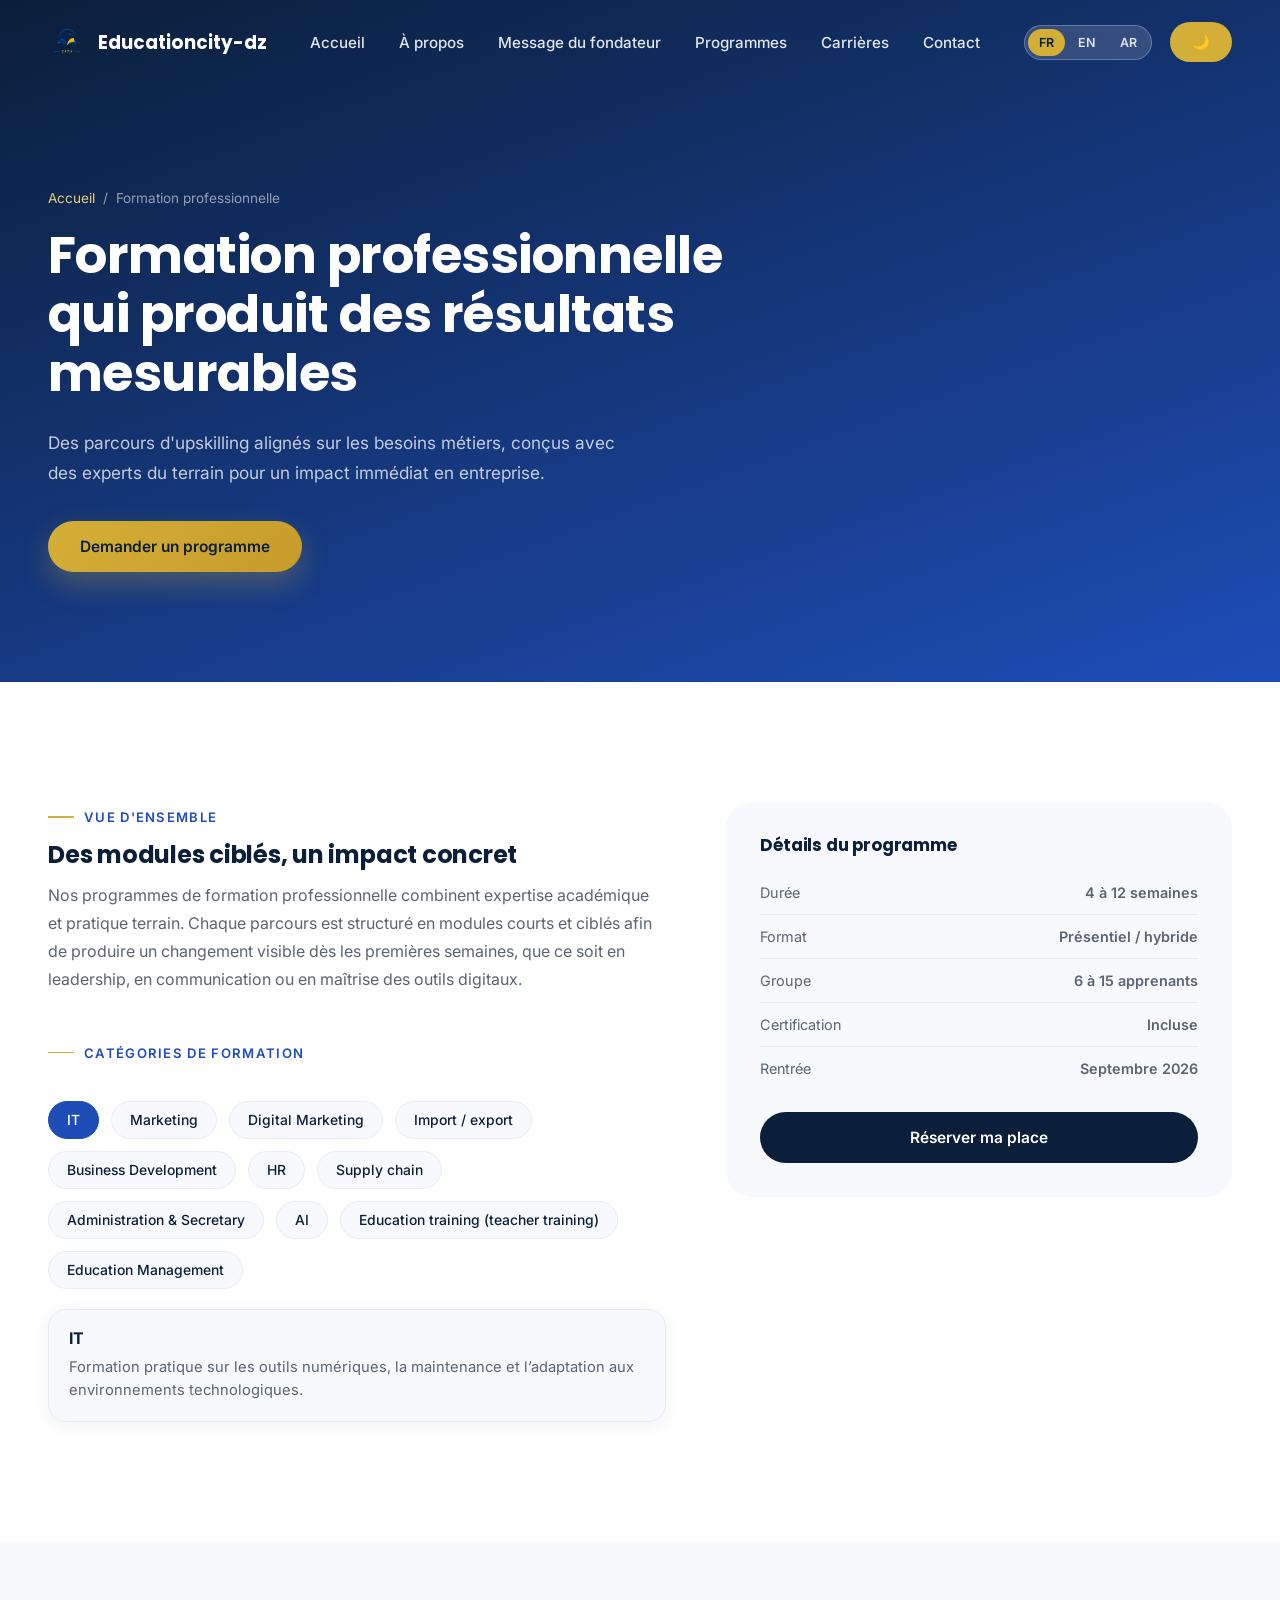
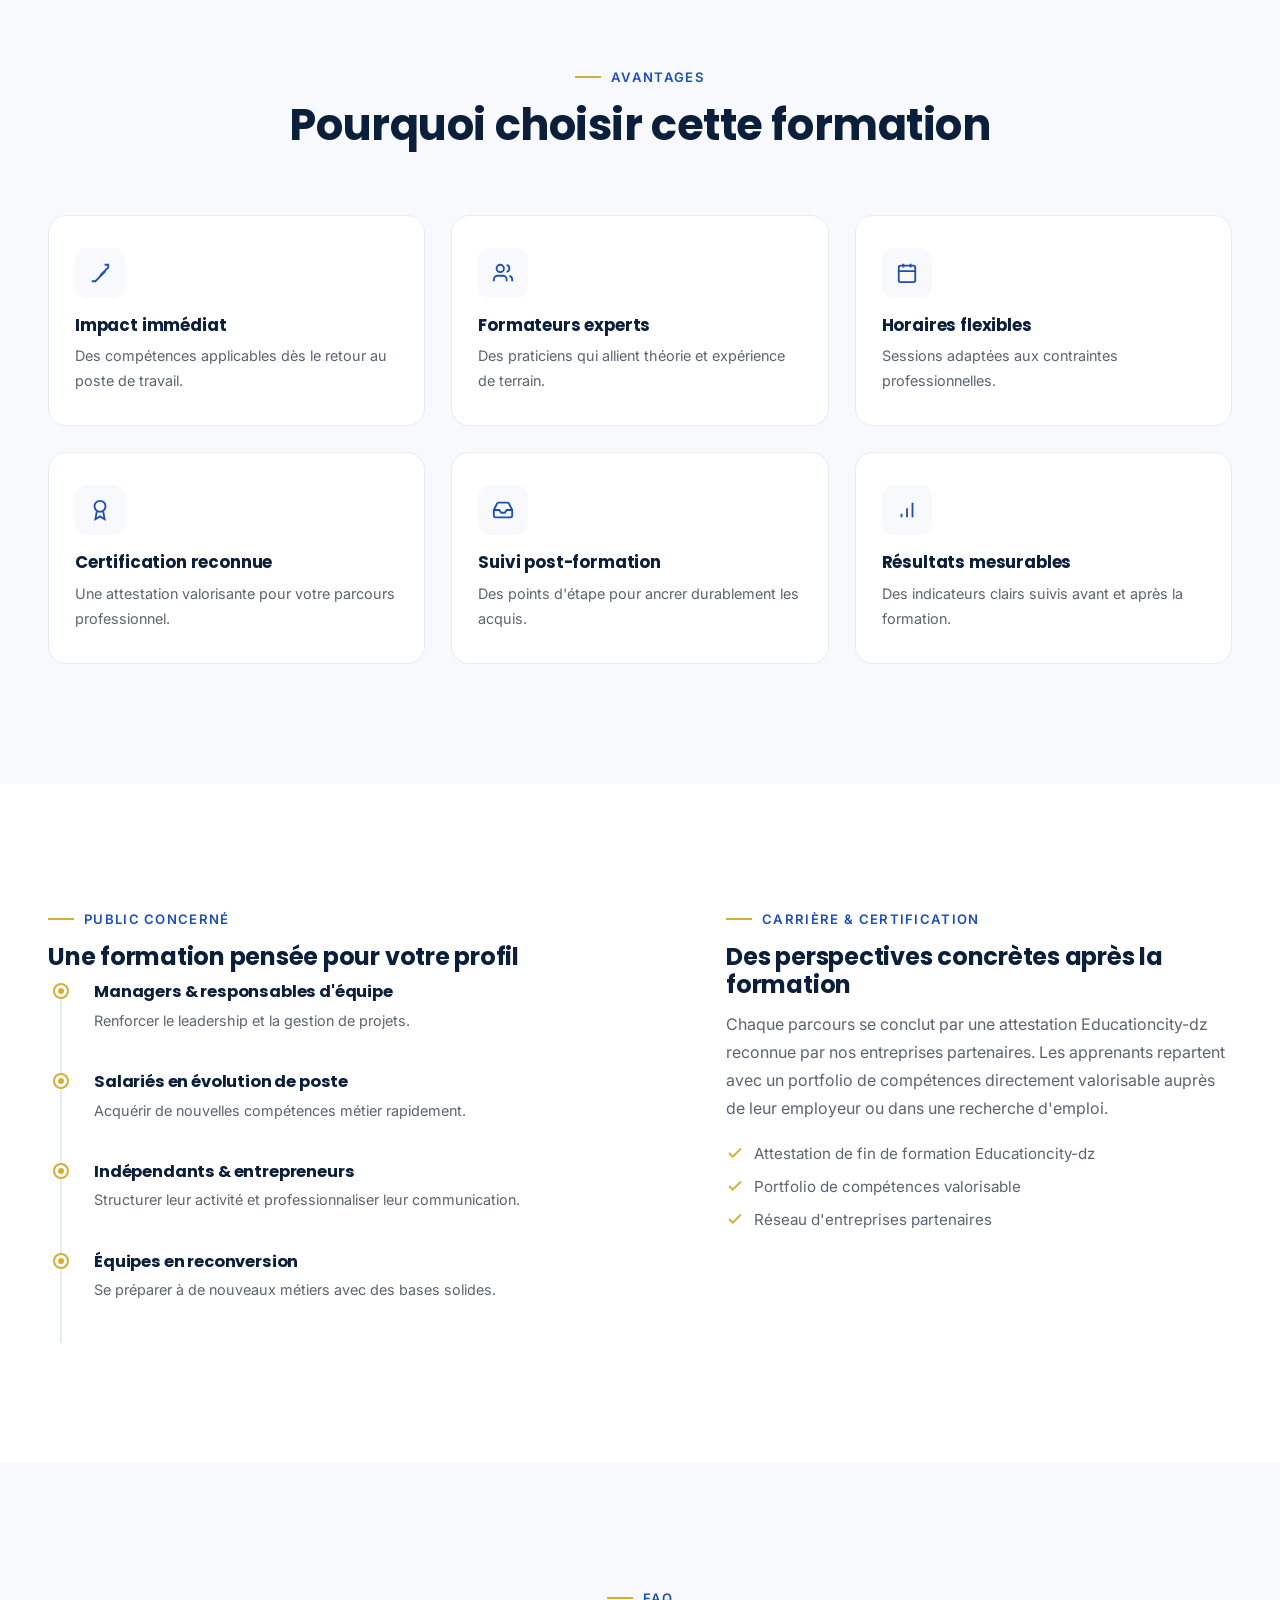
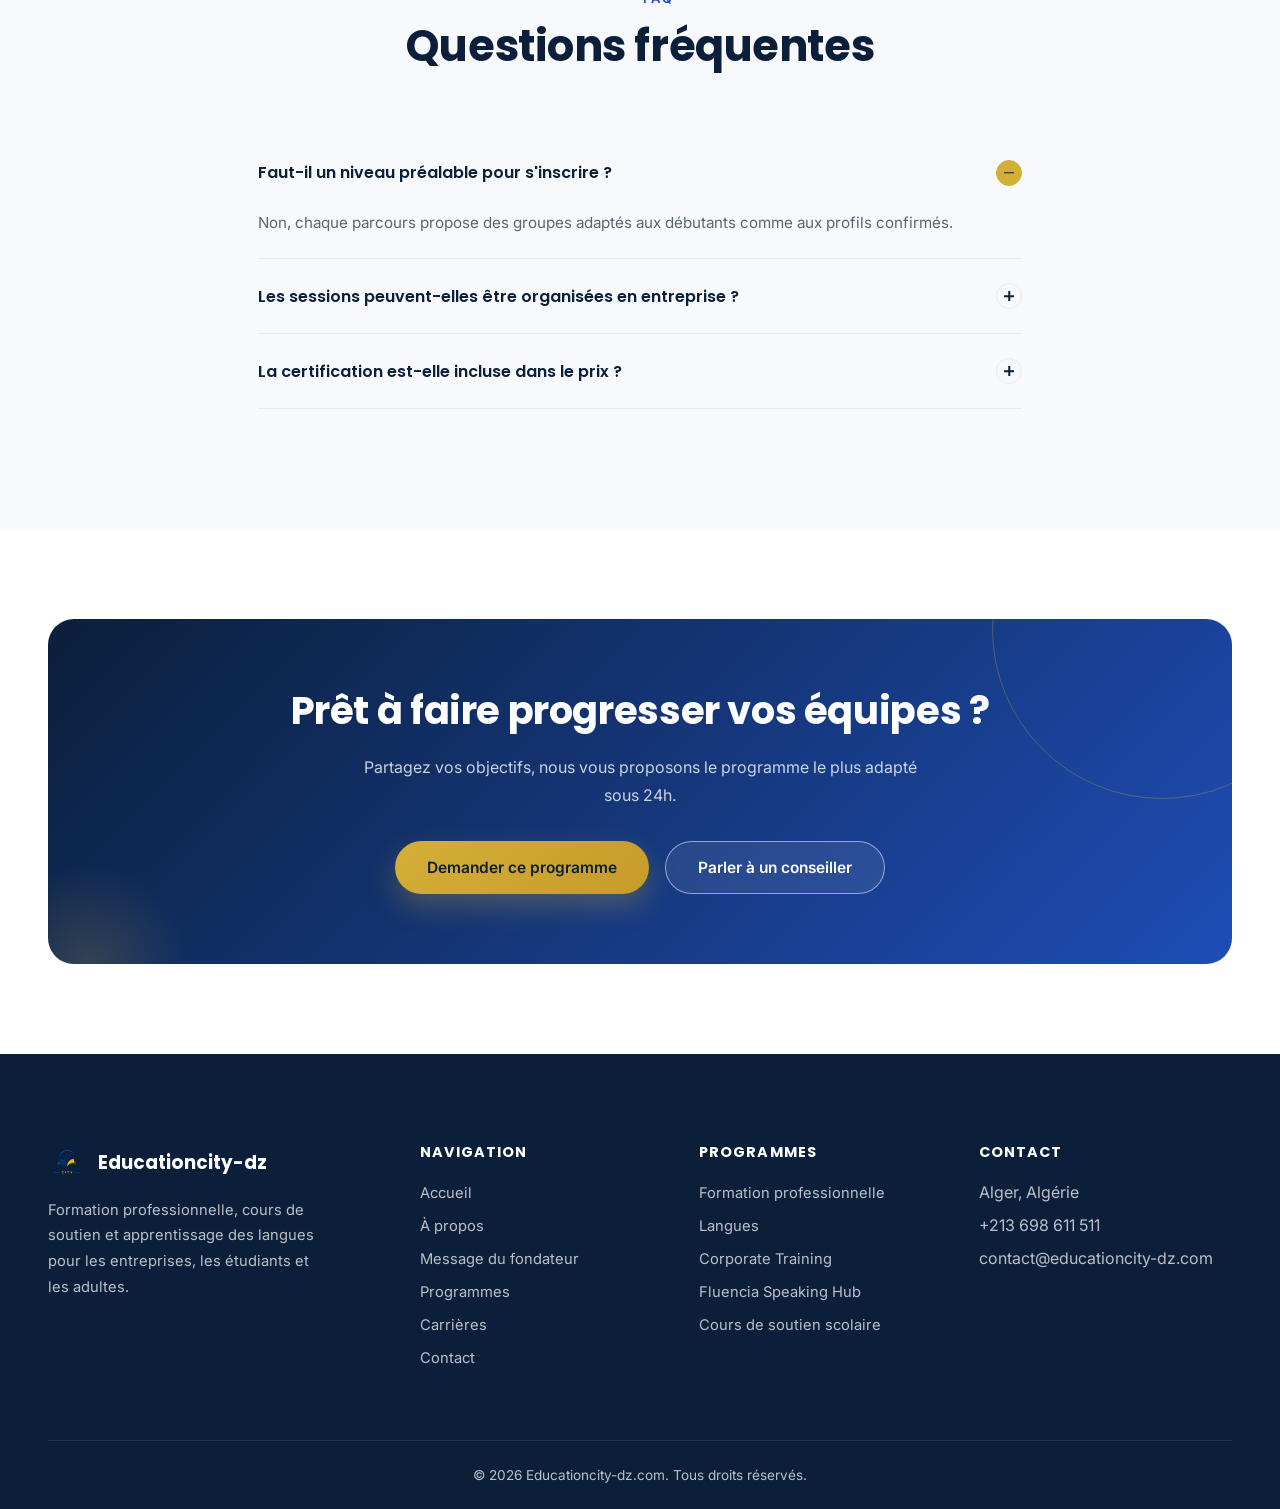
<file: formation-professionnelle.html>
<!DOCTYPE html>
<html lang="fr" dir="ltr" data-active-lang="fr">
<head>
<meta charset="UTF-8">
<meta name="viewport" content="width=device-width, initial-scale=1.0">
<title>Formation Professionnelle — Educationcity-dz</title>
<meta name="description" content="Formation professionnelle sur mesure : upskilling, certification, opportunités de carrière — Educationcity-dz.com">
<link rel="preconnect" href="https://fonts.googleapis.com">
<link href="https://fonts.googleapis.com/css2?family=Poppins:wght@500;600;700;800&amp;family=Inter:wght@400;500;600;700&amp;display=swap" rel="stylesheet">
<link rel="stylesheet" href="css/style.css">
</head>
<body data-page-title='{"fr": "Formation Professionnelle — Educationcity-dz", "en": "Professional Training — Educationcity-dz", "ar": "التكوين المهني — إيديوكيشن سيتي"}'>

<div id="loader"><div class="loader-seal"><svg viewBox="0 0 64 64"><circle cx="32" cy="32" r="26"></circle></svg></div></div>
<div id="scroll-progress"></div>

<header id="navbar">
  <div class="container nav-inner">
    <a href="index.html" class="brand">
      <span class="brand-mark"><img src="EduLogo.png" alt="Educationcity-dz logo"></span>
      Educationcity-dz
    </a>
    <nav>
      <ul class="nav-links" id="nav-links">
        <li><a href="index.html#home"><span data-lang="fr">Accueil</span><span data-lang="en">Home</span><span data-lang="ar">الرئيسية</span></a></li>
        <li><a href="index.html#about"><span data-lang="fr">À propos</span><span data-lang="en">About</span><span data-lang="ar">من نحن</span></a></li>
          <li><a href="founder-message.html"><span data-lang="fr">Message du fondateur</span><span data-lang="en">Founder’s Message</span><span data-lang="ar">رسالة المؤسس</span></a></li>
        <li><a href="index.html#courses"><span data-lang="fr">Programmes</span><span data-lang="en">Courses</span><span data-lang="ar">البرامج</span></a></li>
        <li><a href="careers.html"><span data-lang="fr">Carrières</span><span data-lang="en">Careers</span><span data-lang="ar">الوظائف</span></a></li>
        <li><a href="index.html#contact"><span data-lang="fr">Contact</span><span data-lang="en">Contact</span><span data-lang="ar">اتصل بنا</span></a></li>
      </ul>
    </nav>
    <div class="nav-right">
      <div class="lang-switch">
        <button data-lang-btn="fr">FR</button>
        <button data-lang-btn="en">EN</button>
        <button data-lang-btn="ar">AR</button>
      </div>
      <button id="dark-toggle" class="btn-call" aria-label="Toggle dark mode" aria-pressed="false">
        <span class="theme-ico">🌙</span>
        <!-- 
          <span data-lang="fr">Mode sombre</span>
          <span data-lang="en">Dark</span>
          <span data-lang="ar">الوضع الداكن</span>
        -->
      </button>
      <button class="nav-toggle" id="nav-toggle" aria-label="Menu"><span></span><span></span><span></span></button>
    </div>
  </div>
</header>

<!-- ============ PAGE HERO ============ -->
<section class="page-hero">
  <div class="container">
    <div class="breadcrumb">
      <a href="index.html"><span data-lang="fr">Accueil</span><span data-lang="en">Home</span><span data-lang="ar">الرئيسية</span></a>
      <span>/</span>
      <span><span data-lang="fr">Formation professionnelle</span><span data-lang="en">Professional Training</span><span data-lang="ar">التكوين المهني</span></span>
    </div>
    <h1>
      <span data-lang="fr">Formation professionnelle qui produit des résultats mesurables</span>
      <span data-lang="en">Professional training that delivers measurable results</span>
      <span data-lang="ar">تكوين مهني يحقق نتائج قابلة للقياس</span>
    </h1>
    <p>
      <span data-lang="fr">Des parcours d'upskilling alignés sur les besoins métiers, conçus avec des experts du terrain pour un impact immédiat en entreprise.</span>
      <span data-lang="en">Upskilling pathways aligned with real business needs, designed with field experts for immediate workplace impact.</span>
      <span data-lang="ar">مسارات لتطوير المهارات متوافقة مع احتياجات المهن، مصممة مع خبراء ميدانيين لتأثير فوري في الشركة.</span>
    </p>
    <div class="btn-row" style="margin-top:32px">
      <a href="#contact-cta" class="btn btn-primary"><span data-lang="fr">Demander un programme</span><span data-lang="en">Request a Programme</span><span data-lang="ar">اطلب برنامجًا</span></a>
    </div>
  </div>
</section>

<!-- ============ OVERVIEW ============ -->
<section class="section">
  <div class="container two-col">
    <div class="reveal">
      <div class="eyebrow"><span data-lang="fr">Vue d'ensemble</span><span data-lang="en">Overview</span><span data-lang="ar">نظرة عامة</span></div>
      <h2><span data-lang="fr">Des modules ciblés, un impact concret</span><span data-lang="en">Focused modules, real impact</span><span data-lang="ar">وحدات مركزة، تأثير ملموس</span></h2>
      <div data-lang="fr"><p>Nos programmes de formation professionnelle combinent expertise académique et pratique terrain. Chaque parcours est structuré en modules courts et ciblés afin de produire un changement visible dès les premières semaines, que ce soit en leadership, en communication ou en maîtrise des outils digitaux.</p></div>
      <div data-lang="en"><p>Our professional training programmes combine academic expertise with hands-on field practice. Every pathway is structured into short, focused modules designed to create visible change within the first weeks — in leadership, communication or digital-tool mastery.</p></div>
      <div data-lang="ar"><p>تجمع برامج التكوين المهني لدينا بين الخبرة الأكاديمية والممارسة الميدانية. يتم تنظيم كل مسار في وحدات قصيرة ومركزة لإحداث تغيير ملموس منذ الأسابيع الأولى، سواء في القيادة أو التواصل أو إتقان الأدوات الرقمية.</p></div>

      <div class="eyebrow" style="margin-top:36px"><span data-lang="fr">Catégories de formation</span><span data-lang="en">Training Categories</span><span data-lang="ar">فئات التكوين</span></div>
      <div class="pill-list" id="training-category-list">
        <button type="button" class="pill pill-selectable active" data-category="it" data-title-fr="IT" data-title-en="IT" data-title-ar="تقنيات المعلومات" data-desc-fr="Formation pratique sur les outils numériques, la maintenance et l’adaptation aux environnements technologiques." data-desc-en="Practical training on digital tools, support systems and adaptation to modern technological environments." data-desc-ar="تدريب عملي على الأدوات الرقمية وأنظمة الدعم والتكيف مع البيئات التكنولوجية الحديثة.">
          <span data-lang="fr">IT</span><span data-lang="en">IT</span><span data-lang="ar">تقنيات المعلومات</span>
        </button>
        <button type="button" class="pill pill-selectable" data-category="marketing" data-title-fr="Marketing" data-title-en="Marketing" data-title-ar="التسويق" data-desc-fr="Développez vos compétences pour créer des stratégies de marque, clientèle et communication." data-desc-en="Build your skills to create strong brand, customer and communication strategies." data-desc-ar="طور مهاراتك لإنشاء استراتيجيات قوية للعلامة والعميل والتواصل.">
          <span data-lang="fr">Marketing</span><span data-lang="en">Marketing</span><span data-lang="ar">التسويق</span>
        </button>
        <button type="button" class="pill pill-selectable" data-category="digital-marketing" data-title-fr="Digital Marketing" data-title-en="Digital Marketing" data-title-ar="التسويق الرقمي" data-desc-fr="Maîtrisez les réseaux sociaux, le référencement, l’analyse et les campagnes payantes." data-desc-en="Master social media, SEO, analytics and paid campaign management." data-desc-ar="أتقن التواصل الاجتماعي وسيو والتحليلات وإدارة الحملات المدفوعة.">
          <span data-lang="fr">Digital Marketing</span><span data-lang="en">Digital Marketing</span><span data-lang="ar">التسويق الرقمي</span>
        </button>
        <button type="button" class="pill pill-selectable" data-category="import-export" data-title-fr="Import / export" data-title-en="Import / export" data-title-ar="الاستيراد/التصدير" data-desc-fr="Découvrez les bases du commerce international, de la logistique et des procédures douanières." data-desc-en="Learn the basics of international trade, logistics and customs procedures." data-desc-ar="تعرف على أساسيات التجارة الدولية والخدمات اللوجستية والإجراءات الجمركية.">
          <span data-lang="fr">Import / export</span><span data-lang="en">Import / export</span><span data-lang="ar">الاستيراد/التصدير</span>
        </button>
        <button type="button" class="pill pill-selectable" data-category="business-development" data-title-fr="Business Development" data-title-en="Business Development" data-title-ar="تنمية الأعمال" data-desc-fr="Renforcez vos compétences pour identifier des opportunités et développer des partenariats durables." data-desc-en="Strengthen your skills to identify opportunities and build lasting partnerships." data-desc-ar="قوّ من مهاراتك لتحديد الفرص وبناء شراكات مستدامة.">
          <span data-lang="fr">Business Development</span><span data-lang="en">Business Development</span><span data-lang="ar">تنمية الأعمال</span>
        </button>
        <button type="button" class="pill pill-selectable" data-category="hr" data-title-fr="HR" data-title-en="HR" data-title-ar="الموارد البشرية" data-desc-fr="Acquérez des bases solides en recrutement, gestion du personnel et développement d’équipe." data-desc-en="Gain solid foundations in recruitment, people management and team development." data-desc-ar="احصل على أساسيات قوية في التوظيف وإدارة الأفراد وتنمية الفريق.">
          <span data-lang="fr">HR</span><span data-lang="en">HR</span><span data-lang="ar">الموارد البشرية</span>
        </button>
        <button type="button" class="pill pill-selectable" data-category="supply-chain" data-title-fr="Supply chain" data-title-en="Supply chain" data-title-ar="سلسلة الإمداد" data-desc-fr="Apprenez à piloter la logistique, les stocks et l’optimisation des opérations." data-desc-en="Learn to manage logistics, stock and operation optimisation effectively." data-desc-ar="تعلم إدارة اللوجستيات والمخزون وتحسين العمليات بفعالية.">
          <span data-lang="fr">Supply chain</span><span data-lang="en">Supply chain</span><span data-lang="ar">سلسلة الإمداد</span>
        </button>
        <button type="button" class="pill pill-selectable" data-category="administration" data-title-fr="Administration &amp; Secretary" data-title-en="Administration & Secretary" data-title-ar="الإدارة والأمانة" data-desc-fr="Développez des compétences clés en organisation, communication et gestion administrative." data-desc-en="Develop key skills in organisation, communication and administrative management." data-desc-ar="طور مهارات أساسية في التنظيم والتواصل والإدارة الإدارية.">
          <span data-lang="fr">Administration &amp; Secretary</span><span data-lang="en">Administration & Secretary</span><span data-lang="ar">الإدارة والأمانة</span>
        </button>
        <button type="button" class="pill pill-selectable" data-category="ai" data-title-fr="AI" data-title-en="AI" data-title-ar="الذكاء الاصطناعي" data-desc-fr="Découvrez les concepts de l’intelligence artificielle et ses applications concrètes." data-desc-en="Discover AI concepts and their practical applications in real-world contexts." data-desc-ar="اكتشف مفاهيم الذكاء الاصطناعي وتطبيقاته العملية في الواقع.">
          <span data-lang="fr">AI</span><span data-lang="en">AI</span><span data-lang="ar">الذكاء الاصطناعي</span>
        </button>
        <button type="button" class="pill pill-selectable" data-category="education-training" data-title-fr="Education training (teacher training)" data-title-en="Education training (teacher training)" data-title-ar="تكوين تربوي (تكوين المعلمين)" data-desc-fr="Préparez les enseignants à mieux accompagner les apprenants et structurer leurs pratiques pédagogiques." data-desc-en="Prepare educators to support learners better and structure their teaching practice." data-desc-ar="جهّز المعلمين ليؤدوا دورهم بشكل أفضل في دعم المتعلمين وتنظيم ممارساتهم التربوية.">
          <span data-lang="fr">Education training (teacher training)</span><span data-lang="en">Education training (teacher training)</span><span data-lang="ar">تكوين تربوي (تكوين المعلمين)</span>
        </button>
        <button type="button" class="pill pill-selectable" data-category="education-management" data-title-fr="Education Management" data-title-en="Education Management" data-title-ar="إدارة التعليم" data-desc-fr="Apprenez à gérer des établissements, des équipes pédagogiques et des projets éducatifs." data-desc-en="Learn to manage schools, teaching teams and education-focused projects." data-desc-ar="تعلم إدارة المؤسسات التعليمية والفرق التربوية والمشاريع التعليمية.">
          <span data-lang="fr">Education Management</span><span data-lang="en">Education Management</span><span data-lang="ar">إدارة التعليم</span>
        </button>
      </div>
      <div class="category-card" id="category-detail-card" aria-live="polite">
        <div class="category-card-title" id="category-card-title"></div>
        <p id="category-card-desc"></p>
      </div>
    </div>

    <div class="side-card reveal">
      <h4><span data-lang="fr">Détails du programme</span><span data-lang="en">Programme Details</span><span data-lang="ar">تفاصيل البرنامج</span></h4>
      <div class="row"><span><span data-lang="fr">Durée</span><span data-lang="en">Duration</span><span data-lang="ar">المدة</span></span><span><span data-lang="fr">4 à 12 semaines</span><span data-lang="en">4 to 12 weeks</span><span data-lang="ar">4 إلى 12 أسبوعًا</span></span></div>
      <div class="row"><span><span data-lang="fr">Format</span><span data-lang="en">Format</span><span data-lang="ar">الصيغة</span></span><span><span data-lang="fr">Présentiel / hybride</span><span data-lang="en">In-person / hybrid</span><span data-lang="ar">حضوري / مختلط</span></span></div>
      <div class="row"><span><span data-lang="fr">Groupe</span><span data-lang="en">Group Size</span><span data-lang="ar">حجم المجموعة</span></span><span><span data-lang="fr">6 à 15 apprenants</span><span data-lang="en">6 to 15 learners</span><span data-lang="ar">6 إلى 15 متدربًا</span></span></div>
      <div class="row"><span><span data-lang="fr">Certification</span><span data-lang="en">Certification</span><span data-lang="ar">الشهادة</span></span><span><span data-lang="fr">Incluse</span><span data-lang="en">Included</span><span data-lang="ar">مشمولة</span></span></div>
      <div class="row" style="border-bottom:none"><span><span data-lang="fr">Rentrée</span><span data-lang="en">Next Intake</span><span data-lang="ar">الدفعة القادمة</span></span><span><span data-lang="fr">Septembre 2026</span><span data-lang="en">September 2026</span><span data-lang="ar">سبتمبر 2026</span></span></div>
      <a href="#contact-cta" class="btn btn-dark" style="width:100%;margin-top:22px"><span data-lang="fr">Réserver ma place</span><span data-lang="en">Reserve My Spot</span><span data-lang="ar">احجز مكاني</span></a>
    </div>
  </div>
</section>

<!-- ============ BENEFITS ============ -->
<section class="section section-light">
  <div class="container">
    <div class="section-head center reveal">
      <div class="eyebrow" style="justify-content:center"><span data-lang="fr">Avantages</span><span data-lang="en">Benefits</span><span data-lang="ar">المزايا</span></div>
      <h2><span data-lang="fr">Pourquoi choisir cette formation</span><span data-lang="en">Why choose this training</span><span data-lang="ar">لماذا تختارون هذا التكوين</span></h2>
    </div>
    <div class="benefit-grid stagger">
      <div class="benefit-card reveal" style="--i:0">
        <div class="ico"><svg width="22" height="22" viewBox="0 0 24 24" fill="none" stroke="currentColor" stroke-width="2"><path d="m12 15 8.5-8.5"/><path d="M17 3h4v4"/><path d="M3 21h4l11-11"/></svg></div>
        <h4><span data-lang="fr">Impact immédiat</span><span data-lang="en">Immediate Impact</span><span data-lang="ar">تأثير فوري</span></h4>
        <p><span data-lang="fr">Des compétences applicables dès le retour au poste de travail.</span><span data-lang="en">Skills applicable from the very first day back at work.</span><span data-lang="ar">مهارات قابلة للتطبيق فور العودة إلى العمل.</span></p>
      </div>
      <div class="benefit-card reveal" style="--i:1">
        <div class="ico"><svg width="22" height="22" viewBox="0 0 24 24" fill="none" stroke="currentColor" stroke-width="2"><path d="M16 21v-2a4 4 0 0 0-4-4H6a4 4 0 0 0-4 4v2"/><circle cx="9" cy="7" r="4"/><path d="M22 21v-2a4 4 0 0 0-3-3.87"/><path d="M16 3.13a4 4 0 0 1 0 7.75"/></svg></div>
        <h4><span data-lang="fr">Formateurs experts</span><span data-lang="en">Expert Trainers</span><span data-lang="ar">مكوّنون خبراء</span></h4>
        <p><span data-lang="fr">Des praticiens qui allient théorie et expérience de terrain.</span><span data-lang="en">Practitioners who blend theory with real field experience.</span><span data-lang="ar">ممارسون يجمعون بين النظرية والخبرة الميدانية.</span></p>
      </div>
      <div class="benefit-card reveal" style="--i:2">
        <div class="ico"><svg width="22" height="22" viewBox="0 0 24 24" fill="none" stroke="currentColor" stroke-width="2"><rect x="3" y="4" width="18" height="18" rx="2"/><path d="M16 2v4M8 2v4M3 10h18"/></svg></div>
        <h4><span data-lang="fr">Horaires flexibles</span><span data-lang="en">Flexible Scheduling</span><span data-lang="ar">جداول مرنة</span></h4>
        <p><span data-lang="fr">Sessions adaptées aux contraintes professionnelles.</span><span data-lang="en">Sessions adapted to your professional constraints.</span><span data-lang="ar">جلسات متكيفة مع القيود المهنية.</span></p>
      </div>
      <div class="benefit-card reveal" style="--i:3">
        <div class="ico"><svg width="22" height="22" viewBox="0 0 24 24" fill="none" stroke="currentColor" stroke-width="2"><circle cx="12" cy="8" r="6"/><path d="M15.5 13.5 17 22l-5-3-5 3 1.5-8.5"/></svg></div>
        <h4><span data-lang="fr">Certification reconnue</span><span data-lang="en">Recognised Certification</span><span data-lang="ar">شهادة معترف بها</span></h4>
        <p><span data-lang="fr">Une attestation valorisante pour votre parcours professionnel.</span><span data-lang="en">A credential that adds real value to your career path.</span><span data-lang="ar">شهادة تضيف قيمة حقيقية لمسارك المهني.</span></p>
      </div>
      <div class="benefit-card reveal" style="--i:4">
        <div class="ico"><svg width="22" height="22" viewBox="0 0 24 24" fill="none" stroke="currentColor" stroke-width="2"><path d="M22 12h-6l-2 3h-4l-2-3H2"/><path d="M5.45 5.11 2 12v6a2 2 0 0 0 2 2h16a2 2 0 0 0 2-2v-6l-3.45-6.89A2 2 0 0 0 16.76 4H7.24a2 2 0 0 0-1.79 1.11Z"/></svg></div>
        <h4><span data-lang="fr">Suivi post-formation</span><span data-lang="en">Post-Training Follow-up</span><span data-lang="ar">متابعة بعد التكوين</span></h4>
        <p><span data-lang="fr">Des points d'étape pour ancrer durablement les acquis.</span><span data-lang="en">Check-ins to make sure learning sticks long-term.</span><span data-lang="ar">نقاط متابعة لترسيخ المكتسبات على المدى الطويل.</span></p>
      </div>
      <div class="benefit-card reveal" style="--i:5">
        <div class="ico"><svg width="22" height="22" viewBox="0 0 24 24" fill="none" stroke="currentColor" stroke-width="2"><path d="M12 20V10M18 20V4M6 20v-4"/></svg></div>
        <h4><span data-lang="fr">Résultats mesurables</span><span data-lang="en">Measurable Results</span><span data-lang="ar">نتائج قابلة للقياس</span></h4>
        <p><span data-lang="fr">Des indicateurs clairs suivis avant et après la formation.</span><span data-lang="en">Clear indicators tracked before and after training.</span><span data-lang="ar">مؤشرات واضحة تُتابع قبل وبعد التكوين.</span></p>
      </div>
    </div>
  </div>
</section>

<!-- ============ WHO SHOULD JOIN / CAREER / DURATION ============ -->
<section class="section">
  <div class="container two-col">
    <div class="reveal">
      <div class="eyebrow"><span data-lang="fr">Public concerné</span><span data-lang="en">Who Should Join</span><span data-lang="ar">الفئة المستهدفة</span></div>
      <h2><span data-lang="fr">Une formation pensée pour votre profil</span><span data-lang="en">Training designed for your profile</span><span data-lang="ar">تكوين مصمم حسب ملفكم</span></h2>
      <div class="timeline">
        <div class="timeline-item reveal" style="--i:0">
          <h4><span data-lang="fr">Managers &amp; responsables d'équipe</span><span data-lang="en">Managers & team leaders</span><span data-lang="ar">المدراء ورؤساء الفرق</span></h4>
          <p><span data-lang="fr">Renforcer le leadership et la gestion de projets.</span><span data-lang="en">Strengthen leadership and project management.</span><span data-lang="ar">تعزيز القيادة وإدارة المشاريع.</span></p>
        </div>
        <div class="timeline-item reveal" style="--i:1">
          <h4><span data-lang="fr">Salariés en évolution de poste</span><span data-lang="en">Employees changing roles</span><span data-lang="ar">الموظفون في تغيير وظيفي</span></h4>
          <p><span data-lang="fr">Acquérir de nouvelles compétences métier rapidement.</span><span data-lang="en">Quickly build new job-specific skills.</span><span data-lang="ar">اكتساب مهارات مهنية جديدة بسرعة.</span></p>
        </div>
        <div class="timeline-item reveal" style="--i:2">
          <h4><span data-lang="fr">Indépendants &amp; entrepreneurs</span><span data-lang="en">Freelancers & entrepreneurs</span><span data-lang="ar">المستقلون ورواد الأعمال</span></h4>
          <p><span data-lang="fr">Structurer leur activité et professionnaliser leur communication.</span><span data-lang="en">Structure their business and professionalise communication.</span><span data-lang="ar">هيكلة نشاطهم وتحسين تواصلهم المهني.</span></p>
        </div>
        <div class="timeline-item reveal" style="--i:3">
          <h4><span data-lang="fr">Équipes en reconversion</span><span data-lang="en">Teams in career transition</span><span data-lang="ar">الفرق في إعادة التأهيل المهني</span></h4>
          <p><span data-lang="fr">Se préparer à de nouveaux métiers avec des bases solides.</span><span data-lang="en">Prepare for new roles with solid foundations.</span><span data-lang="ar">الاستعداد لمهن جديدة بأسس متينة.</span></p>
        </div>
      </div>
    </div>

    <div class="reveal">
      <div class="eyebrow"><span data-lang="fr">Carrière &amp; certification</span><span data-lang="en">Career & Certification</span><span data-lang="ar">المهنة والشهادة</span></div>
      <h2><span data-lang="fr">Des perspectives concrètes après la formation</span><span data-lang="en">Real prospects after training</span><span data-lang="ar">آفاق ملموسة بعد التكوين</span></h2>
      <div data-lang="fr"><p>Chaque parcours se conclut par une attestation Educationcity-dz reconnue par nos entreprises partenaires. Les apprenants repartent avec un portfolio de compétences directement valorisable auprès de leur employeur ou dans une recherche d'emploi.</p></div>
      <div data-lang="en"><p>Every pathway ends with an Educationcity-dz certificate recognised by our partner companies. Learners leave with a skills portfolio they can put to work immediately, whether with their current employer or in a job search.</p></div>
      <div data-lang="ar"><p>يُختتم كل مسار بشهادة من Educationcity-dz معترف بها من طرف شركائنا. يغادر المتدربون بحقيبة مهارات قابلة للتوظيف الفوري، سواء لدى صاحب عملهم الحالي أو في بحثهم عن عمل.</p></div>
      <ul style="margin-top:22px">
        <li style="display:flex;gap:10px;margin-bottom:14px;font-size:.95rem;color:var(--text-muted)"><svg width="18" height="18" viewBox="0 0 24 24" fill="none" stroke="#D4AF37" stroke-width="2.5" style="flex-shrink:0"><path d="M20 6 9 17l-5-5"/></svg><span><span data-lang="fr">Attestation de fin de formation Educationcity-dz</span><span data-lang="en">Educationcity-dz completion certificate</span><span data-lang="ar">شهادة إتمام التكوين من Educationcity-dz</span></span></li>
        <li style="display:flex;gap:10px;margin-bottom:14px;font-size:.95rem;color:var(--text-muted)"><svg width="18" height="18" viewBox="0 0 24 24" fill="none" stroke="#D4AF37" stroke-width="2.5" style="flex-shrink:0"><path d="M20 6 9 17l-5-5"/></svg><span><span data-lang="fr">Portfolio de compétences valorisable</span><span data-lang="en">A career-ready skills portfolio</span><span data-lang="ar">حقيبة مهارات قابلة للتثمين</span></span></li>
        <li style="display:flex;gap:10px;margin-bottom:14px;font-size:.95rem;color:var(--text-muted)"><svg width="18" height="18" viewBox="0 0 24 24" fill="none" stroke="#D4AF37" stroke-width="2.5" style="flex-shrink:0"><path d="M20 6 9 17l-5-5"/></svg><span><span data-lang="fr">Réseau d'entreprises partenaires</span><span data-lang="en">Access to our partner-company network</span><span data-lang="ar">شبكة من الشركات الشريكة</span></span></li>
      </ul>
    </div>
  </div>
</section>

<!-- ============ FAQ ============ -->
<section class="section section-light">
  <div class="container" style="max-width:820px">
    <div class="section-head center reveal">
      <div class="eyebrow" style="justify-content:center"><span data-lang="fr">FAQ</span><span data-lang="en">FAQ</span><span data-lang="ar">الأسئلة الشائعة</span></div>
      <h2><span data-lang="fr">Questions fréquentes</span><span data-lang="en">Frequently Asked Questions</span><span data-lang="ar">الأسئلة الشائعة</span></h2>
    </div>
    <div class="faq-list reveal">
      <div class="faq-item open">
        <button class="faq-q"><span><span data-lang="fr">Faut-il un niveau préalable pour s'inscrire ?</span><span data-lang="en">Do I need prior experience to enrol?</span><span data-lang="ar">هل يلزم مستوى مسبق للتسجيل؟</span></span><span class="plus"></span></button>
        <div class="faq-a" style="max-height:200px"><p><span data-lang="fr">Non, chaque parcours propose des groupes adaptés aux débutants comme aux profils confirmés.</span><span data-lang="en">No, every pathway offers groups suited to beginners and experienced profiles alike.</span><span data-lang="ar">لا، يقترح كل مسار مجموعات مناسبة للمبتدئين وذوي الخبرة على حد سواء.</span></p></div>
      </div>
      <div class="faq-item">
        <button class="faq-q"><span><span data-lang="fr">Les sessions peuvent-elles être organisées en entreprise ?</span><span data-lang="en">Can sessions be delivered on-site at a company?</span><span data-lang="ar">هل يمكن تنظيم الجلسات داخل الشركة؟</span></span><span class="plus"></span></button>
        <div class="faq-a"><p><span data-lang="fr">Oui, nous proposons des formats sur site ou hybrides adaptés à vos équipes.</span><span data-lang="en">Yes, we offer on-site or hybrid formats adapted to your teams.</span><span data-lang="ar">نعم، نقترح صيغًا حضورية أو مختلطة مكيفة مع فرقكم.</span></p></div>
      </div>
      <div class="faq-item">
        <button class="faq-q"><span><span data-lang="fr">La certification est-elle incluse dans le prix ?</span><span data-lang="en">Is certification included in the price?</span><span data-lang="ar">هل الشهادة مشمولة في السعر؟</span></span><span class="plus"></span></button>
        <div class="faq-a"><p><span data-lang="fr">Oui, l'attestation Educationcity-dz est incluse pour tous les parcours de formation professionnelle.</span><span data-lang="en">Yes, the Educationcity-dz certificate is included in all professional training pathways.</span><span data-lang="ar">نعم، شهادة Educationcity-dz مشمولة في جميع مسارات التكوين المهني.</span></p></div>
      </div>
    </div>
  </div>
</section>

<!-- ============ CTA ============ -->
<section class="section tight" id="contact-cta">
  <div class="container">
    <div class="cta-banner reveal-scale">
      <h2><span data-lang="fr">Prêt à faire progresser vos équipes ?</span><span data-lang="en">Ready to grow your teams?</span><span data-lang="ar">مستعدون لتطوير فرقكم؟</span></h2>
      <p><span data-lang="fr">Partagez vos objectifs, nous vous proposons le programme le plus adapté sous 24h.</span><span data-lang="en">Share your goals — we'll suggest the most relevant programme within 24 hours.</span><span data-lang="ar">شاركونا أهدافكم، وسنقترح البرنامج الأنسب خلال 24 ساعة.</span></p>
      <div class="btn-row">
        <a href="index.html#contact" class="btn btn-primary"><span data-lang="fr">Demander ce programme</span><span data-lang="en">Request This Programme</span><span data-lang="ar">اطلب هذا البرنامج</span></a>
        <a href="index.html#contact" class="btn btn-secondary"><span data-lang="fr">Parler à un conseiller</span><span data-lang="en">Talk to an Advisor</span><span data-lang="ar">تحدث مع مستشار</span></a>
      </div>
    </div>
  </div>
</section>

<!-- ============ FOOTER ============ -->
<footer>
  <div class="container">
    <div class="footer-grid">
      <div class="footer-brand">
        <div class="brand">
          <span class="brand-mark"><img src="EduLogo.png" alt="Educationcity-dz logo"></span>
          Educationcity-dz
        </div>
        <p>
          <span data-lang="fr">Formation professionnelle, cours de soutien et apprentissage des langues pour les entreprises, les étudiants et les adultes.</span>
          <span data-lang="en">Professional training, academic support and language learning for companies, students and adults.</span>
          <span data-lang="ar">تكوين مهني، دعم دراسي وتعلم اللغات للشركات والطلاب والكبار.</span>
        </p>
      </div>
      <div>
        <h4><span data-lang="fr">Navigation</span><span data-lang="en">Navigation</span><span data-lang="ar">التنقل</span></h4>
        <ul class="flinks">
          <li><a href="index.html#home"><span data-lang="fr">Accueil</span><span data-lang="en">Home</span><span data-lang="ar">الرئيسية</span></a></li>
          <li><a href="index.html#about"><span data-lang="fr">À propos</span><span data-lang="en">About</span><span data-lang="ar">من نحن</span></a></li>
          <li><a href="founder-message.html"><span data-lang="fr">Message du fondateur</span><span data-lang="en">Founder’s Message</span><span data-lang="ar">رسالة المؤسس</span></a></li>
          <li><a href="index.html#courses"><span data-lang="fr">Programmes</span><span data-lang="en">Courses</span><span data-lang="ar">البرامج</span></a></li>
          <li><a href="careers.html"><span data-lang="fr">Carrières</span><span data-lang="en">Careers</span><span data-lang="ar">الوظائف</span></a></li>
          <li><a href="index.html#contact"><span data-lang="fr">Contact</span><span data-lang="en">Contact</span><span data-lang="ar">اتصل بنا</span></a></li>
        </ul>
      </div>
      <div>
        <h4><span data-lang="fr">Programmes</span><span data-lang="en">Courses</span><span data-lang="ar">البرامج</span></h4>
        <ul class="flinks">
          <li><a href="formation-professionnelle.html"><span data-lang="fr">Formation professionnelle</span><span data-lang="en">Professional Training</span><span data-lang="ar">التكوين المهني</span></a></li>
          <li><a href="languages.html"><span data-lang="fr">Langues</span><span data-lang="en">Languages</span><span data-lang="ar">اللغات</span></a></li>
          <li><a href="corporate-training.html"><span data-lang="fr">Corporate Training</span><span data-lang="en">Corporate Training</span><span data-lang="ar">تكوين الشركات</span></a></li>
          <li><a href="fluencia.html"><span data-lang="fr">Fluencia Speaking Hub</span><span data-lang="en">Fluencia Speaking Hub</span><span data-lang="ar">فلوينسيا محادثة</span></a></li>
          <li><a href="academic-support.html"><span data-lang="fr">Cours de soutien scolaire</span><span data-lang="en">Academic Support</span><span data-lang="ar">الدعم الدراسي</span></a></li>
        </ul>
      </div>
      <div>
        <h4><span data-lang="fr">Contact</span><span data-lang="en">Contact</span><span data-lang="ar">اتصل بنا</span></h4>
        <ul class="flinks">
          <li><span data-lang="fr">Alger, Algérie</span><span data-lang="en">Algiers, Algeria</span><span data-lang="ar">الجزائر العاصمة</span></li>
          <li>+213 698 611 511</li>
          <li>contact@educationcity-dz.com</li>
        </ul>
      </div>
    </div>

    <div class="footer-bottom">
      <span style="display:block;text-align:center;width:100%">© 2026 Educationcity-dz.com. <span data-lang="fr">Tous droits réservés.</span><span data-lang="en">All rights reserved.</span><span data-lang="ar">جميع الحقوق محفوظة.</span></span>
    </div>
  </div>
</footer>

<button id="back-to-top" aria-label="Back to top"><svg viewBox="0 0 24 24" fill="none" stroke="currentColor" stroke-width="2.5"><path d="M12 19V5"/><path d="m5 12 7-7 7 7"/></svg></button>
<script src="js/main.js"></script>
</body>
</html>
</file>
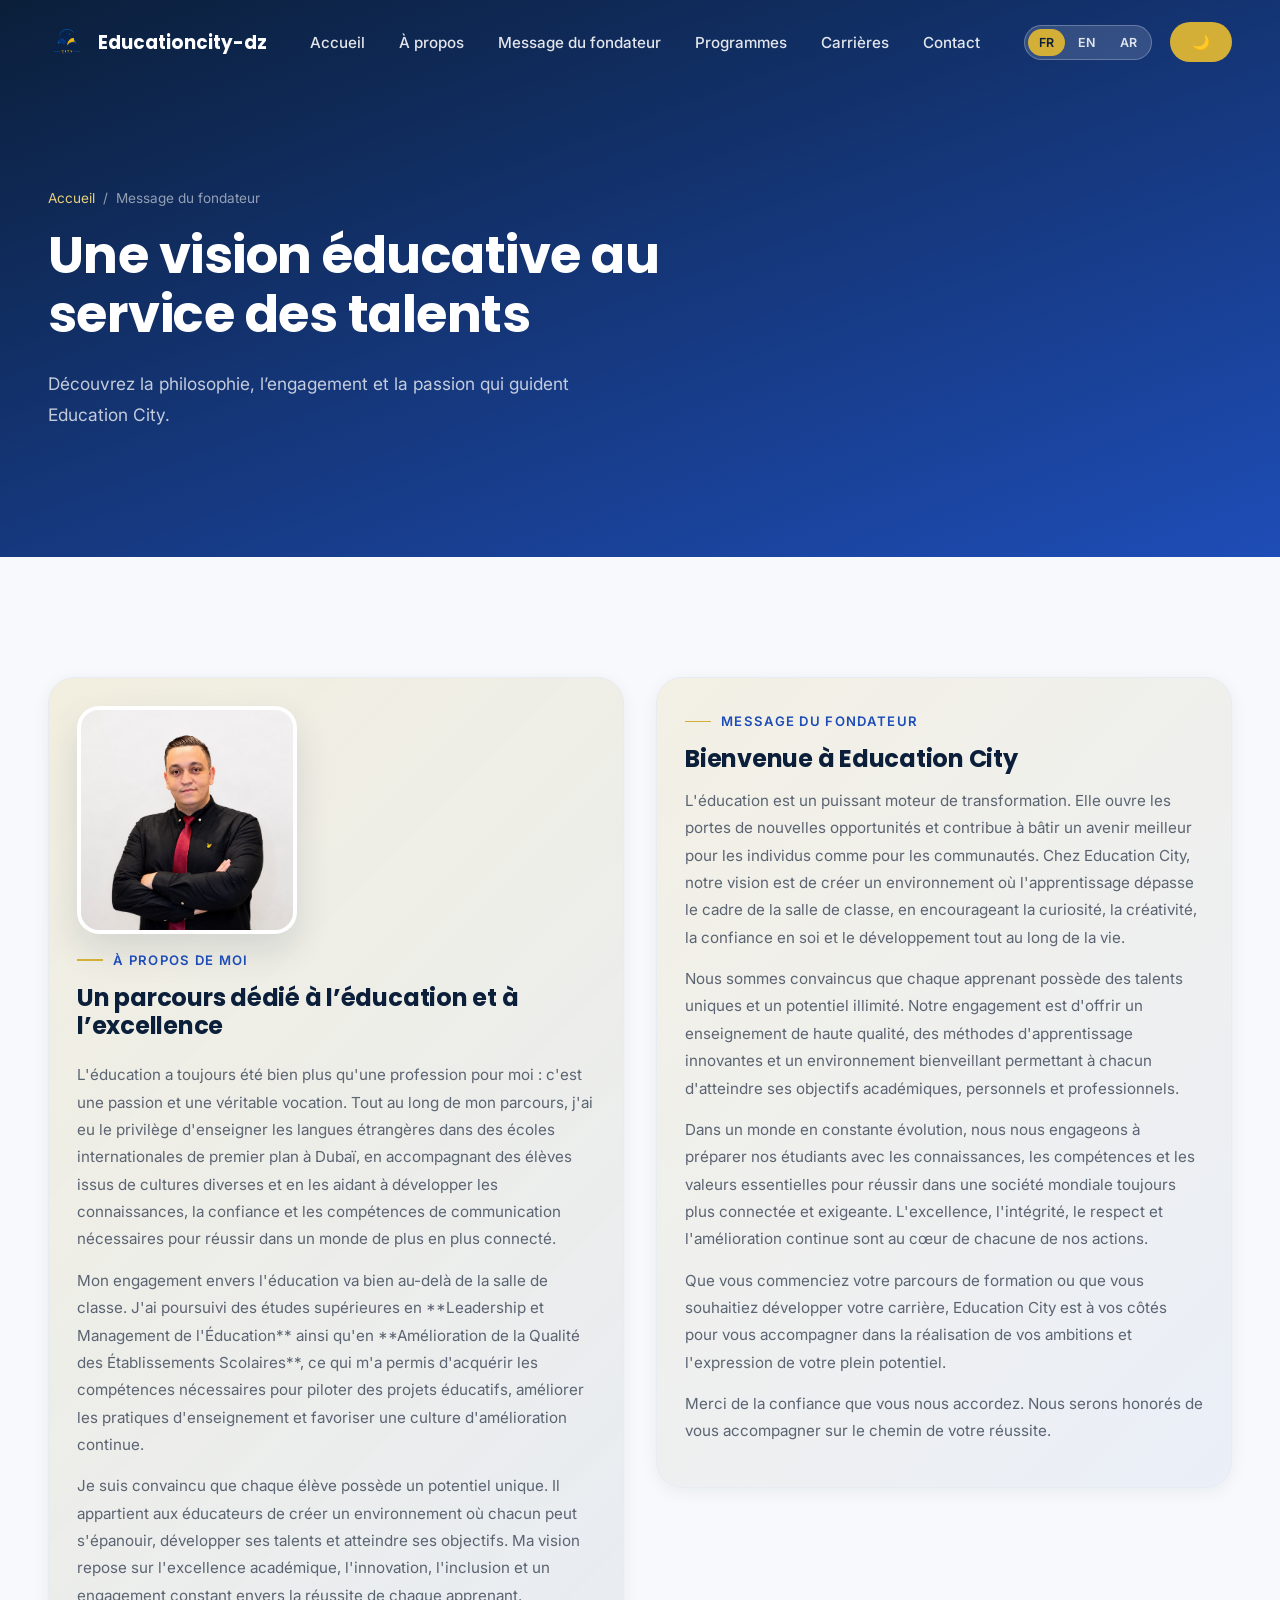
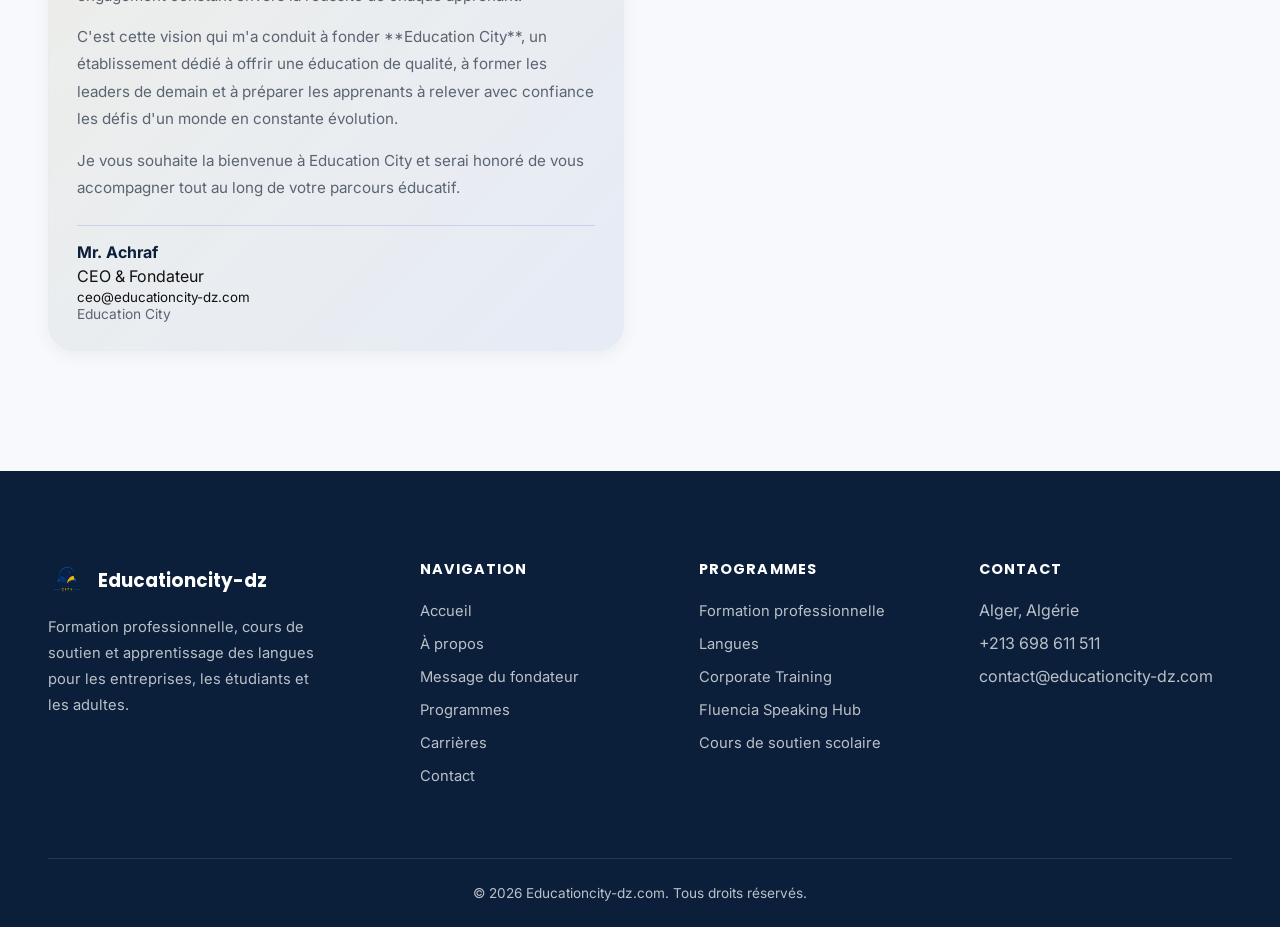
<file: founder-message.html>
<!DOCTYPE html>
<html lang="fr" dir="ltr" data-active-lang="fr">
<head>
<meta charset="UTF-8">
<meta name="viewport" content="width=device-width, initial-scale=1.0">
<title>Founder’s Message — Educationcity-dz</title>
<meta name="description" content="Read the founder’s message and discover the educational vision behind Educationcity-dz.">
<link rel="preconnect" href="https://fonts.googleapis.com">
<link href="https://fonts.googleapis.com/css2?family=Poppins:wght@500;600;700;800&family=Inter:wght@400;500;600;700&display=swap" rel="stylesheet">
<link rel="stylesheet" href="css/style.css">
</head>
<body data-page-title='{"fr": "Message du fondateur — Educationcity-dz", "en": "Founder’s Message — Educationcity-dz", "ar": "رسالة المؤسس — إيديوكيشن سيتي"}'>
<div id="loader"><div class="loader-seal"><svg viewBox="0 0 64 64"><circle cx="32" cy="32" r="26"></circle></svg></div></div>
<div id="scroll-progress"></div>

<header id="navbar">
  <div class="container nav-inner">
    <a href="index.html" class="brand">
      <span class="brand-mark"><img src="EduLogo.png" alt="Educationcity-dz logo"></span>
      Educationcity-dz
    </a>
    <nav>
      <ul class="nav-links" id="nav-links">
        <li><a href="index.html#home"><span data-lang="fr">Accueil</span><span data-lang="en">Home</span><span data-lang="ar">الرئيسية</span></a></li>
        <li><a href="index.html#about"><span data-lang="fr">À propos</span><span data-lang="en">About</span><span data-lang="ar">من نحن</span></a></li>
        <li><a href="founder-message.html" class="active"><span data-lang="fr">Message du fondateur</span><span data-lang="en">Founder’s Message</span><span data-lang="ar">رسالة المؤسس</span></a></li>
        <li><a href="index.html#courses"><span data-lang="fr">Programmes</span><span data-lang="en">Courses</span><span data-lang="ar">البرامج</span></a></li>
        <li><a href="careers.html"><span data-lang="fr">Carrières</span><span data-lang="en">Careers</span><span data-lang="ar">الوظائف</span></a></li>
        <li><a href="index.html#contact"><span data-lang="fr">Contact</span><span data-lang="en">Contact</span><span data-lang="ar">اتصل بنا</span></a></li>
      </ul>
    </nav>
    <div class="nav-right">
      <div class="lang-switch">
        <button data-lang-btn="fr">FR</button>
        <button data-lang-btn="en">EN</button>
        <button data-lang-btn="ar">AR</button>
      </div>
      <button id="dark-toggle" class="btn-call" aria-label="Toggle dark mode" aria-pressed="false">
        <span class="theme-ico">🌙</span>
      </button>
      <button class="nav-toggle" id="nav-toggle" aria-label="Menu"><span></span><span></span><span></span></button>
    </div>
  </div>
</header>

<section class="page-hero">
  <div class="container">
    <div class="breadcrumb">
      <a href="index.html"><span data-lang="fr">Accueil</span><span data-lang="en">Home</span><span data-lang="ar">الرئيسية</span></a>
      <span>/</span>
      <span><span data-lang="fr">Message du fondateur</span><span data-lang="en">Founder’s Message</span><span data-lang="ar">رسالة المؤسس</span></span>
    </div>
    <h1><span data-lang="fr">Une vision éducative au service des talents</span><span data-lang="en">An educational vision dedicated to talent</span><span data-lang="ar">رؤية تربوية تخدم المواهب</span></h1>
    <p><span data-lang="fr">Découvrez la philosophie, l’engagement et la passion qui guident Education City.</span><span data-lang="en">Discover the philosophy, commitment and passion that guide Education City.</span><span data-lang="ar">اكتشف الفلسفة والتزام وشغف الذي يقود Education City.</span></p>
  </div>
</section>

<section class="section section-light">
  <div class="container founder-split">
    <div class="founder-profile reveal">
      <div class="founder-photo-card">
        <img src="Founder.jpeg" alt="Founder of Educationcity-dz">
      </div>
      <div class="founder-profile-copy">
        <div class="founder-copy-top">
          <div class="eyebrow"><span data-lang="fr">À propos de moi</span><span data-lang="en">About Me</span><span data-lang="ar">نبذة عني</span></div>
          <h2><span data-lang="fr">Un parcours dédié à l’éducation et à l’excellence</span><span data-lang="en">A journey dedicated to education and excellence</span><span data-lang="ar">مسار مكرس للتعليم والتميز</span></h2>
        </div>
        <div class="founder-copy-body">
          <div data-lang="fr">
            <p>L'éducation a toujours été bien plus qu'une profession pour moi : c'est une passion et une véritable vocation. Tout au long de mon parcours, j'ai eu le privilège d'enseigner les langues étrangères dans des écoles internationales de premier plan à Dubaï, en accompagnant des élèves issus de cultures diverses et en les aidant à développer les connaissances, la confiance et les compétences de communication nécessaires pour réussir dans un monde de plus en plus connecté.</p>
            <p>Mon engagement envers l'éducation va bien au-delà de la salle de classe. J'ai poursuivi des études supérieures en **Leadership et Management de l'Éducation** ainsi qu'en **Amélioration de la Qualité des Établissements Scolaires**, ce qui m'a permis d'acquérir les compétences nécessaires pour piloter des projets éducatifs, améliorer les pratiques d'enseignement et favoriser une culture d'amélioration continue.</p>
            <p>Je suis convaincu que chaque élève possède un potentiel unique. Il appartient aux éducateurs de créer un environnement où chacun peut s'épanouir, développer ses talents et atteindre ses objectifs. Ma vision repose sur l'excellence académique, l'innovation, l'inclusion et un engagement constant envers la réussite de chaque apprenant.</p>
            <p>C'est cette vision qui m'a conduit à fonder **Education City**, un établissement dédié à offrir une éducation de qualité, à former les leaders de demain et à préparer les apprenants à relever avec confiance les défis d'un monde en constante évolution.</p>
            <p>Je vous souhaite la bienvenue à Education City et serai honoré de vous accompagner tout au long de votre parcours éducatif.</p>
          </div>
          <div data-lang="en">
            <p>Education has always been more than a profession to me—it is my passion and my purpose. Throughout my career, I have had the privilege of teaching foreign languages in leading international schools in Dubai, working with students from diverse cultural backgrounds and helping them develop the knowledge, confidence, and communication skills needed to succeed in an increasingly global world.</p>  
            <p>My commitment to education extends beyond the classroom. I have pursued higher education in **Educational Leadership and Management** as well as **School Improvement**, equipping me with the expertise to lead educational initiatives, enhance teaching and learning, and drive continuous improvement in schools.</p>
            <p>I firmly believe that every student has unique potential, and it is the responsibility of educators to create an environment where that potential can flourish. My approach combines academic excellence with innovation, inclusion, and a genuine commitment to student success.</p>
            <p>These experiences inspired me to establish **Education City**—an institution dedicated to providing high-quality education, nurturing future leaders, and preparing learners with the skills, values, and confidence to thrive in a rapidly changing world.</p>
            <p>I warmly welcome you to Education City and look forward to being part of your educational journey.</p>
          </div>
          <div data-lang="ar">
            <p>لطالما كانت التربية والتعليم بالنسبة لي أكثر من مجرد مهنة؛ إنها رسالة وشغف أؤمن بهما. على مدار مسيرتي المهنية، حظيت بشرف تدريس اللغات الأجنبية في مدارس دولية مرموقة في دبي، حيث عملت مع طلاب من مختلف الجنسيات والثقافات، وساعدتهم على تنمية معارفهم، وتعزيز ثقتهم بأنفسهم، واكتساب مهارات التواصل التي تؤهلهم للنجاح في عالم يتسم بالتنوع والانفتاح.</p>
            <p>ولم يقتصر اهتمامي على التدريس داخل الفصل الدراسي، بل حرصت على مواصلة تطوير خبراتي الأكاديمية من خلال الدراسات العليا في **القيادة والإدارة التربوية** و**تطوير وتحسين المدارس**، مما مكّنني من اكتساب الخبرات اللازمة لقيادة المبادرات التعليمية، والارتقاء بجودة التعليم، وترسيخ ثقافة التحسين المستمر داخل المؤسسات التعليمية</p>
            <p>أؤمن إيمانًا راسخًا بأن لكل طالب قدرات وإمكانات فريدة، وأن من واجب المؤسسات التعليمية توفير بيئة محفزة تساعده على اكتشاف هذه الإمكانات وتنميتها. وتستند رؤيتي إلى الجمع بين التميز الأكاديمي، والابتكار، والشمولية، والالتزام الحقيقي بنجاح كل متعلم</p>
            <p>ومن هذا الإيمان جاءت فكرة تأسيس **Education City**، لتكون مؤسسة تعليمية تسعى إلى تقديم تعليم عالي الجودة، وإعداد قادة المستقبل، وتمكين المتعلمين من اكتساب المعرفة والمهارات والقيم التي تؤهلهم للنجاح في عالم سريع التغير.</p>
            <p>أرحب بكم في **Education City**، وأتطلع بكل فخر إلى أن أكون جزءًا من رحلتكم التعليمية نحو مستقبل أكثر إشراقًا وتميزًا.</p>
          </div>
          <div class="founder-signature-block">
            <strong>Mr. Achraf</strong>
            <spam >CEO & Fondateur</spam>
            <br>
                <small><spam>ceo@educationcity-dz.com</spam></small>
            </br>
            <span >Education City</span>
           <!-- <span data-lang="en">Founder, Education City</span>
            <span data-lang="ar">مؤسس Education City</span> -->
          </div>
        </div>
      </div>
    </div>

    <div class="founder-message-card reveal">
      <div class="eyebrow"><span data-lang="fr">Message du fondateur</span><span data-lang="en">Founder’s Message</span><span data-lang="ar">رسالة المؤسس</span></div>
      <h2><span data-lang="fr">Bienvenue à Education City</span><span data-lang="en">Welcome to Education City</span><span data-lang="ar">مرحبًا بكم في Education City</span></h2>
      <p class="lead"><span data-lang="fr">L'éducation est un puissant moteur de transformation. Elle ouvre les portes de nouvelles opportunités et contribue à bâtir un avenir meilleur pour les individus comme pour les communautés. Chez Education City, notre vision est de créer un environnement où l'apprentissage dépasse le cadre de la salle de classe, en encourageant la curiosité, la créativité, la confiance en soi et le développement tout au long de la vie.</span>
                      <span data-lang="en">Education has the power to transform lives, open doors to new opportunities, and shape a better future for individuals and communities alike. At Education City, our vision is to create an environment where learning goes beyond the classroom, inspiring curiosity, creativity, confidence, and lifelong growth.</span>
                      <span data-lang="ar">للتعليم القدرة على تغيير مسار الحياة، وفتح أبواب الفرص الجديدة، وصياغة مستقبل أفضل للأفراد والمجتمعات على حد سواء. وفي مدينة التعليم، تتمثل رؤيتنا في تهيئة بيئة يتجاوز فيها التعلم حدود الفصل الدراسي، لتكون مصدر إلهام للفضول والإبداع والثقة بالنفس، ولتحقيق النمو المستمر مدى الحياة.</span>
    
        </p>

      <div data-lang="fr">
        <p>Nous sommes convaincus que chaque apprenant possède des talents uniques et un potentiel illimité. Notre engagement est d'offrir un enseignement de haute qualité, des méthodes d'apprentissage innovantes et un environnement bienveillant permettant à chacun d'atteindre ses objectifs académiques, personnels et professionnels.</p>
        <p>Dans un monde en constante évolution, nous nous engageons à préparer nos étudiants avec les connaissances, les compétences et les valeurs essentielles pour réussir dans une société mondiale toujours plus connectée et exigeante. L'excellence, l'intégrité, le respect et l'amélioration continue sont au cœur de chacune de nos actions.</p>
        <p>Que vous commenciez votre parcours de formation ou que vous souhaitiez développer votre carrière, Education City est à vos côtés pour vous accompagner dans la réalisation de vos ambitions et l'expression de votre plein potentiel.</p>
        <p>Merci de la confiance que vous nous accordez. Nous serons honorés de vous accompagner sur le chemin de votre réussite.</p>
      </div>
      <div data-lang="en">
        <p>We believe that every learner has unique talents and unlimited potential. Our commitment is to provide high-quality education, innovative learning experiences, and a supportive environment that empowers students to achieve their academic, personal, and professional goals.</p>
        <p>As the world continues to evolve, we remain dedicated to preparing our students with the knowledge, skills, and values they need to succeed in an increasingly connected and competitive global society. Excellence, integrity, respect, and continuous improvement are at the heart of everything we do.</p>
        <p>Whether you are beginning your educational journey or seeking to advance your career, Education City is here to support your ambitions and help you unlock your full potential.</p>
        <p>Thank you for placing your trust in us. We look forward to being part of your journey toward success.</p>
      </div>
      <div data-lang="ar">
        <p>نؤمن بأن كل متعلم يتمتع بمواهب فريدة وإمكانات غير محدودة. ونلتزم بتوفير تعليم عالي الجودة، وتجارب تعليمية مبتكرة، وبيئة داعمة تمكّن الطلاب من تحقيق أهدافهم الأكاديمية والشخصية والمهنية.</p>
        <p>مع استمرار العالم في التطور، نبقى ملتزمين بإعداد طلابنا بالمعرفة والمهارات والقيم التي يحتاجونها للنجاح في مجتمع عالمي يتسم بالترابط والتنافسية المتزايدة. ويشكل التميز والنزاهة والاحترام والتحسين المستمر جوهر كل ما نقوم به.</p>
        <p>سواء كنت تبدأ رحلتك التعليمية أو تسعى إلى تطوير مسيرتك المهنية، فإن «مدينة التعليم» هنا لدعم طموحاتك ومساعدتك على إطلاق العنان لإمكاناتك الكاملة.</p>
        <p>نشكرك على ثقتك بنا. ونتطلع إلى أن نكون جزءًا من رحلتك نحو النجاح.</p>
    </div>
    </div>
  </div>
</section>

<footer>
  <div class="container">
    <div class="footer-grid">
      <div class="footer-brand">
        <div class="brand">
          <span class="brand-mark"><img src="EduLogo.png" alt="Educationcity-dz logo"></span>
          Educationcity-dz
        </div>
        <p>
          <span data-lang="fr">Formation professionnelle, cours de soutien et apprentissage des langues pour les entreprises, les étudiants et les adultes.</span>
          <span data-lang="en">Professional training, academic support and language learning for companies, students and adults.</span>
          <span data-lang="ar">تكوين مهني، دعم دراسي وتعلم اللغات للشركات والطلاب والكبار.</span>
        </p>
      </div>
      <div>
        <h4><span data-lang="fr">Navigation</span><span data-lang="en">Navigation</span><span data-lang="ar">التنقل</span></h4>
        <ul class="flinks">
          <li><a href="index.html#home"><span data-lang="fr">Accueil</span><span data-lang="en">Home</span><span data-lang="ar">الرئيسية</span></a></li>
          <li><a href="index.html#about"><span data-lang="fr">À propos</span><span data-lang="en">About</span><span data-lang="ar">من نحن</span></a></li>
          <li><a href="founder-message.html"><span data-lang="fr">Message du fondateur</span><span data-lang="en">Founder’s Message</span><span data-lang="ar">رسالة المؤسس</span></a></li>
          <li><a href="index.html#courses"><span data-lang="fr">Programmes</span><span data-lang="en">Courses</span><span data-lang="ar">البرامج</span></a></li>
          <li><a href="careers.html"><span data-lang="fr">Carrières</span><span data-lang="en">Careers</span><span data-lang="ar">الوظائف</span></a></li>
          <li><a href="index.html#contact"><span data-lang="fr">Contact</span><span data-lang="en">Contact</span><span data-lang="ar">اتصل بنا</span></a></li>
        </ul>
      </div>
      <div>
        <h4><span data-lang="fr">Programmes</span><span data-lang="en">Courses</span><span data-lang="ar">البرامج</span></h4>
        <ul class="flinks">
          <li><a href="formation-professionnelle.html"><span data-lang="fr">Formation professionnelle</span><span data-lang="en">Professional Training</span><span data-lang="ar">التكوين المهني</span></a></li>
          <li><a href="languages.html"><span data-lang="fr">Langues</span><span data-lang="en">Languages</span><span data-lang="ar">اللغات</span></a></li>
          <li><a href="corporate-training.html"><span data-lang="fr">Corporate Training</span><span data-lang="en">Corporate Training</span><span data-lang="ar">تكوين الشركات</span></a></li>
          <li><a href="fluencia.html"><span data-lang="fr">Fluencia Speaking Hub</span><span data-lang="en">Fluencia Speaking Hub</span><span data-lang="ar">فلوينسيا محادثة</span></a></li>
          <li><a href="academic-support.html"><span data-lang="fr">Cours de soutien scolaire</span><span data-lang="en">Academic Support</span><span data-lang="ar">الدعم الدراسي</span></a></li>
        </ul>
      </div>
      <div>
        <h4><span data-lang="fr">Contact</span><span data-lang="en">Contact</span><span data-lang="ar">اتصل بنا</span></h4>
        <ul class="flinks">
          <li><span data-lang="fr">Alger, Algérie</span><span data-lang="en">Algiers, Algeria</span><span data-lang="ar">الجزائر العاصمة</span></li>
          <li>+213 698 611 511</li>
          <li>contact@educationcity-dz.com</li>
        </ul>
      </div>
    </div>

    <div class="footer-bottom">
      <span style="display:block;text-align:center;width:100%">© 2026 Educationcity-dz.com. <span data-lang="fr">Tous droits réservés.</span><span data-lang="en">All rights reserved.</span><span data-lang="ar">جميع الحقوق محفوظة.</span></span>
    </div>
  </div>
</footer>

<button id="back-to-top" aria-label="Back to top"><svg viewBox="0 0 24 24" fill="none" stroke="currentColor" stroke-width="2.5"><path d="M12 19V5"/><path d="m5 12 7-7 7 7"/></svg></button>

<script src="js/main.js"></script>
</body>
</html>
</file>
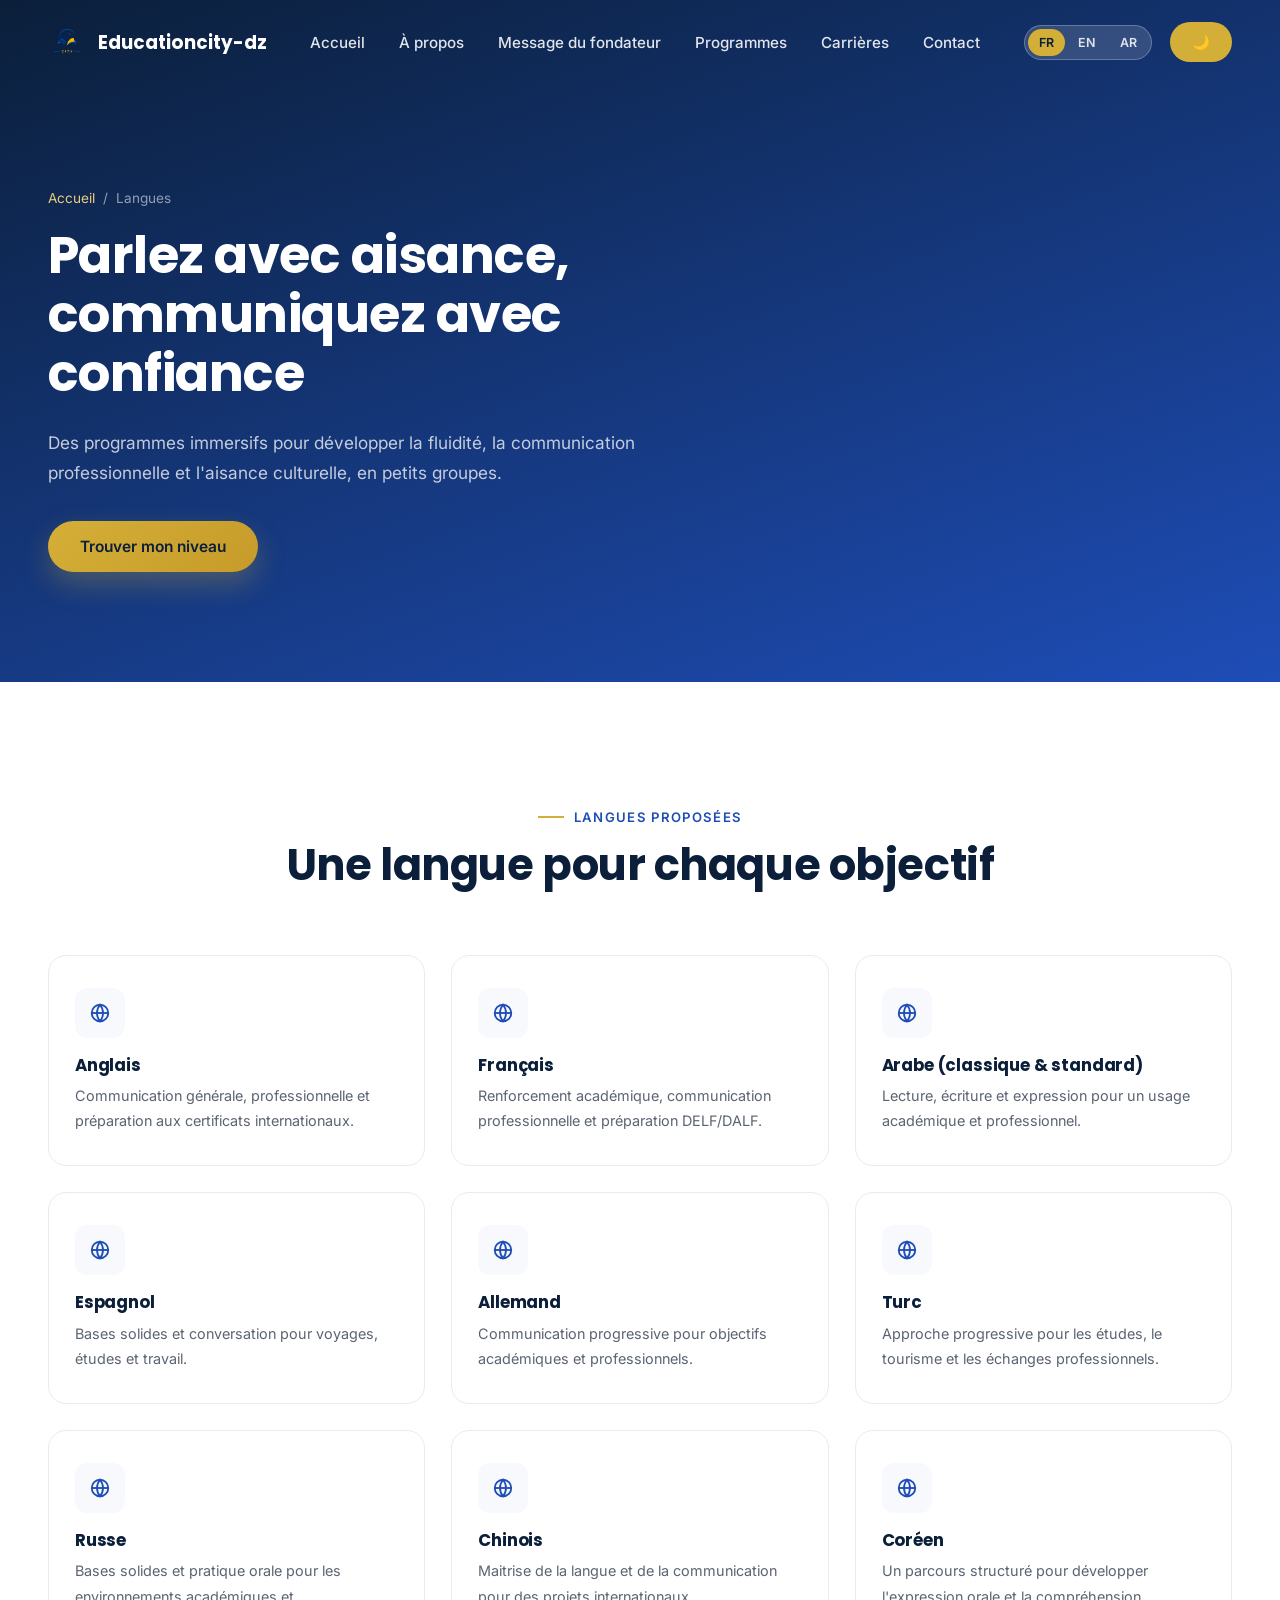
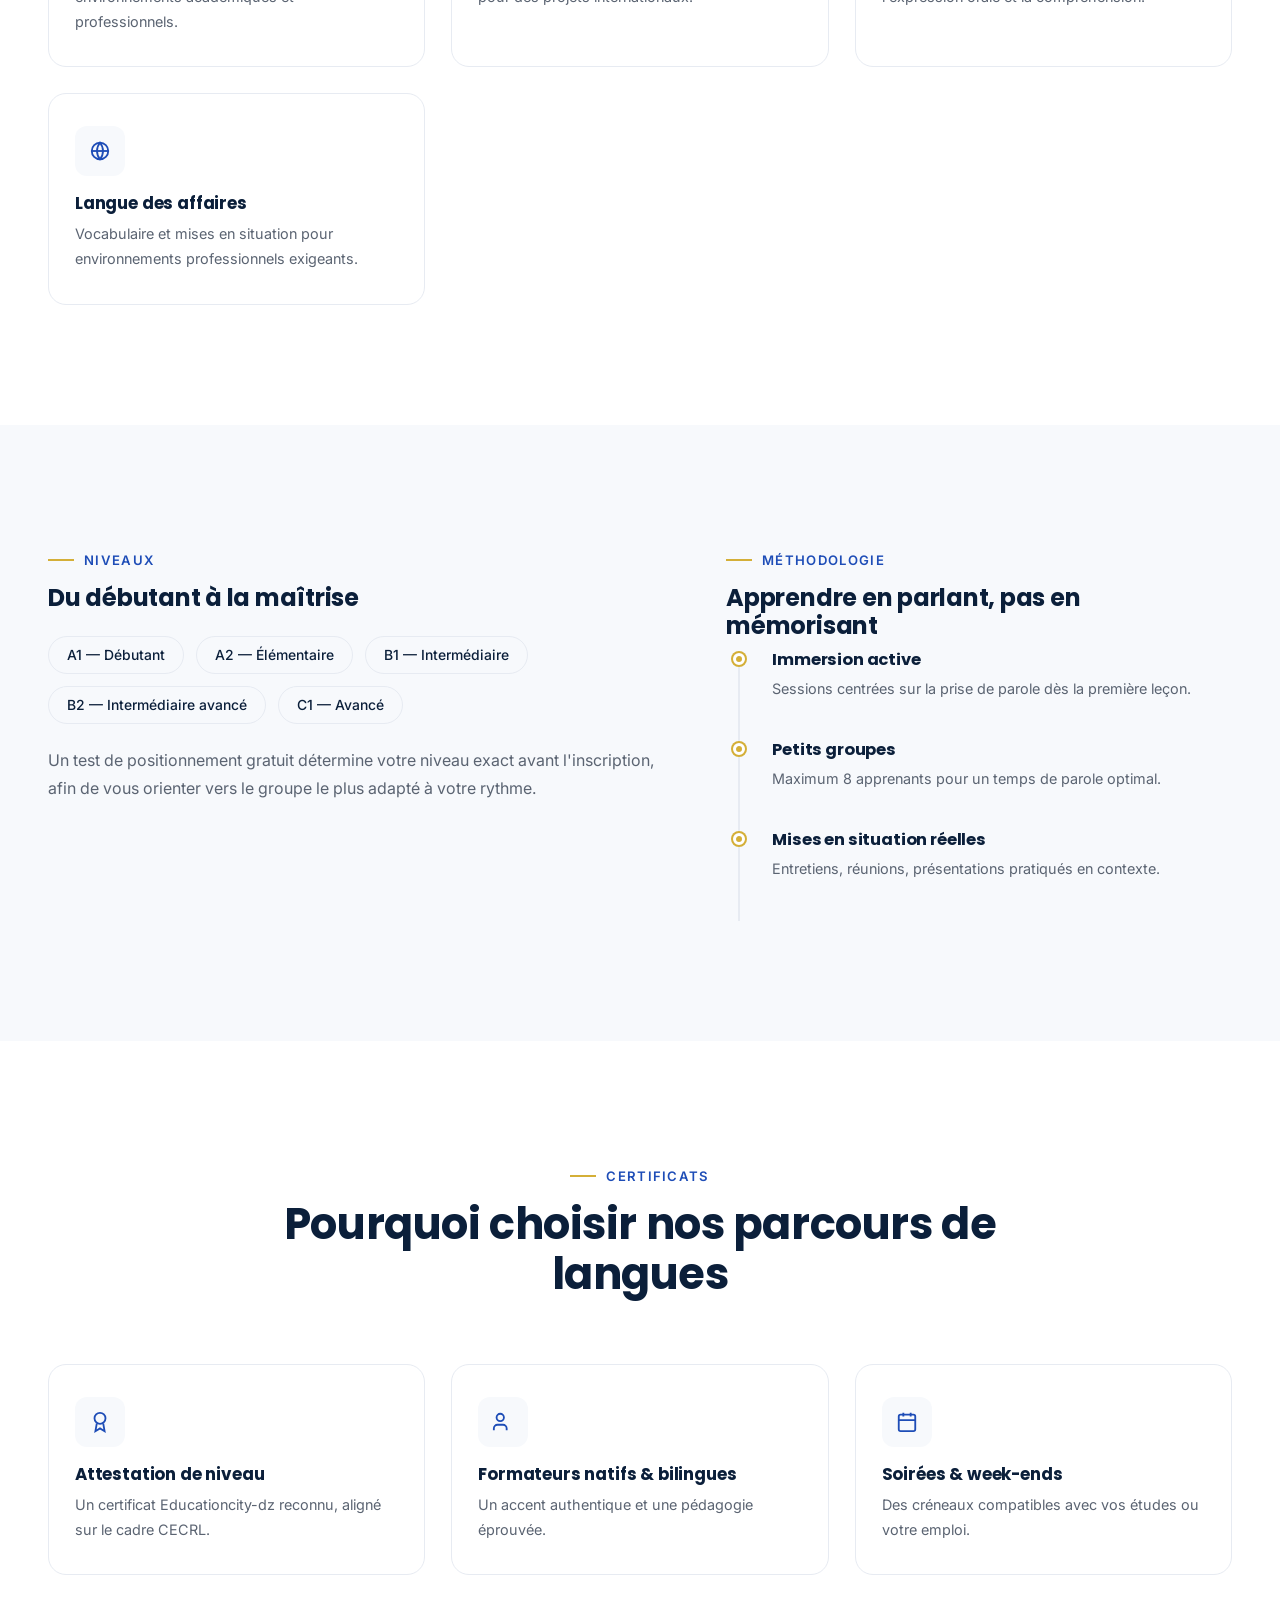
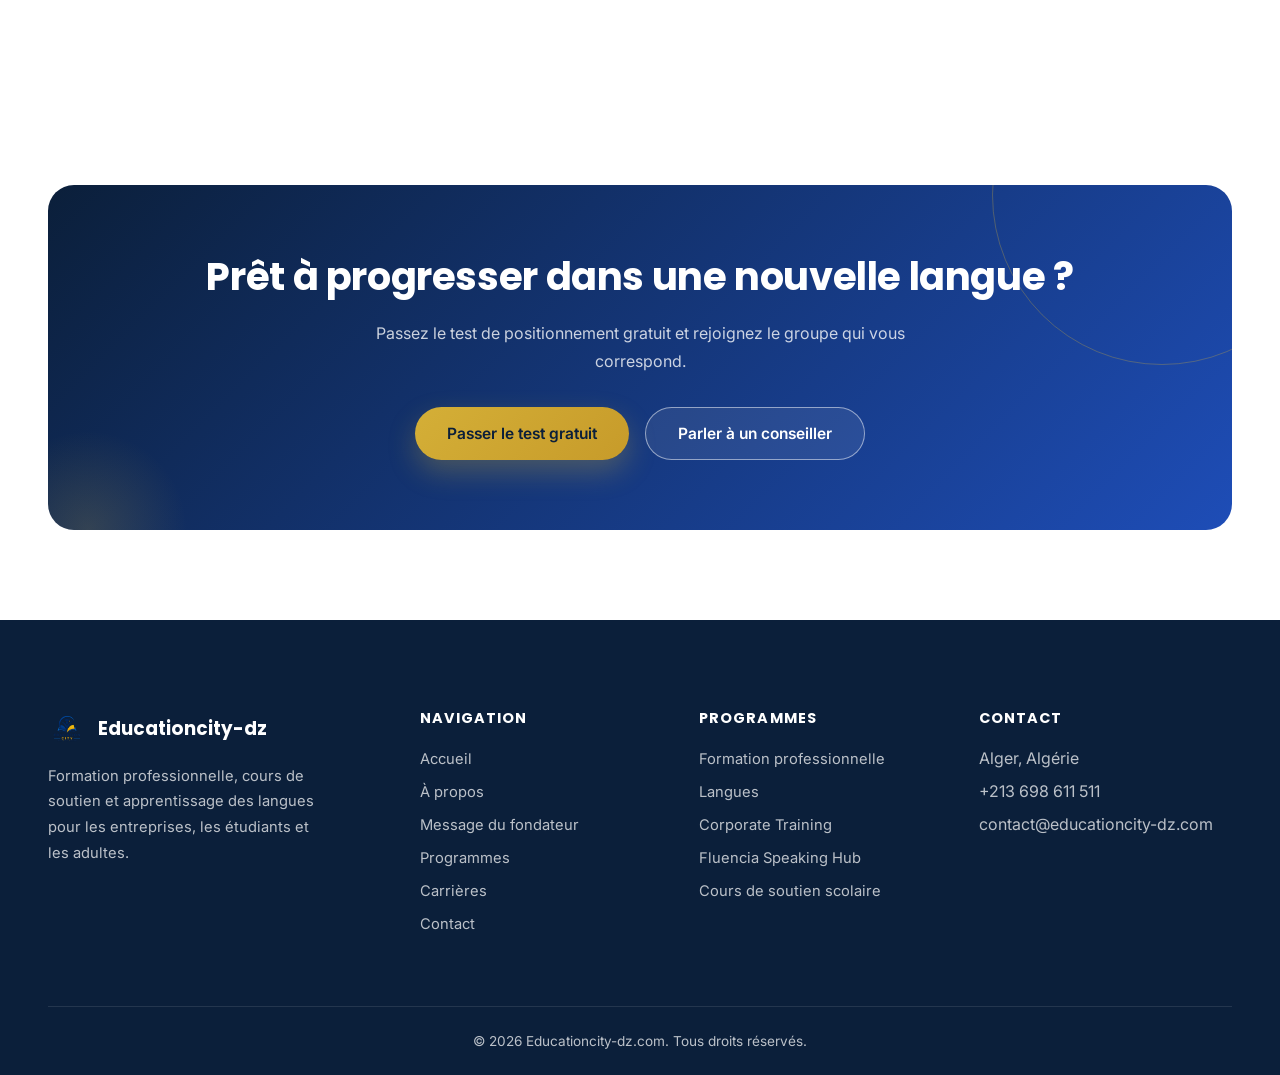
<file: languages.html>
<!DOCTYPE html>
<html lang="fr" dir="ltr" data-active-lang="fr">
<head>
<meta charset="UTF-8">
<meta name="viewport" content="width=device-width, initial-scale=1.0">
<title>Langues — Educationcity-dz</title>
<meta name="description" content="Programmes de langues immersifs : anglais, français, arabe, turc, russe, chinois, coréen et plus — méthodologie, niveaux et certificats — Educationcity-dz.com">
<link rel="preconnect" href="https://fonts.googleapis.com">
<link href="https://fonts.googleapis.com/css2?family=Poppins:wght@500;600;700;800&amp;family=Inter:wght@400;500;600;700&amp;display=swap" rel="stylesheet">
<link rel="stylesheet" href="css/style.css">
</head>
<body data-page-title='{"fr": "Langues — Educationcity-dz", "en": "Languages — Educationcity-dz", "ar": "اللغات — إيديوكيشن سيتي"}'>

<div id="loader"><div class="loader-seal"><svg viewBox="0 0 64 64"><circle cx="32" cy="32" r="26"></circle></svg></div></div>
<div id="scroll-progress"></div>

<header id="navbar">
  <div class="container nav-inner">
    <a href="index.html" class="brand">
      <span class="brand-mark"><img src="EduLogo.png" alt="Educationcity-dz logo"></span>
      Educationcity-dz
    </a>
    <nav>
      <ul class="nav-links" id="nav-links">
        <li><a href="index.html#home"><span data-lang="fr">Accueil</span><span data-lang="en">Home</span><span data-lang="ar">الرئيسية</span></a></li>
        <li><a href="index.html#about"><span data-lang="fr">À propos</span><span data-lang="en">About</span><span data-lang="ar">من نحن</span></a></li>
          <li><a href="founder-message.html"><span data-lang="fr">Message du fondateur</span><span data-lang="en">Founder’s Message</span><span data-lang="ar">رسالة المؤسس</span></a></li>
        <li><a href="index.html#courses"><span data-lang="fr">Programmes</span><span data-lang="en">Courses</span><span data-lang="ar">البرامج</span></a></li>
        <li><a href="careers.html"><span data-lang="fr">Carrières</span><span data-lang="en">Careers</span><span data-lang="ar">الوظائف</span></a></li>
        <li><a href="index.html#contact"><span data-lang="fr">Contact</span><span data-lang="en">Contact</span><span data-lang="ar">اتصل بنا</span></a></li>
      </ul>
    </nav>
    <div class="nav-right">
      <div class="lang-switch">
        <button data-lang-btn="fr">FR</button>
        <button data-lang-btn="en">EN</button>
        <button data-lang-btn="ar">AR</button>
      </div>
      <button id="dark-toggle" class="btn-call" aria-label="Toggle dark mode" aria-pressed="false">
        <span class="theme-ico">🌙</span>
        <!-- 
          <span data-lang="fr">Mode sombre</span>
          <span data-lang="en">Dark</span>
          <span data-lang="ar">الوضع الداكن</span>
        -->
      </button>
      <button class="nav-toggle" id="nav-toggle" aria-label="Menu"><span></span><span></span><span></span></button>
    </div>
  </div>
</header>

<!-- ============ PAGE HERO ============ -->
<section class="page-hero">
  <div class="container">
    <div class="breadcrumb">
      <a href="index.html"><span data-lang="fr">Accueil</span><span data-lang="en">Home</span><span data-lang="ar">الرئيسية</span></a>
      <span>/</span>
      <span><span data-lang="fr">Langues</span><span data-lang="en">Languages</span><span data-lang="ar">اللغات</span></span>
    </div>
    <h1>
      <span data-lang="fr">Parlez avec aisance, communiquez avec confiance</span>
      <span data-lang="en">Speak with fluency, communicate with confidence</span>
      <span data-lang="ar">تحدثوا بطلاقة، وتواصلوا بثقة</span>
    </h1>
    <p>
      <span data-lang="fr">Des programmes immersifs pour développer la fluidité, la communication professionnelle et l'aisance culturelle, en petits groupes.</span>
      <span data-lang="en">Immersive small-group programmes to build fluency, professional communication and cultural confidence.</span>
      <span data-lang="ar">برامج تفاعلية في مجموعات صغيرة لتطوير الطلاقة والتواصل المهني والثقة الثقافية.</span>
    </p>
    <div class="btn-row" style="margin-top:32px">
      <a href="#contact-cta" class="btn btn-primary"><span data-lang="fr">Trouver mon niveau</span><span data-lang="en">Find My Level</span><span data-lang="ar">حدد مستواي</span></a>
    </div>
  </div>
</section>

<!-- ============ LANGUAGES OFFERED ============ -->
<section class="section">
  <div class="container">
    <div class="section-head center reveal">
      <div class="eyebrow" style="justify-content:center"><span data-lang="fr">Langues proposées</span><span data-lang="en">Languages Offered</span><span data-lang="ar">اللغات المقترحة</span></div>
      <h2><span data-lang="fr">Une langue pour chaque objectif</span><span data-lang="en">A language for every goal</span><span data-lang="ar">لغة لكل هدف</span></h2>
    </div>
    <div class="benefit-grid stagger">
      <div class="benefit-card reveal" style="--i:0">
        <div class="ico"><svg width="22" height="22" viewBox="0 0 24 24" fill="none" stroke="currentColor" stroke-width="2"><circle cx="12" cy="12" r="9"/><path d="M3 12h18"/><path d="M12 3a14 14 0 0 1 0 18 14 14 0 0 1 0-18Z"/></svg></div>
        <h4><span data-lang="fr">Anglais</span><span data-lang="en">English</span><span data-lang="ar">الإنجليزية</span></h4>
        <p><span data-lang="fr">Communication générale, professionnelle et préparation aux certificats internationaux.</span><span data-lang="en">General & professional communication plus international certificate preparation.</span><span data-lang="ar">تواصل عام ومهني والتحضير للشهادات الدولية.</span></p>
      </div>
      <div class="benefit-card reveal" style="--i:1">
        <div class="ico"><svg width="22" height="22" viewBox="0 0 24 24" fill="none" stroke="currentColor" stroke-width="2"><circle cx="12" cy="12" r="9"/><path d="M3 12h18"/><path d="M12 3a14 14 0 0 1 0 18 14 14 0 0 1 0-18Z"/></svg></div>
        <h4><span data-lang="fr">Français</span><span data-lang="en">French</span><span data-lang="ar">الفرنسية</span></h4>
        <p><span data-lang="fr">Renforcement académique, communication professionnelle et préparation DELF/DALF.</span><span data-lang="en">Academic reinforcement, professional communication and DELF/DALF preparation.</span><span data-lang="ar">تعزيز أكاديمي، تواصل مهني والتحضير لشهادتي DELF/DALF.</span></p>
      </div>
      <div class="benefit-card reveal" style="--i:2">
        <div class="ico"><svg width="22" height="22" viewBox="0 0 24 24" fill="none" stroke="currentColor" stroke-width="2"><circle cx="12" cy="12" r="9"/><path d="M3 12h18"/><path d="M12 3a14 14 0 0 1 0 18 14 14 0 0 1 0-18Z"/></svg></div>
        <h4><span data-lang="fr">Arabe (classique &amp; standard)</span><span data-lang="en">Arabic (Classical & Standard)</span><span data-lang="ar">العربية (الفصحى)</span></h4>
        <p><span data-lang="fr">Lecture, écriture et expression pour un usage académique et professionnel.</span><span data-lang="en">Reading, writing and speaking for academic and professional use.</span><span data-lang="ar">القراءة والكتابة والتعبير للاستخدام الأكاديمي والمهني.</span></p>
      </div>
      <div class="benefit-card reveal" style="--i:3">
        <div class="ico"><svg width="22" height="22" viewBox="0 0 24 24" fill="none" stroke="currentColor" stroke-width="2"><circle cx="12" cy="12" r="9"/><path d="M3 12h18"/><path d="M12 3a14 14 0 0 1 0 18 14 14 0 0 1 0-18Z"/></svg></div>
        <h4><span data-lang="fr">Espagnol</span><span data-lang="en">Spanish</span><span data-lang="ar">الإسبانية</span></h4>
        <p><span data-lang="fr">Bases solides et conversation pour voyages, études et travail.</span><span data-lang="en">Solid foundations and conversation for travel, study and work.</span><span data-lang="ar">أسس متينة ومحادثة للسفر والدراسة والعمل.</span></p>
      </div>
      <div class="benefit-card reveal" style="--i:4">
        <div class="ico"><svg width="22" height="22" viewBox="0 0 24 24" fill="none" stroke="currentColor" stroke-width="2"><circle cx="12" cy="12" r="9"/><path d="M3 12h18"/><path d="M12 3a14 14 0 0 1 0 18 14 14 0 0 1 0-18Z"/></svg></div>
        <h4><span data-lang="fr">Allemand</span><span data-lang="en">German</span><span data-lang="ar">الألمانية</span></h4>
        <p><span data-lang="fr">Communication progressive pour objectifs académiques et professionnels.</span><span data-lang="en">Progressive communication for academic and professional goals.</span><span data-lang="ar">تواصل تدريجي لأهداف أكاديمية ومهنية.</span></p>
      </div>
      <div class="benefit-card reveal" style="--i:5">
        <div class="ico"><svg width="22" height="22" viewBox="0 0 24 24" fill="none" stroke="currentColor" stroke-width="2"><circle cx="12" cy="12" r="9"/><path d="M3 12h18"/><path d="M12 3a14 14 0 0 1 0 18 14 14 0 0 1 0-18Z"/></svg></div>
        <h4><span data-lang="fr">Turc</span><span data-lang="en">Turkish</span><span data-lang="ar">التركية</span></h4>
        <p><span data-lang="fr">Approche progressive pour les études, le tourisme et les échanges professionnels.</span><span data-lang="en">A progressive approach for study, tourism and professional exchange.</span><span data-lang="ar">نهج تدريجي للدراسة والسياحة والتبادل المهني.</span></p>
      </div>
      <div class="benefit-card reveal" style="--i:6">
        <div class="ico"><svg width="22" height="22" viewBox="0 0 24 24" fill="none" stroke="currentColor" stroke-width="2"><circle cx="12" cy="12" r="9"/><path d="M3 12h18"/><path d="M12 3a14 14 0 0 1 0 18 14 14 0 0 1 0-18Z"/></svg></div>
        <h4><span data-lang="fr">Russe</span><span data-lang="en">Russian</span><span data-lang="ar">الروسية</span></h4>
        <p><span data-lang="fr">Bases solides et pratique orale pour les environnements académiques et professionnels.</span><span data-lang="en">Solid foundations and speaking practice for academic and professional settings.</span><span data-lang="ar">أسس متينة وممارسة شفوية لبيئات أكاديمية ومهنية.</span></p>
      </div>
      <div class="benefit-card reveal" style="--i:7">
        <div class="ico"><svg width="22" height="22" viewBox="0 0 24 24" fill="none" stroke="currentColor" stroke-width="2"><circle cx="12" cy="12" r="9"/><path d="M3 12h18"/><path d="M12 3a14 14 0 0 1 0 18 14 14 0 0 1 0-18Z"/></svg></div>
        <h4><span data-lang="fr">Chinois</span><span data-lang="en">Chinese</span><span data-lang="ar">الصينية</span></h4>
        <p><span data-lang="fr">Maitrise de la langue et de la communication pour des projets internationaux.</span><span data-lang="en">Language mastery and communication for international projects.</span><span data-lang="ar">إتقان اللغة والتواصل لمشاريع دولية.</span></p>
      </div>
      <div class="benefit-card reveal" style="--i:8">
        <div class="ico"><svg width="22" height="22" viewBox="0 0 24 24" fill="none" stroke="currentColor" stroke-width="2"><circle cx="12" cy="12" r="9"/><path d="M3 12h18"/><path d="M12 3a14 14 0 0 1 0 18 14 14 0 0 1 0-18Z"/></svg></div>
        <h4><span data-lang="fr">Coréen</span><span data-lang="en">Korean</span><span data-lang="ar">الكورية</span></h4>
        <p><span data-lang="fr">Un parcours structuré pour développer l'expression orale et la compréhension.</span><span data-lang="en">A structured path to develop speaking and listening skills.</span><span data-lang="ar">مسار منظم لتطوير المهارات الشفهية وفهم اللغة.</span></p>
      </div>
      <div class="benefit-card reveal" style="--i:9">
        <div class="ico"><svg width="22" height="22" viewBox="0 0 24 24" fill="none" stroke="currentColor" stroke-width="2"><circle cx="12" cy="12" r="9"/><path d="M3 12h18"/><path d="M12 3a14 14 0 0 1 0 18 14 14 0 0 1 0-18Z"/></svg></div>
        <h4><span data-lang="fr">Langue des affaires</span><span data-lang="en">Business Language</span><span data-lang="ar">لغة الأعمال</span></h4>
        <p><span data-lang="fr">Vocabulaire et mises en situation pour environnements professionnels exigeants.</span><span data-lang="en">Vocabulary and role-plays for demanding professional environments.</span><span data-lang="ar">مفردات ومحاكاة لبيئات مهنية متطلبة.</span></p>
      </div>
    </div>
  </div>
</section>

<!-- ============ LEVELS & METHODOLOGY ============ -->
<section class="section section-light">
  <div class="container two-col">
    <div class="reveal">
      <div class="eyebrow"><span data-lang="fr">Niveaux</span><span data-lang="en">Levels</span><span data-lang="ar">المستويات</span></div>
      <h2><span data-lang="fr">Du débutant à la maîtrise</span><span data-lang="en">From beginner to mastery</span><span data-lang="ar">من المبتدئ إلى الإتقان</span></h2>
      <div class="pill-list">
        <span class="pill">A1 — <span data-lang="fr">Débutant</span><span data-lang="en">Beginner</span><span data-lang="ar">مبتدئ</span></span>
        <span class="pill">A2 — <span data-lang="fr">Élémentaire</span><span data-lang="en">Elementary</span><span data-lang="ar">أساسي</span></span>
        <span class="pill">B1 — <span data-lang="fr">Intermédiaire</span><span data-lang="en">Intermediate</span><span data-lang="ar">متوسط</span></span>
        <span class="pill">B2 — <span data-lang="fr">Intermédiaire avancé</span><span data-lang="en">Upper-Intermediate</span><span data-lang="ar">متوسط متقدم</span></span>
        <span class="pill">C1 — <span data-lang="fr">Avancé</span><span data-lang="en">Advanced</span><span data-lang="ar">متقدم</span></span>
      </div>
      <div data-lang="fr"><p style="margin-top:22px">Un test de positionnement gratuit détermine votre niveau exact avant l'inscription, afin de vous orienter vers le groupe le plus adapté à votre rythme.</p></div>
      <div data-lang="en"><p style="margin-top:22px">A free placement test determines your exact level before enrolment, so you're matched to the group best suited to your pace.</p></div>
      <div data-lang="ar"><p style="margin-top:22px">يحدد اختبار تصنيف مجاني مستواكم الدقيق قبل التسجيل، لتوجيهكم نحو المجموعة الأنسب لوتيرتكم.</p></div>
    </div>

    <div class="reveal">
      <div class="eyebrow"><span data-lang="fr">Méthodologie</span><span data-lang="en">Teaching Methodology</span><span data-lang="ar">المنهجية التعليمية</span></div>
      <h2><span data-lang="fr">Apprendre en parlant, pas en mémorisant</span><span data-lang="en">Learning by speaking, not memorising</span><span data-lang="ar">التعلم بالممارسة لا بالحفظ</span></h2>
      <div class="timeline">
        <div class="timeline-item reveal" style="--i:0">
          <h4><span data-lang="fr">Immersion active</span><span data-lang="en">Active immersion</span><span data-lang="ar">انغماس نشط</span></h4>
          <p><span data-lang="fr">Sessions centrées sur la prise de parole dès la première leçon.</span><span data-lang="en">Sessions centred on speaking from the very first lesson.</span><span data-lang="ar">جلسات محورها التحدث منذ الدرس الأول.</span></p>
        </div>
        <div class="timeline-item reveal" style="--i:1">
          <h4><span data-lang="fr">Petits groupes</span><span data-lang="en">Small groups</span><span data-lang="ar">مجموعات صغيرة</span></h4>
          <p><span data-lang="fr">Maximum 8 apprenants pour un temps de parole optimal.</span><span data-lang="en">Max 8 learners for optimal speaking time.</span><span data-lang="ar">8 متعلمين كحد أقصى لضمان وقت تحدث مثالي.</span></p>
        </div>
        <div class="timeline-item reveal" style="--i:2">
          <h4><span data-lang="fr">Mises en situation réelles</span><span data-lang="en">Real-life role-play</span><span data-lang="ar">محاكاة مواقف واقعية</span></h4>
          <p><span data-lang="fr">Entretiens, réunions, présentations pratiqués en contexte.</span><span data-lang="en">Interviews, meetings and presentations practiced in context.</span><span data-lang="ar">مقابلات واجتماعات وعروض تُمارس ضمن سياقها.</span></p>
        </div>
      </div>
    </div>
  </div>
</section>

<!-- ============ CERTIFICATES & WHY US ============ -->
<section class="section">
  <div class="container">
    <div class="section-head center reveal">
      <div class="eyebrow" style="justify-content:center"><span data-lang="fr">Certificats</span><span data-lang="en">Certificates</span><span data-lang="ar">الشهادات</span></div>
      <h2><span data-lang="fr">Pourquoi choisir nos parcours de langues</span><span data-lang="en">Why choose our language pathways</span><span data-lang="ar">لماذا تختارون مسارات اللغات لدينا</span></h2>
    </div>
    <div class="benefit-grid stagger">
      <div class="benefit-card reveal" style="--i:0">
        <div class="ico"><svg width="22" height="22" viewBox="0 0 24 24" fill="none" stroke="currentColor" stroke-width="2"><circle cx="12" cy="8" r="6"/><path d="M15.5 13.5 17 22l-5-3-5 3 1.5-8.5"/></svg></div>
        <h4><span data-lang="fr">Attestation de niveau</span><span data-lang="en">Level Certificate</span><span data-lang="ar">شهادة مستوى</span></h4>
        <p><span data-lang="fr">Un certificat Educationcity-dz reconnu, aligné sur le cadre CECRL.</span><span data-lang="en">A recognised Educationcity-dz certificate aligned with the CEFR framework.</span><span data-lang="ar">شهادة معترف بها من Educationcity-dz متوافقة مع الإطار الأوروبي المرجعي.</span></p>
      </div>
      <div class="benefit-card reveal" style="--i:1">
        <div class="ico"><svg width="22" height="22" viewBox="0 0 24 24" fill="none" stroke="currentColor" stroke-width="2"><path d="M16 21v-2a4 4 0 0 0-4-4H6a4 4 0 0 0-4 4v2"/><circle cx="9" cy="7" r="4"/></svg></div>
        <h4><span data-lang="fr">Formateurs natifs &amp; bilingues</span><span data-lang="en">Native & Bilingual Trainers</span><span data-lang="ar">مكوّنون ناطقون أصليون وثنائيو اللغة</span></h4>
        <p><span data-lang="fr">Un accent authentique et une pédagogie éprouvée.</span><span data-lang="en">Authentic pronunciation and proven teaching methods.</span><span data-lang="ar">نطق أصيل ومنهجية تعليمية مجرّبة.</span></p>
      </div>
      <div class="benefit-card reveal" style="--i:2">
        <div class="ico"><svg width="22" height="22" viewBox="0 0 24 24" fill="none" stroke="currentColor" stroke-width="2"><rect x="3" y="4" width="18" height="18" rx="2"/><path d="M16 2v4M8 2v4M3 10h18"/></svg></div>
        <h4><span data-lang="fr">Soirées &amp; week-ends</span><span data-lang="en">Evenings & Weekends</span><span data-lang="ar">مسائيًا وعطلة الأسبوع</span></h4>
        <p><span data-lang="fr">Des créneaux compatibles avec vos études ou votre emploi.</span><span data-lang="en">Slots compatible with your studies or job.</span><span data-lang="ar">مواعيد متوافقة مع دراستكم أو عملكم.</span></p>
      </div>
    </div>


    
    

    <!--
    <div class="section-head center reveal" style="margin-top:80px">
      <div class="eyebrow" style="justify-content:center"><span data-lang="fr">Témoignages</span><span data-lang="en">Testimonials</span><span data-lang="ar">الشهادات</span></div>
      <h2><span data-lang="fr">Ce que disent nos apprenants</span><span data-lang="en">What our learners say</span><span data-lang="ar">ماذا يقول متعلمونا</span></h2>
    </div>
    <div class="testi-grid stagger">
      <div class="testi-card reveal" style="--i:0">
        <div class="testi-quote">"</div>
        <p><span data-lang="fr">En trois mois, je gère mes réunions en anglais sans stress. La méthode axée sur la pratique a fait toute la différence.</span><span data-lang="en">In three months I handle my meetings in English without stress. The practice-focused method made all the difference.</span><span data-lang="ar">خلال ثلاثة أشهر أصبحت أدير اجتماعاتي بالإنجليزية دون توتر. المنهجية العملية أحدثت فرقًا كبيرًا.</span></p>
        <div class="testi-person"><div class="testi-avatar">YM</div><div><strong>Yacine M.</strong><span><span data-lang="fr">Chef de projet, Alger</span><span data-lang="en">Project Manager, Algiers</span><span data-lang="ar">مدير مشروع، الجزائر</span></span></div></div>
      </div>
      <div class="testi-card reveal" style="--i:1">
        <div class="testi-quote">"</div>
        <p><span data-lang="fr">Les petits groupes m'ont vraiment aidée à oser parler. Je recommande à toute personne qui a peur de se lancer.</span><span data-lang="en">The small groups really helped me dare to speak. I recommend it to anyone afraid to get started.</span><span data-lang="ar">ساعدتني المجموعات الصغيرة حقًا على تجرؤ الكلام. أنصح بها لكل من يخشى البداية.</span></p>
        <div class="testi-person"><div class="testi-avatar">LH</div><div><strong>Lina H.</strong><span><span data-lang="fr">Étudiante, Constantine</span><span data-lang="en">Student, Constantine</span><span data-lang="ar">طالبة، قسنطينة</span></span></div></div>
      </div>
      <div class="testi-card reveal" style="--i:2">
        <div class="testi-quote">"</div>
        <p><span data-lang="fr">Formateur excellent, ambiance conviviale et progrès visibles chaque semaine.</span><span data-lang="en">Excellent trainer, friendly atmosphere and visible progress every week.</span><span data-lang="ar">مكوّن ممتاز، أجواء ودية وتقدم ملحوظ كل أسبوع.</span></p>
        <div class="testi-person"><div class="testi-avatar">RK</div><div><strong>Riad K.</strong><span><span data-lang="fr">Ingénieur, Oran</span><span data-lang="en">Engineer, Oran</span><span data-lang="ar">مهندس، وهران</span></span></div></div>
      </div>
    </div>
    -->
  </div>
</section>


<!-- ============ CTA ============ -->
<section class="section tight" id="contact-cta">
  <div class="container">
    <div class="cta-banner reveal-scale">
      <h2><span data-lang="fr">Prêt à progresser dans une nouvelle langue ?</span><span data-lang="en">Ready to progress in a new language?</span><span data-lang="ar">مستعدون للتقدم في لغة جديدة؟</span></h2>
      <p><span data-lang="fr">Passez le test de positionnement gratuit et rejoignez le groupe qui vous correspond.</span><span data-lang="en">Take the free placement test and join the group that fits you.</span><span data-lang="ar">أجروا اختبار التصنيف المجاني وانضموا إلى المجموعة المناسبة لكم.</span></p>
      <div class="btn-row">
        <a href="index.html#contact" class="btn btn-primary"><span data-lang="fr">Passer le test gratuit</span><span data-lang="en">Take the Free Test</span><span data-lang="ar">أجرِ الاختبار المجاني</span></a>
        <a href="index.html#contact" class="btn btn-secondary"><span data-lang="fr">Parler à un conseiller</span><span data-lang="en">Talk to an Advisor</span><span data-lang="ar">تحدث مع مستشار</span></a>
      </div>
    </div>
  </div>
</section>

<!-- ============ FOOTER ============ -->
<footer>
  <div class="container">
    <div class="footer-grid">
      <div class="footer-brand">
        <div class="brand">
          <span class="brand-mark"><img src="EduLogo.png" alt="Educationcity-dz logo"></span>
          Educationcity-dz
        </div>
        <p>
          <span data-lang="fr">Formation professionnelle, cours de soutien et apprentissage des langues pour les entreprises, les étudiants et les adultes.</span>
          <span data-lang="en">Professional training, academic support and language learning for companies, students and adults.</span>
          <span data-lang="ar">تكوين مهني، دعم دراسي وتعلم اللغات للشركات والطلاب والكبار.</span>
        </p>
      </div>
      <div>
        <h4><span data-lang="fr">Navigation</span><span data-lang="en">Navigation</span><span data-lang="ar">التنقل</span></h4>
       <ul class="flinks">
          <li><a href="index.html#home"><span data-lang="fr">Accueil</span><span data-lang="en">Home</span><span data-lang="ar">الرئيسية</span></a></li>
          <li><a href="index.html#about"><span data-lang="fr">À propos</span><span data-lang="en">About</span><span data-lang="ar">من نحن</span></a></li>
          <li><a href="founder-message.html"><span data-lang="fr">Message du fondateur</span><span data-lang="en">Founder’s Message</span><span data-lang="ar">رسالة المؤسس</span></a></li>
          <li><a href="index.html#courses"><span data-lang="fr">Programmes</span><span data-lang="en">Courses</span><span data-lang="ar">البرامج</span></a></li>
          <li><a href="careers.html"><span data-lang="fr">Carrières</span><span data-lang="en">Careers</span><span data-lang="ar">الوظائف</span></a></li>
          <li><a href="index.html#contact"><span data-lang="fr">Contact</span><span data-lang="en">Contact</span><span data-lang="ar">اتصل بنا</span></a></li>
        </ul>
      </div>
      <div>
        <h4><span data-lang="fr">Programmes</span><span data-lang="en">Courses</span><span data-lang="ar">البرامج</span></h4>
        <ul class="flinks">
          <li><a href="formation-professionnelle.html"><span data-lang="fr">Formation professionnelle</span><span data-lang="en">Professional Training</span><span data-lang="ar">التكوين المهني</span></a></li>
          <li><a href="languages.html"><span data-lang="fr">Langues</span><span data-lang="en">Languages</span><span data-lang="ar">اللغات</span></a></li>
          <li><a href="corporate-training.html"><span data-lang="fr">Corporate Training</span><span data-lang="en">Corporate Training</span><span data-lang="ar">تكوين الشركات</span></a></li>
          <li><a href="fluencia.html"><span data-lang="fr">Fluencia Speaking Hub</span><span data-lang="en">Fluencia Speaking Hub</span><span data-lang="ar">فلوينسيا محادثة</span></a></li>
          <li><a href="academic-support.html"><span data-lang="fr">Cours de soutien scolaire</span><span data-lang="en">Academic Support</span><span data-lang="ar">الدعم الدراسي</span></a></li>
        </ul>
      </div>
      <div>
        <h4><span data-lang="fr">Contact</span><span data-lang="en">Contact</span><span data-lang="ar">اتصل بنا</span></h4>
        <ul class="flinks">
          <li><span data-lang="fr">Alger, Algérie</span><span data-lang="en">Algiers, Algeria</span><span data-lang="ar">الجزائر العاصمة</span></li>
          <li>+213 698 611 511</li>
          <li>contact@educationcity-dz.com</li>
        </ul>
      </div>
    </div>

    <div class="footer-bottom">
      <span style="display:block;text-align:center;width:100%">© 2026 Educationcity-dz.com. <span data-lang="fr">Tous droits réservés.</span><span data-lang="en">All rights reserved.</span><span data-lang="ar">جميع الحقوق محفوظة.</span></span>
    </div>
  </div>
</footer>

<button id="back-to-top" aria-label="Back to top"><svg viewBox="0 0 24 24" fill="none" stroke="currentColor" stroke-width="2.5"><path d="M12 19V5"/><path d="m5 12 7-7 7 7"/></svg></button>
<script src="js/main.js"></script>
</body>
</html>
</file>
<file: css/style.css>
/* ==========================================================================
   Educationcity-dz — Premium Academy Website
   Design tokens
   ========================================================================== */
:root{
  --navy:#0B1F3A;
  --navy-2:#0E2A54;
  --royal:#1E4DB7;
  --royal-soft:#3D6BD6;
  --gold:#D4AF37;
  --gold-soft:#E8CE7C;
  --white:#FFFFFF;
  --light:#F7F9FC;
  --text:#111111;
  --text-muted:#5B6472;
  --footer-heading:#FFFFFF;
  --footer-text:rgba(255,255,255,0.72);
  --line:#E7EBF2;
  --radius-lg:26px;
  --radius-md:18px;
  --radius-sm:12px;
  --shadow-sm:0 4px 18px rgba(11,31,58,0.06);
  --shadow-md:0 14px 40px rgba(11,31,58,0.10);
  --shadow-lg:0 26px 70px rgba(11,31,58,0.16);
  --ease:cubic-bezier(.22,.9,.32,1);
  --container:1240px;
}

/* Dark theme variables (applied when html[data-theme="dark"]) */
html[data-theme="dark"]{
  --navy:#EAF2FF;
  --navy-2:#0A1B32;
  --royal:#4F7ED4;
  --royal-soft:#86A9E2;
  --gold:#D4AF37;
  --gold-soft:#E8CE7C;
  --white:#071026;
  --light:#0D1A2E;
  --text:#F7F1E6;
  --text-muted:#F0E6C8;
  --footer-heading:#0B1F3A;
  --footer-text:#2C5EB8;
  --line:rgba(255,255,255,0.12);
  --shadow-sm:0 6px 24px rgba(0,0,0,0.55);
  --shadow-md:0 18px 60px rgba(0,0,0,0.65);
  --shadow-lg:0 28px 100px rgba(0,0,0,0.65);
}

html[data-theme="dark"] body{
  background:var(--white);
  color:var(--text);
}
html[data-theme="dark"] .section{background:transparent;}
html[data-theme="dark"] .section-light{background:rgba(255,255,255,0.06);}
html[data-theme="dark"] #navbar{
  background:rgba(7,16,38,0.88);
}
html[data-theme="dark"] #navbar.scrolled{
  background:rgba(7,16,38,0.96);
  box-shadow:0 8px 30px rgba(0,0,0,0.55);
}
html[data-theme="dark"] #navbar .brand,
html[data-theme="dark"] #navbar .nav-links a,
html[data-theme="dark"] #navbar .lang-switch button:not(.active),
html[data-theme="dark"] #navbar .nav-toggle span{
  color:#FFFFFF !important;
}
html[data-theme="dark"] #navbar.scrolled .brand,
html[data-theme="dark"] #navbar.scrolled .nav-links a,
html[data-theme="dark"] #navbar.scrolled .lang-switch button:not(.active){
  color:#FFFFFF !important;
}
html[data-theme="dark"] #navbar .btn-call,
html[data-theme="dark"] #navbar.scrolled .btn-call{
  color:#071026 !important;
}
html[data-theme="dark"] #navbar .lang-switch button.active,
html[data-theme="dark"] #navbar.scrolled .lang-switch button.active{
  background:var(--gold) !important;
  color:#071026 !important;
}
html[data-theme="dark"] #navbar .lang-switch{background:rgba(255,255,255,0.08);border-color:rgba(255,255,255,0.14);}
html[data-theme="dark"] #navbar .nav-toggle span{background:#FFFFFF;}
html[data-theme="dark"] .btn-call{color:var(--navy);}
html[data-theme="dark"] #navbar .nav-links a:hover{color:var(--gold-soft);}
html[data-theme="dark"] footer{background:#050E1E !important;}
html[data-theme="dark"] footer .footer-grid{border-bottom-color:rgba(255,255,255,0.08) !important;}
html[data-theme="dark"] footer .footer-brand .brand{color:#FFFFFF !important;}
html[data-theme="dark"] footer h4{color:var(--gold-soft) !important;}
html[data-theme="dark"] footer .footer-brand p,
html[data-theme="dark"] footer .flinks a{color:rgba(255,255,255,0.7) !important;}
html[data-theme="dark"] .footer-bottom{color:rgba(255,255,255,0.45) !important;}
html[data-theme="dark"] footer .flinks a:hover,
html[data-theme="dark"] .footer-bottom a:hover{color:var(--gold-soft) !important;}
html[data-theme="dark"] h1,
html[data-theme="dark"] h2,
html[data-theme="dark"] h3,
html[data-theme="dark"] h4,
html[data-theme="dark"] .section-head h2,
html[data-theme="dark"] .about-badge-card strong,
html[data-theme="dark"] .stat-num,
html[data-theme="dark"] .testi-person strong,
html[data-theme="dark"] .audience-cta,
html[data-theme="dark"] .pill,
html[data-theme="dark"] .side-card .row span:last-child,
html[data-theme="dark"] .logo-strip .lg{color:var(--text);}
html[data-theme="dark"] p,
html[data-theme="dark"] .lead,
html[data-theme="dark"] .section-head p,
html[data-theme="dark"] .hero-meta-item .label,
html[data-theme="dark"] .hero-meta-item .value,
html[data-theme="dark"] .about-badge-card span,
html[data-theme="dark"] .testi-person span,
html[data-theme="dark"] .course-card ul li,
html[data-theme="dark"] .service-body ul li,
html[data-theme="dark"] .audience-card ul li,
html[data-theme="dark"] .side-card .row span:first-child,
html[data-theme="dark"] .benefit-card,
html[data-theme="dark"] .form-card,
html[data-theme="dark"] .contact-info-card,
html[data-theme="dark"] .course-card,
html[data-theme="dark"] .about-badge-card,
html[data-theme="dark"] .testi-card,
html[data-theme="dark"] .audience-card,
html[data-theme="dark"] .side-card,
html[data-theme="dark"] .service-card{
  color:var(--text-muted);
}
html[data-theme="dark"] .course-card,
html[data-theme="dark"] .about-badge-card,
html[data-theme="dark"] .testi-card,
html[data-theme="dark"] .audience-card,
html[data-theme="dark"] .side-card,
html[data-theme="dark"] .service-card,
html[data-theme="dark"] .form-card,
html[data-theme="dark"] .contact-info-card{background:rgba(255,255,255,0.05);border-color:rgba(255,255,255,0.08);}
html[data-theme="dark"] .contact-info-card h3,
html[data-theme="dark"] .contact-info-card h4,
html[data-theme="dark"] .contact-info-card strong{
  color:var(--text);
}
html[data-theme="dark"] .btn-call .theme-ico{margin-inline-end:8px;}

/* Premium Button Contrast Overrides */
html[data-theme="dark"] .btn-primary{
  color:#0B1F3A !important;
}
html[data-theme="dark"] .btn-secondary{
  color:#FFFFFF !important;
  border-color:rgba(255,255,255,0.4) !important;
  background:rgba(255,255,255,0.08) !important;
}
html[data-theme="dark"] .btn-secondary:hover{
  background:rgba(255,255,255,0.18) !important;
}

/* Premium Dark Mode Hero Overrides */
html[data-theme="dark"] .hero{
  background:linear-gradient(160deg,#071026 0%,#0A1B32 45%,#1E4DB7 130%) !important;
}
html[data-theme="dark"] .hero h1{
  color:#FFFFFF !important;
}
html[data-theme="dark"] .hero p.lead{
  color:rgba(255,255,255,0.85) !important;
}
html[data-theme="dark"] .hero-meta-item .label{
  color:rgba(255,255,255,0.6) !important;
}
html[data-theme="dark"] .hero-meta-item .value{
  color:#FFFFFF !important;
}
html[data-theme="dark"] .scroll-indicator{
  color:rgba(255,255,255,0.6) !important;
}
html[data-theme="dark"] .page-hero{
  background:linear-gradient(160deg,#071026,#0A1B32) !important;
}
html[data-theme="dark"] .page-hero h1{
  color:#FFFFFF !important;
}
html[data-theme="dark"] .page-hero p{
  color:rgba(255,255,255,0.75) !important;
}
html[data-theme="dark"] .breadcrumb{
  color:rgba(255,255,255,0.55) !important;
}
html[data-theme="dark"] .breadcrumb a{
  color:var(--gold-soft) !important;
}

/* Premium CTA Banner Contrast Overrides */
html[data-theme="dark"] .cta-banner{
  background:linear-gradient(135deg,#071026 0%,#0A1B32 100%) !important;
}
html[data-theme="dark"] .cta-banner h2{
  color:#FFFFFF !important;
}
html[data-theme="dark"] .cta-banner p{
  color:rgba(255,255,255,0.85) !important;
}

/* Back to Top contrast in Dark Mode */
html[data-theme="dark"] #back-to-top svg{
  color:#0B1F3A !important;
}

/* Soft Dimming for Images in Dark Mode */
html[data-theme="dark"] img{
  opacity:0.88;
  transition:opacity 0.3s ease;
}
html[data-theme="dark"] img:hover{
  opacity:1;
}

/* Dark mode toggle button (navbar) */
.btn-toggle{
  border:none;background:transparent;color:rgba(255,255,255,0.92);font-size:1rem;padding:8px 10px;border-radius:10px;display:inline-flex;align-items:center;justify-content:center;transition:transform .25s ease;
}
#navbar .btn-toggle:hover{transform:translateY(-2px);}

*,*::before,*::after{box-sizing:border-box;}
html{scroll-behavior:smooth;}
@media (prefers-reduced-motion: reduce){
  html{scroll-behavior:auto;}
  *,*::before,*::after{animation-duration:0.001ms !important;animation-iteration-count:1 !important;transition-duration:0.001ms !important;scroll-behavior:auto !important;}
}
body{
  margin:0;
  font-family:'Inter',sans-serif;
  color:var(--text);
  background:var(--white);
  -webkit-font-smoothing:antialiased;
  overflow-x:hidden;
}
h1,h2,h3,h4{
  font-family:'Poppins',sans-serif;
  color:var(--navy);
  margin:0 0 .5em;
  letter-spacing:-0.01em;
  line-height:1.15;
}
p{line-height:1.75;color:var(--text-muted);margin:0 0 1em;}
a{color:inherit;text-decoration:none;}
ul{margin:0;padding:0;list-style:none;}
img{max-width:100%;display:block;}
button{font-family:inherit;cursor:pointer;}
.container{max-width:var(--container);margin:0 auto;padding:0 28px;}

/* RTL */
html[dir="rtl"] body{font-family:'Inter','Tahoma',sans-serif;}
html[dir="rtl"] .btn-row{flex-direction:row-reverse;}

/* language visibility */
[data-lang]{display:none;}
html[data-active-lang="fr"] [data-lang="fr"],
html[data-active-lang="en"] [data-lang="en"],
html[data-active-lang="ar"] [data-lang="ar"]{display:block;}
html[data-active-lang="fr"] span[data-lang="fr"],
html[data-active-lang="en"] span[data-lang="en"],
html[data-active-lang="ar"] span[data-lang="ar"]{display:inline;}

/* ==========================================================================
   Loading screen
   ========================================================================== */
#loader{
  position:fixed;inset:0;z-index:9999;background:var(--navy);
  display:flex;align-items:center;justify-content:center;
  transition:opacity .6s var(--ease), visibility .6s var(--ease);
}
#loader.hide{opacity:0;visibility:hidden;pointer-events:none;}
.loader-seal{width:64px;height:64px;position:relative;}
.loader-seal svg{width:100%;height:100%;animation:spin 1.4s linear infinite;}
.loader-seal circle{fill:none;stroke:var(--gold);stroke-width:3;stroke-linecap:round;stroke-dasharray:150;stroke-dashoffset:110;}
@keyframes spin{to{transform:rotate(360deg);}}

/* scroll progress bar */
#scroll-progress{position:fixed;top:0;left:0;height:3px;background:linear-gradient(90deg,var(--gold),var(--gold-soft));width:0%;z-index:2000;transition:width .1s linear;}

/* ==========================================================================
   Navigation
   ========================================================================== */
#navbar{
  position:fixed;top:0;left:0;right:0;z-index:1000;
  padding:22px 0;
  transition:all .4s var(--ease);
  background:transparent;
}
#navbar.scrolled{
  background:rgba(255,255,255,0.92);
  backdrop-filter:blur(14px);
  -webkit-backdrop-filter:blur(14px);
  box-shadow:var(--shadow-sm);
  padding:14px 0;
}
.nav-inner{display:flex;align-items:center;justify-content:space-between;gap:24px;}
.brand{display:flex;align-items:center;gap:12px;font-family:'Poppins',sans-serif;font-weight:700;font-size:1.15rem;color:var(--white);transition:color .4s var(--ease);}
#navbar.scrolled .brand{color:var(--navy);}
.brand-mark{width:38px;height:38px;border-radius:10px;background:transparent;display:flex;align-items:center;justify-content:center;flex-shrink:0;overflow:hidden;}
.brand-mark img{width:100%;height:100%;object-fit:contain;display:block;border-radius:inherit;}
.nav-links{display:flex;align-items:center;gap:34px;list-style:none;margin:0;padding:0;}
.nav-links a{
  color:rgba(255,255,255,0.88);font-weight:500;font-size:.95rem;position:relative;padding:4px 0;transition:color .3s;
}
#navbar.scrolled .nav-links a{color:var(--navy);}
.nav-links a::after{content:"";position:absolute;left:0;bottom:-3px;height:2px;width:0;background:var(--gold);transition:width .3s var(--ease);}
.nav-links a:hover::after{width:100%;}
.nav-right{display:flex;align-items:center;gap:18px;}
.lang-switch{display:flex;align-items:center;gap:2px;background:rgba(255,255,255,0.14);border:1px solid rgba(255,255,255,0.25);border-radius:999px;padding:3px;transition:all .4s var(--ease);}
#navbar.scrolled .lang-switch{background:var(--light);border-color:var(--line);}
.lang-switch button{
  border:none;background:transparent;color:rgba(255,255,255,0.85);font-size:.78rem;font-weight:600;
  padding:6px 11px;border-radius:999px;transition:all .25s var(--ease);letter-spacing:.02em;
}
#navbar.scrolled .lang-switch button{color:var(--text-muted);}
.lang-switch button.active{background:var(--gold);color:var(--navy);}
#navbar.scrolled .lang-switch button.active{background:var(--gold);color:var(--navy);}
.btn-call{
  background:var(--gold);color:var(--navy);font-weight:600;font-size:.9rem;
  padding:11px 22px;border-radius:999px;border:none;transition:transform .3s var(--ease),box-shadow .3s var(--ease);
  white-space:nowrap;
}
.btn-call:hover{transform:translateY(-2px);box-shadow:0 10px 24px rgba(212,175,55,0.35);}
.nav-toggle{display:none;flex-direction:column;gap:5px;background:none;border:none;padding:6px;}
.nav-toggle span{width:24px;height:2px;background:var(--white);transition:all .3s;}
#navbar.scrolled .nav-toggle span{background:var(--navy);}

/* ==========================================================================
   Buttons (global)
   ========================================================================== */
.btn{
  display:inline-flex;align-items:center;justify-content:center;gap:8px;
  padding:16px 32px;border-radius:999px;font-weight:600;font-size:.97rem;
  border:none;position:relative;overflow:hidden;transition:transform .35s var(--ease),box-shadow .35s var(--ease);
  isolation:isolate;
}
.btn::after{
  content:"";position:absolute;inset:0;border-radius:inherit;
  background:radial-gradient(circle at var(--rx,50%) var(--ry,50%), rgba(255,255,255,.35) 0%, transparent 60%);
  opacity:0;transition:opacity .4s;z-index:-1;
}
.btn:hover::after{opacity:1;}
.btn-primary{background:linear-gradient(135deg,var(--gold),#c79b2a);color:var(--navy);box-shadow:0 12px 28px rgba(212,175,55,0.28);}
.btn-primary:hover{transform:translateY(-3px);box-shadow:0 18px 36px rgba(212,175,55,0.4);}
.btn-secondary{background:rgba(255,255,255,0.08);color:var(--white);border:1.5px solid rgba(255,255,255,0.5);}
.btn-secondary:hover{background:rgba(255,255,255,0.18);transform:translateY(-3px);}
.btn-dark{background:var(--navy);color:var(--white);}
.btn-dark:hover{transform:translateY(-3px);box-shadow:var(--shadow-lg);}
.btn-outline{background:transparent;border:1.5px solid var(--navy);color:var(--navy);}
.btn-outline:hover{background:var(--navy);color:var(--white);transform:translateY(-3px);}
.btn-row{display:flex;gap:16px;flex-wrap:wrap;}

/* ==========================================================================
   Hero
   ========================================================================== */
.hero{
  position:relative;min-height:100vh;display:flex;align-items:center;justify-content:center;
  background:linear-gradient(160deg,var(--navy) 0%, var(--navy-2) 45%, var(--royal) 130%);
  overflow:hidden;padding:140px 0 100px;
}
.hero-shapes{position:absolute;inset:0;overflow:hidden;z-index:0;pointer-events:none;}
.shape{position:absolute;border-radius:50%;opacity:.5;}
.shape.s1{width:420px;height:420px;border:1px solid rgba(212,175,55,0.35);top:-120px;right:-100px;animation:float1 14s ease-in-out infinite;}
.shape.s2{width:220px;height:220px;background:radial-gradient(circle,rgba(212,175,55,.16),transparent 70%);bottom:-60px;left:-60px;animation:float2 11s ease-in-out infinite;}
.shape.s3{width:90px;height:90px;border:1px solid rgba(255,255,255,0.25);top:22%;left:8%;animation:float2 9s ease-in-out infinite;}
.shape.s4{width:14px;height:14px;background:var(--gold);top:34%;right:18%;animation:float1 7s ease-in-out infinite;}
.shape.s5{width:8px;height:8px;background:var(--gold-soft);bottom:28%;right:30%;animation:float2 8s ease-in-out infinite;}
@keyframes float1{0%,100%{transform:translateY(0) translateX(0);}50%{transform:translateY(-26px) translateX(14px);}}
@keyframes float2{0%,100%{transform:translateY(0);}50%{transform:translateY(22px);}}

.hero-inner{position:relative;z-index:2;text-align:center;max-width:900px;margin:0 auto;padding:0 28px;}
.hero-badge{
  display:inline-flex;align-items:center;gap:8px;background:rgba(255,255,255,0.08);
  border:1px solid rgba(212,175,55,0.4);color:var(--gold-soft);padding:9px 20px;border-radius:999px;
  font-size:.82rem;font-weight:600;letter-spacing:.06em;text-transform:uppercase;margin-bottom:28px;
  animation:fadeUp .8s var(--ease) both;
}
.hero h1{
  color:var(--white);font-size:clamp(2.3rem,5.2vw,4.1rem);font-weight:700;margin-bottom:22px;
  animation:fadeUp .9s var(--ease) .1s both;
}
.hero h1 em{font-style:normal;color:var(--gold-soft);}
.hero p.lead{
  color:rgba(255,255,255,0.78);font-size:1.15rem;max-width:640px;margin:0 auto 40px;
  animation:fadeUp .9s var(--ease) .2s both;
}
.hero .btn-row{justify-content:center;animation:fadeUp .9s var(--ease) .3s both;}
@keyframes fadeUp{from{opacity:0;transform:translateY(28px);}to{opacity:1;transform:translateY(0);}}

.hero-meta{
  position:relative;z-index:2;margin-top:70px;display:flex;justify-content:center;gap:0;
  flex-wrap:wrap;animation:fadeUp .9s var(--ease) .4s both;
}
.hero-meta-item{
  padding:0 34px;text-align:center;border-inline-start:1px solid rgba(255,255,255,0.18);
}
.hero-meta-item:first-child{border-inline-start:none;}
.hero-meta-item .label{color:rgba(255,255,255,0.55);font-size:.75rem;text-transform:uppercase;letter-spacing:.08em;margin-bottom:6px;}
.hero-meta-item .value{color:var(--gold-soft);font-family:'Poppins',sans-serif;font-weight:600;font-size:1.05rem;}

.scroll-indicator{
  position:absolute;bottom:34px;left:50%;transform:translateX(-50%);z-index:2;
  display:flex;flex-direction:column;align-items:center;gap:8px;color:rgba(255,255,255,0.6);font-size:.72rem;
  letter-spacing:.1em;text-transform:uppercase;
}
.scroll-indicator .dot-track{width:1px;height:36px;background:rgba(255,255,255,0.25);position:relative;overflow:hidden;}
.scroll-indicator .dot-track::after{content:"";position:absolute;top:-20px;left:0;width:1px;height:20px;background:var(--gold);animation:scrollDown 1.8s ease-in-out infinite;}
@keyframes scrollDown{0%{top:-20px;}100%{top:36px;}}

/* ==========================================================================
   Section shell
   ========================================================================== */
.section{padding:120px 0;position:relative;}
.section.tight{padding:90px 0;}
.section-light{background:var(--light);}
.eyebrow{
  display:inline-flex;align-items:center;gap:10px;color:var(--royal);font-weight:600;font-size:.82rem;
  text-transform:uppercase;letter-spacing:.1em;margin-bottom:16px;
}
.eyebrow::before{content:"";width:26px;height:1.5px;background:var(--gold);}
.section-head{max-width:720px;margin-bottom:64px;}
.section-head.center{margin-left:auto;margin-right:auto;text-align:center;}
.section-head h2{font-size:clamp(1.9rem,3.4vw,2.7rem);}
.section-head p{font-size:1.08rem;}

.reveal{opacity:0;transform:translateY(36px);transition:opacity .8s var(--ease), transform .8s var(--ease);}
.reveal.in{opacity:1;transform:translateY(0);}
.reveal-scale{opacity:0;transform:scale(.92);transition:opacity .8s var(--ease), transform .8s var(--ease);}
.reveal-scale.in{opacity:1;transform:scale(1);}
.stagger > *{transition-delay:calc(var(--i,0) * 90ms);}

/* ==========================================================================
   About
   ========================================================================== */
.about-grid {
  display: grid;
  grid-template-columns: .9fr 1.1fr;
  gap: 76px;
  align-items: center;
}

.about-visual {
  position: relative;
}

.about-visual-frame {
  border-radius: var(--radius-lg);
  overflow: hidden;
  position: relative;
  aspect-ratio: 4/4.6;
  background: linear-gradient(160deg, var(--navy), var(--royal));
  box-shadow: var(--shadow-lg);
}

.about-visual-frame img.about-visual-img {
  position: absolute;
  inset: 0;
  width: 100%;
  height: 100%;
  object-fit: cover;
}

.about-badge-card {
  position: absolute;
  bottom: -28px;
  inset-inline-end: -28px;
  background: var(--white);
  border-radius: var(--radius-md);
  box-shadow: var(--shadow-lg);
  padding: 22px 26px;
  display: flex;
  align-items: center;
  gap: 14px;
  max-width: 230px;
}

.about-badge-card .seal {
  width: 46px;
  height: 46px;
  flex-shrink: 0;
}

.about-badge-card strong {
  display: block;
  font-family: 'Poppins', sans-serif;
  color: var(--navy);
  font-size: 1.4rem;
}

.about-badge-card span {
  font-size: .8rem;
  color: var(--text-muted);
}

.about-copy h2 {
  margin-bottom: 20px;
}
.founder-split {
  display: grid;
  grid-template-columns: 1fr 1fr;
  gap: 32px;
  align-items: start;
}

.founder-profile {
  display: flex;
  flex-direction: column;
  align-items: flex-start;
  gap: 18px;
  padding: 28px;
  border-radius: var(--radius-lg);
  background: linear-gradient(135deg, rgba(212, 175, 55, 0.14), rgba(30, 77, 183, 0.08));
  border: 1px solid var(--line);
  box-shadow: var(--shadow-sm);
}

.founder-message-card {
  padding: 28px;
  border-radius: var(--radius-lg);
  background: linear-gradient(135deg, rgba(212, 175, 55, 0.12), rgba(30, 77, 183, 0.06));
  border: 1px solid var(--line);
  box-shadow: var(--shadow-sm);
}

.founder-photo-card {
  width: 220px;
  max-width: 220px;
  margin-bottom: 0;
  border-radius: 22px;
  overflow: hidden;
  box-shadow: 0 16px 36px rgba(11, 31, 58, 0.12);
  border: 4px solid rgba(255, 255, 255, 0.95);
  background: var(--light);
}

.founder-photo-card img {
  width: 100%;
  height: 220px;
  aspect-ratio: 1 / 1;
  object-fit: cover;
  object-position: center 12%;
  display: block;
}

.founder-profile-copy {
  width: 100%;
  min-width: 0;
  display: flex;
  flex-direction: column;
  align-items: flex-start;
}

.founder-copy-top {
  display: flex;
  flex-direction: column;
  align-items: flex-start;
  margin-bottom: 8px;
}

.founder-copy-body {
  width: 100%;
}

.founder-profile-copy h2,
.founder-message-card h2 {
  margin-bottom: 14px;
}

.founder-profile-copy p,
.founder-message-card p {
  margin-bottom: 14px;
  font-size: .95rem;
  line-height: 1.8;
  color: var(--text-muted);
}

.founder-signature-block {
  margin-top: 24px;
  padding-top: 16px;
  border-top: 1px solid rgba(30, 77, 183, 0.16);
}

.founder-signature-block strong {
  display: block;
  color: var(--navy);
  font-size: 1rem;
  margin-bottom: 4px;
}

.founder-signature-block span {
  display: block;
  font-size: .86rem;
  color: var(--text-muted);
}

@media (max-width: 900px) {
  .founder-split {
    grid-template-columns: 1fr;
  }

  .founder-photo-card {
    width: 100%;
    max-width: 100%;
  }

  .founder-photo-card img {
    height: 280px;
  }
}







.about-features {
  display: grid;
  grid-template-columns: 1fr 1fr;
  gap: 22px;
  margin: 32px 0 36px;
}

.about-feature {
  display: flex;
  gap: 14px;
  align-items: flex-start;
}

.about-feature .ico {
  width: 44px;
  height: 44px;
  border-radius: 12px;
  background: var(--light);
  display: flex;
  align-items: center;
  justify-content: center;
  flex-shrink: 0;
  color: var(--royal);
}

.about-feature h4 {
  font-size: 1rem;
  margin-bottom: 4px;
}

.about-feature p {
  font-size: .9rem;
  margin: 0;
}

.stats-row {
  display: grid;
  grid-template-columns: repeat(4, 1fr);
  gap: 24px;
  margin-top: 20px;
  padding-top: 36px;
  border-top: 1px solid var(--line);
}

.stat {
  text-align: start;
}

.stat-num {
  font-family: 'Poppins', sans-serif;
  font-weight: 700;
  font-size: 2.1rem;
  color: var(--navy);
  display: flex;
  align-items: baseline;
  gap: 2px;
}

.stat-num .suffix {
  color: var(--gold);
}

.stat-label {
  font-size: .85rem;
  color: var(--text-muted);
  margin-top: 4px;
}

/* ==========================================================================
   Courses
   ========================================================================== */
/* ===== COURSES SECTION ===== */
.course-cards {
  display: grid;
  grid-template-columns: repeat(4, 1fr);
  gap: 30px;
}

.course-card {
  background: var(--white);
  border: 1px solid var(--line);
  border-radius: var(--radius-lg);
  overflow: hidden;
  transition: transform .45s var(--ease), box-shadow .45s var(--ease), border-color .45s var(--ease);
  position: relative;
}

.course-card::before {
  content: "";
  position: absolute;
  top: 0;
  inset-inline-start: 0;
  width: 100%;
  height: 4px;
  background: linear-gradient(90deg, var(--gold), var(--royal));
  transform: scaleX(0);
  transform-origin: left;
  transition: transform .5s var(--ease);
  z-index: 2;
}

.course-card:hover {
  transform: translateY(-10px);
  box-shadow: var(--shadow-lg);
  border-color: transparent;
}

.course-card:hover::before {
  transform: scaleX(1);
}

/* Course Image - Full width at top */
.course-image {
  position: relative;
  width: 100%;
  aspect-ratio: 16/9;
  overflow: hidden;
  background: var(--navy);
}

.course-image img {
  width: 100%;
  height: 100%;
  object-fit: cover;
  transition: transform 0.6s var(--ease);
}

.course-card:hover .course-image img {
  transform: scale(1.08);
}

.course-image-overlay {
  position: absolute;
  inset: 0;
  background: linear-gradient(135deg, rgba(11, 31, 58, 0.60) 0%, rgba(30, 77, 183, 0.40) 100%);
  display: flex;
  align-items: center;
  justify-content: center;
  opacity: 0;
  transition: opacity 0.4s var(--ease);
}

.course-card:hover .course-image-overlay {
  opacity: 1;
}

.course-tag {
  font-family: 'Poppins', sans-serif;
  font-size: 1.4rem;
  font-weight: 700;
  color: var(--white);
  text-align: center;
  padding: 10px 24px;
  background: rgba(11, 31, 58, 0.70);
  border-radius: 8px;
  border: 2px solid var(--gold);
  transform: translateY(20px);
  transition: transform 0.4s var(--ease);
  text-shadow: 0 2px 10px rgba(0,0,0,0.3);
}

.course-card:hover .course-tag {
  transform: translateY(0);
}

/* Course Content */
.course-content {
  padding: 28px 30px 32px;
}

.course-content h3 {
  font-size: 1.35rem;
  margin-bottom: 12px;
}

.course-content p {
  font-size: .95rem;
  margin-bottom: 20px;
  color: var(--text-muted);
}

.course-content ul {
  margin-bottom: 26px;
}

.course-content ul li {
  display: flex;
  gap: 10px;
  font-size: .88rem;
  color: var(--text-muted);
  margin-bottom: 10px;
  align-items: flex-start;
}

.course-content ul li svg {
  width: 16px;
  height: 16px;
  color: var(--gold);
  flex-shrink: 0;
  margin-top: 3px;
}

.card-link {
  display: inline-flex;
  align-items: center;
  gap: 8px;
  color: var(--royal);
  font-weight: 600;
  font-size: .93rem;
  transition: gap .3s;
  text-decoration: none;
}

.card-link svg {
  width: 16px;
  height: 16px;
  transition: transform .3s var(--ease);
}

.course-card:hover .card-link svg {
  transform: translateX(5px);
}

/* RTL Support */
html[dir="rtl"] .course-card:hover .card-link svg {
  transform: translateX(-5px) rotate(180deg);
}

html[dir="rtl"] .card-link svg {
  transform: rotate(180deg);
}

/* Responsive */
@media (max-width: 992px) {
  .course-cards {
    grid-template-columns: repeat(2, 1fr);
  }
}

@media (max-width: 768px) {
  .course-cards {
    grid-template-columns: 1fr;
    max-width: 500px;
    margin: 0 auto;
  }
  
  .course-image {
    aspect-ratio: 16/10;
  }
  
  .course-content {
    padding: 22px 24px 26px;
  }
  
  .course-tag {
    font-size: 1.1rem;
    padding: 8px 18px;
  }
}

@media (max-width: 480px) {
  .course-content {
    padding: 18px 20px 22px;
  }
  
  .course-content h3 {
    font-size: 1.15rem;
  }
  
  .course-tag {
    font-size: 0.9rem;
    padding: 6px 14px;
  }
}

/* ==========================================================================
   Services (alt band)
   ========================================================================== */
.service-row{display:grid;grid-template-columns:1fr 1fr;gap:0;border:1px solid var(--line);border-radius:var(--radius-lg);overflow:hidden;margin-bottom:26px;}
.service-row:nth-child(even) .service-media{order:2;}
.service-media{background:linear-gradient(150deg,var(--navy),var(--royal));padding:44px;display:flex;flex-direction:column;justify-content:center;color:var(--white);position:relative;overflow:hidden;min-height:230px;}
.service-media .tag{color:var(--gold-soft);font-size:.78rem;text-transform:uppercase;letter-spacing:.1em;font-weight:600;margin-bottom:10px;}
.service-media h3{color:var(--white);font-size:1.6rem;}
.service-body{padding:44px;display:flex;flex-direction:column;justify-content:center;}
.service-body h4{font-size:.85rem;text-transform:uppercase;letter-spacing:.06em;color:var(--royal);margin-bottom:10px;}
.service-body p{font-size:.97rem;}
.service-body ul li{position:relative;padding-inline-start:24px;font-size:.92rem;color:var(--text-muted);margin-bottom:10px;}
.service-body ul li::before{content:"";position:absolute;inset-inline-start:0;top:9px;width:8px;height:8px;border-radius:50%;background:var(--gold);}

/* ==========================================================================
   Audience
   ========================================================================== */
.audience-grid{display:grid;grid-template-columns:repeat(3,1fr);gap:30px;}
.audience-card{background:var(--light);border-radius:var(--radius-lg);padding:40px 32px;transition:all .45s var(--ease);border:1px solid transparent;}
.audience-card:hover{background:var(--white);box-shadow:var(--shadow-md);border-color:var(--line);transform:translateY(-6px);}
.audience-card .num{font-family:'Poppins',sans-serif;color:var(--gold);font-weight:700;font-size:.85rem;letter-spacing:.08em;margin-bottom:16px;}
.audience-card h3{font-size:1.25rem;margin-bottom:10px;}
.audience-card ul{margin:18px 0 22px;}
.audience-card ul li{position:relative;padding-inline-start:22px;font-size:.9rem;color:var(--text-muted);margin-bottom:10px;}
.audience-card ul li::before{content:"✓";position:absolute;inset-inline-start:0;color:var(--royal);font-weight:700;font-size:.8rem;}
.audience-cta{font-weight:600;font-size:.9rem;color:var(--navy);border-top:1px solid var(--line);padding-top:18px;display:flex;justify-content:space-between;align-items:center;}
.audience-cta a{color:var(--royal);}

/* ==========================================================================
   Testimonials
   ========================================================================== */
.testi-grid{display:grid;grid-template-columns:repeat(3,1fr);gap:28px;}
.testi-card{background:var(--white);border:1px solid var(--line);border-radius:var(--radius-lg);padding:34px;box-shadow:var(--shadow-sm);transition:transform .4s var(--ease),box-shadow .4s var(--ease);}
.testi-card:hover{transform:translateY(-6px);box-shadow:var(--shadow-md);}
.testi-quote{font-size:1.7rem;color:var(--gold);font-family:'Poppins',sans-serif;line-height:1;margin-bottom:10px;}
.testi-card p{font-size:.95rem;font-style:italic;color:var(--text);margin-bottom:22px;}
.testi-person{display:flex;align-items:center;gap:14px;}
.testi-avatar{width:48px;height:48px;border-radius:50%;background:linear-gradient(135deg,var(--navy),var(--royal));display:flex;align-items:center;justify-content:center;color:var(--gold-soft);font-family:'Poppins',sans-serif;font-weight:700;flex-shrink:0;}
.testi-person strong{display:block;font-size:.92rem;color:var(--navy);}
.testi-person span{font-size:.8rem;color:var(--text-muted);}
.testi-tag{display:inline-block;margin-top:14px;font-size:.75rem;color:var(--royal);background:rgba(30,77,183,0.08);padding:5px 12px;border-radius:999px;font-weight:600;}
.rating-line{text-align:center;color:var(--gold);font-weight:600;margin-bottom:50px;font-size:.95rem;}
.rating-line .stars{color:var(--gold);letter-spacing:2px;margin-inline-end:8px;}

/* ==========================================================================
   FAQ
   ========================================================================== */
.faq-wrap{display:grid;grid-template-columns:.85fr 1.15fr;gap:60px;align-items:start;}
.faq-side{background:linear-gradient(160deg,var(--navy),var(--royal));border-radius:var(--radius-lg);padding:44px 36px;color:var(--white);position:sticky;top:120px;}
.faq-side h3{color:var(--white);font-size:1.4rem;}
.faq-side p{color:rgba(255,255,255,0.75);}
.faq-item{border-bottom:1px solid var(--line);}
.faq-q{
  width:100%;text-align:start;background:none;border:none;padding:24px 0;display:flex;justify-content:space-between;
  align-items:center;font-family:'Poppins',sans-serif;font-weight:600;color:var(--navy);font-size:1rem;gap:20px;
}
.faq-q .plus{width:26px;height:26px;border-radius:50%;border:1.5px solid var(--line);flex-shrink:0;position:relative;transition:all .35s var(--ease);}
.faq-q .plus::before,.faq-q .plus::after{content:"";position:absolute;background:var(--navy);top:50%;left:50%;transform:translate(-50%,-50%);transition:all .35s var(--ease);}
.faq-q .plus::before{width:10px;height:1.5px;}
.faq-q .plus::after{width:1.5px;height:10px;}
.faq-item.open .faq-q .plus{background:var(--gold);border-color:var(--gold);}
.faq-item.open .faq-q .plus::before,.faq-item.open .faq-q .plus::after{background:var(--navy);}
.faq-item.open .faq-q .plus::after{transform:translate(-50%,-50%) rotate(90deg);opacity:0;}
.faq-a{max-height:0;overflow:hidden;transition:max-height .45s var(--ease);}
.faq-a p{padding-bottom:22px;margin:0;font-size:.95rem;}

/* ==========================================================================
   CTA banner
   ========================================================================== */
.cta-banner{
  background:linear-gradient(135deg,var(--navy) 0%,var(--royal) 100%);border-radius:var(--radius-lg);
  padding:70px 60px;text-align:center;position:relative;overflow:hidden;
}
.cta-banner::before{content:"";position:absolute;width:340px;height:340px;border-radius:50%;border:1px solid rgba(212,175,55,0.3);top:-160px;right:-100px;}
.cta-banner::after{content:"";position:absolute;width:200px;height:200px;border-radius:50%;background:radial-gradient(circle,rgba(212,175,55,0.18),transparent 70%);bottom:-100px;left:-60px;}
.cta-banner h2{color:var(--white);font-size:clamp(1.7rem,3vw,2.4rem);position:relative;z-index:1;}
.cta-banner p{color:rgba(255,255,255,0.78);max-width:560px;margin:0 auto 32px;position:relative;z-index:1;}
.cta-banner .btn-row{justify-content:center;position:relative;z-index:1;}

/* ==========================================================================
   Contact
   ========================================================================== */
.contact-grid{display:grid;grid-template-columns:.85fr 1.15fr;gap:60px;}
.contact-info-card{background:var(--navy);border-radius:var(--radius-lg);padding:44px 38px;color:var(--white);display:flex;flex-direction:column;}
.contact-info-card h3{color:var(--white);}
.contact-line{display:flex;gap:16px;align-items:flex-start;padding:18px 0;border-bottom:1px solid rgba(255,255,255,0.12);}
.contact-line:last-of-type{border-bottom:none;}
.contact-line .ico{width:40px;height:40px;border-radius:10px;background:rgba(212,175,55,0.15);display:flex;align-items:center;justify-content:center;color:var(--gold-soft);flex-shrink:0;}
.contact-line strong{display:block;font-size:.78rem;text-transform:uppercase;letter-spacing:.06em;color:rgba(255,255,255,0.55);margin-bottom:4px;}
.contact-line span{font-size:.95rem;color:rgba(255,255,255,0.92);}
.social-row{display:flex;gap:12px;margin-top:26px;}
.social-row a{width:38px;height:38px;border-radius:50%;background:rgba(255,255,255,0.08);display:flex;align-items:center;justify-content:center;transition:all .3s var(--ease);}
.social-row a:hover{background:var(--gold);color:var(--navy);transform:translateY(-3px);}
.map-box{margin-top:26px;border-radius:var(--radius-md);overflow:hidden;min-height:220px;height:220px;flex:0 0 auto;background:linear-gradient(150deg,var(--royal),var(--navy-2));position:relative;border:1px solid rgba(255,255,255,0.12);box-shadow:inset 0 1px 0 rgba(255,255,255,0.06);}
.map-box iframe{position:absolute;inset:0;width:100%;height:100%;border:0;display:block;}

.form-card{background:var(--white);border:1px solid var(--line);border-radius:var(--radius-lg);padding:44px 40px;box-shadow:var(--shadow-md);}
.form-row{display:grid;grid-template-columns:1fr 1fr;gap:18px;}
.field{margin-bottom:20px;}
.field label{display:block;font-size:.85rem;font-weight:600;color:var(--navy);margin-bottom:8px;}
.field input,.field textarea{
  width:100%;padding:14px 16px;border-radius:12px;border:1.5px solid var(--line);font-family:inherit;font-size:.95rem;
  background:var(--light);transition:all .3s var(--ease);color:var(--text);
}
.field input[type="file"]{padding:10px 12px;cursor:pointer;background:var(--white);}
.field input[type="file"]::file-selector-button{padding:10px 14px;border:none;border-radius:10px;background:var(--royal);color:var(--white);font-weight:600;cursor:pointer;margin-right:12px;}
.field input:focus,.field textarea:focus{outline:none;border-color:var(--royal);background:var(--white);box-shadow:0 0 0 4px rgba(30,77,183,0.1);}
.field textarea{resize:vertical;min-height:120px;}
.form-success{display:none;align-items:center;gap:14px;background:#EDF7EE;border:1px solid #B9E4BC;color:#25693B;padding:18px 20px;border-radius:14px;font-size:.92rem;margin-top:18px;}
.form-success.show{display:flex;}
.form-success svg{width:22px;height:22px;flex-shrink:0;}

/* ==========================================================================
   Footer
   ========================================================================== */
footer{background:var(--navy);color:var(--footer-text);padding-top:90px;position:relative;}
.footer-grid{display:grid;grid-template-columns:1.4fr 1fr 1fr 1.1fr;gap:50px;padding-bottom:60px;border-bottom:1px solid rgba(255,255,255,0.1);}
.footer-brand .brand{color:var(--footer-heading);margin-bottom:16px;}
.footer-brand p{color:var(--footer-text);font-size:.92rem;max-width:280px;}
footer h4{color:var(--footer-heading);font-size:.9rem;text-transform:uppercase;letter-spacing:.07em;margin-bottom:22px;}
footer .flinks li{margin-bottom:13px;}
footer .flinks a{font-size:.92rem;color:var(--footer-text);transition:color .3s;}
footer .flinks a:hover{color:var(--gold-soft);}
.footer-bottom{padding:26px 0;display:flex;justify-content:space-between;align-items:center;flex-wrap:wrap;gap:14px;font-size:.85rem;color:var(--footer-text);}
.footer-bottom .flinks{display:flex;gap:22px;}
.footer-bottom a:hover{color:var(--gold-soft);}
#back-to-top{
  position:fixed;bottom:28px;inset-inline-end:28px;width:50px;height:50px;border-radius:50%;background:var(--gold);
  display:flex;align-items:center;justify-content:center;box-shadow:0 12px 26px rgba(212,175,55,0.4);border:none;
  z-index:900;opacity:0;visibility:hidden;transform:translateY(14px);transition:all .4s var(--ease);
}
#back-to-top.show{opacity:1;visibility:visible;transform:translateY(0);}
#back-to-top svg{width:20px;height:20px;color:var(--navy);}

/* ==========================================================================
   Inner page hero (course pages)
   ========================================================================== */
.page-hero{
  position:relative;background:linear-gradient(160deg,var(--navy),var(--royal));padding:190px 0 110px;overflow:hidden;
}
.page-hero .container{position:relative;z-index:2;}
.breadcrumb{color:rgba(255,255,255,0.55);font-size:.85rem;margin-bottom:20px;display:flex;gap:8px;align-items:center;}
.breadcrumb a{color:var(--gold-soft);}
.page-hero h1{color:var(--white);font-size:clamp(2rem,4.4vw,3.2rem);max-width:760px;}
.page-hero p{color:rgba(255,255,255,0.75);font-size:1.08rem;max-width:600px;}

.two-col{display:grid;grid-template-columns:1.1fr .9fr;gap:60px;align-items:start;}
.pill-list{display:flex;flex-wrap:wrap;gap:12px;margin-top:24px;}
.pill{background:var(--light);border:1px solid var(--line);border-radius:999px;padding:10px 18px;font-size:.87rem;font-weight:500;color:var(--navy);cursor:pointer;transition:all .25s var(--ease);}
.pill:hover{transform:translateY(-2px);box-shadow:var(--shadow-sm);}
.pill.active{background:var(--royal);color:var(--white);border-color:var(--royal);}
.category-card{margin-top:20px;padding:18px 20px;border:1px solid var(--line);border-radius:var(--radius-md);background:var(--light);max-width:620px;box-shadow:var(--shadow-sm);} 
.category-card-title{font-size:1rem;font-weight:700;color:var(--navy);margin-bottom:8px;}
.category-card p{margin:0;font-size:.92rem;color:var(--text-muted);line-height:1.6;}

.side-card{background:var(--light);border-radius:var(--radius-lg);padding:34px;position:sticky;top:120px;}
.side-card h4{font-size:1.05rem;margin-bottom:16px;}
.side-card .row{display:flex;justify-content:space-between;padding:13px 0;border-bottom:1px solid var(--line);font-size:.9rem;}
.side-card .row span:first-child{color:var(--text-muted);}
.side-card .row span:last-child{font-weight:600;color:var(--navy);}

.benefit-grid{display:grid;grid-template-columns:repeat(3,1fr);gap:26px;}
.benefit-card{padding:32px 26px;border-radius:var(--radius-md);background:var(--white);border:1px solid var(--line);transition:all .4s var(--ease);}
.benefit-card:hover{transform:translateY(-6px);box-shadow:var(--shadow-md);border-color:transparent;}
.benefit-card .ico{width:50px;height:50px;border-radius:12px;background:var(--light);display:flex;align-items:center;justify-content:center;color:var(--royal);margin-bottom:18px;}
.benefit-card h4{font-size:1.05rem;margin-bottom:8px;}
.benefit-card p{font-size:.9rem;margin:0;}

.timeline{border-inline-start:2px solid var(--line);margin-inline-start:12px;}
.timeline-item{position:relative;padding:0 0 40px 32px;}
html[dir="rtl"] .timeline-item{padding:0 32px 40px 0;}
.timeline-item::before{content:"";position:absolute;inset-inline-start:-7px;top:2px;width:12px;height:12px;border-radius:50%;background:var(--gold);border:3px solid var(--white);box-shadow:0 0 0 2px var(--gold);}
.timeline-item h4{font-size:1.02rem;margin-bottom:6px;}
.timeline-item p{font-size:.9rem;margin:0;}

.logo-strip{display:flex;flex-wrap:wrap;gap:40px;align-items:center;justify-content:center;opacity:.6;}
.logo-strip .lg{font-family:'Poppins',sans-serif;font-weight:700;color:var(--navy);font-size:1.1rem;letter-spacing:.02em;}

/* ==========================================================================
   Responsive
   ========================================================================== */
@media (max-width:1080px){
  .about-grid,.two-col,.faq-wrap,.contact-grid{grid-template-columns:1fr;}
  .course-cards,.audience-grid,.testi-grid,.benefit-grid{grid-template-columns:repeat(2,1fr);}
  .footer-grid{grid-template-columns:1fr 1fr;}
  .faq-side{position:static;}
  .side-card{position:static;}
}
@media (max-width:760px){
  .nav-links{position:fixed;top:0;inset-inline-end:0;height:100vh;width:78%;max-width:320px;background:var(--white);
    flex-direction:column;align-items:flex-start;padding:110px 34px 40px;gap:26px;transform:translateX(100%);transition:transform .45s var(--ease);box-shadow:var(--shadow-lg);}
  html[dir="rtl"] .nav-links{transform:translateX(-100%);}
  .nav-links.open{transform:translateX(0);}
  .nav-links a{color:var(--navy) !important;font-size:1.05rem;}
  .nav-toggle{display:flex;}
  .nav-right .lang-switch{display:flex;}
  .hero-meta{gap:14px;}
  .hero-meta-item{padding:0 16px;}
  .about-features,.stats-row,.form-row{grid-template-columns:1fr;}
  .course-cards,.audience-grid,.testi-grid,.benefit-grid,.footer-grid{grid-template-columns:1fr;}
  .service-row{grid-template-columns:1fr;}
  .service-row:nth-child(even) .service-media{order:0;}
  .cta-banner{padding:50px 26px;}
  .section{padding:80px 0;}
  .about-badge-card{position:static;margin-top:-40px;margin-inline-start:20px;max-width:none;}
}
</file>
